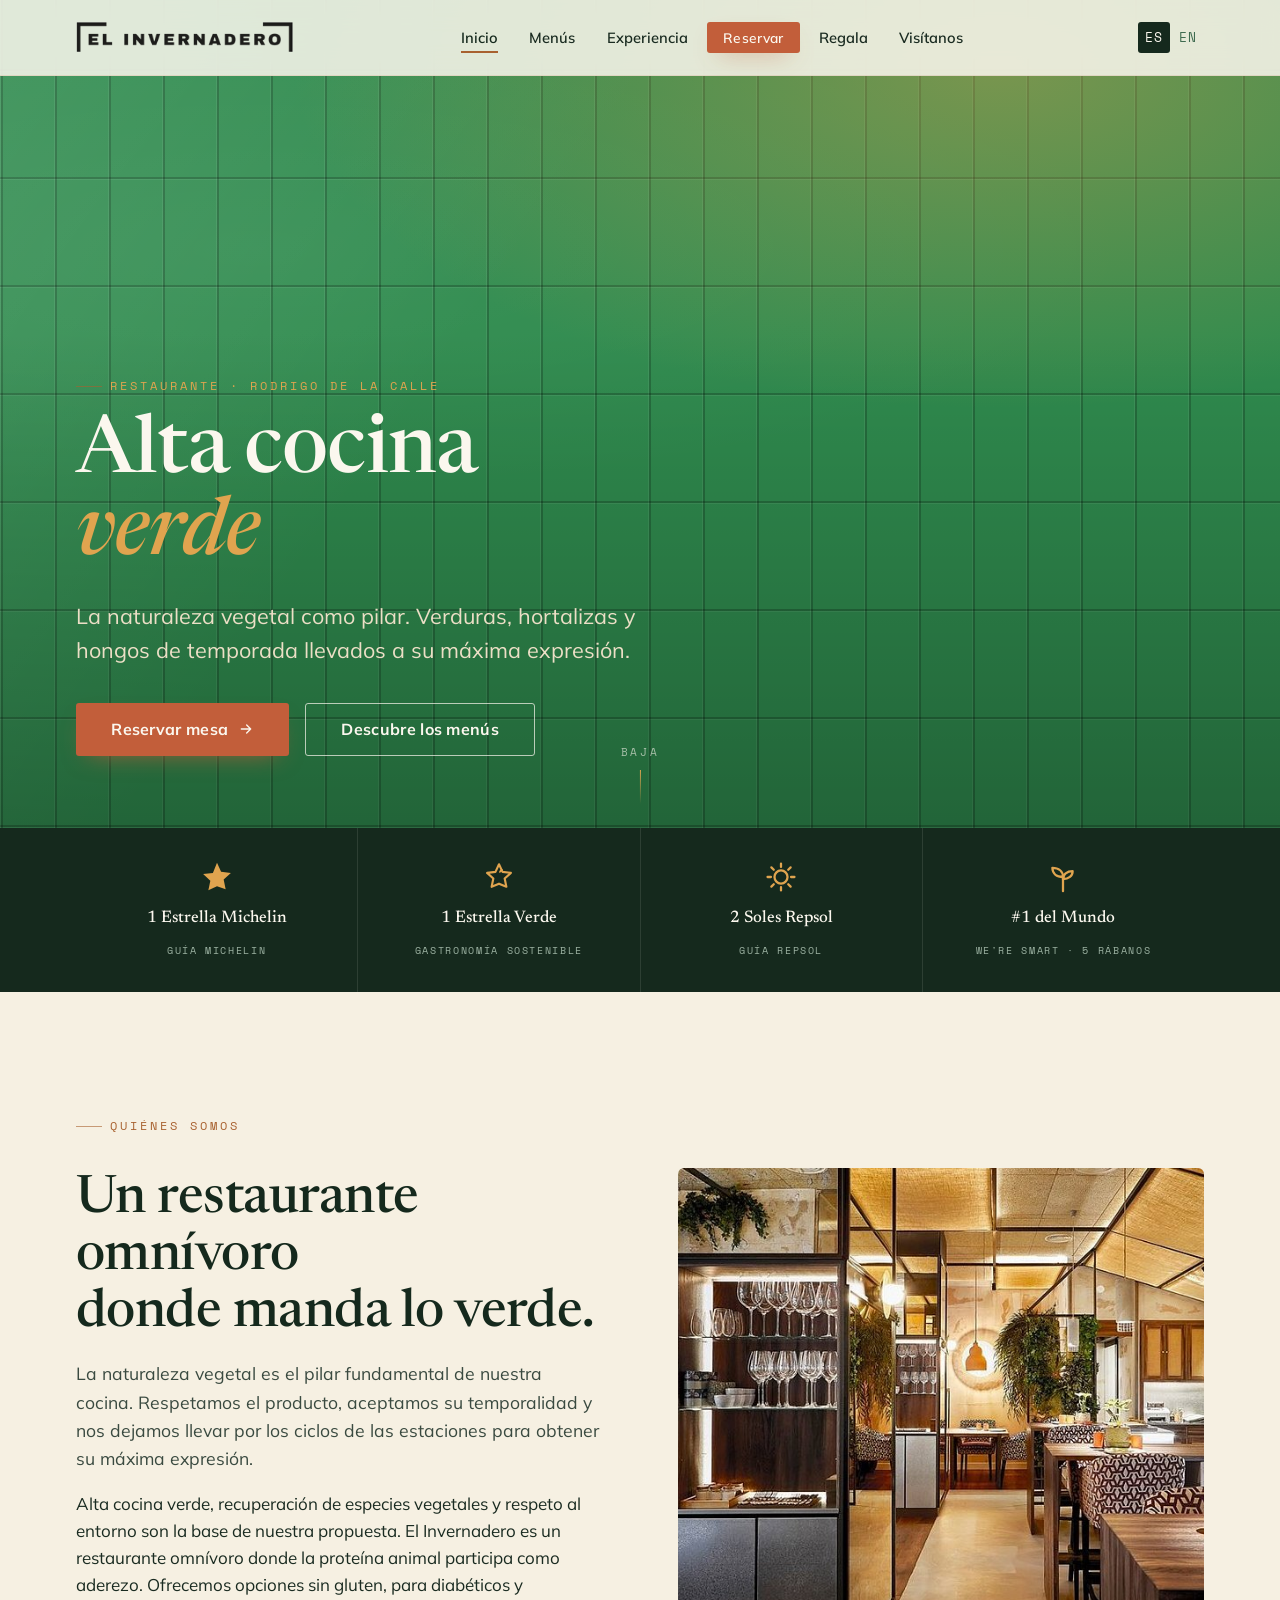
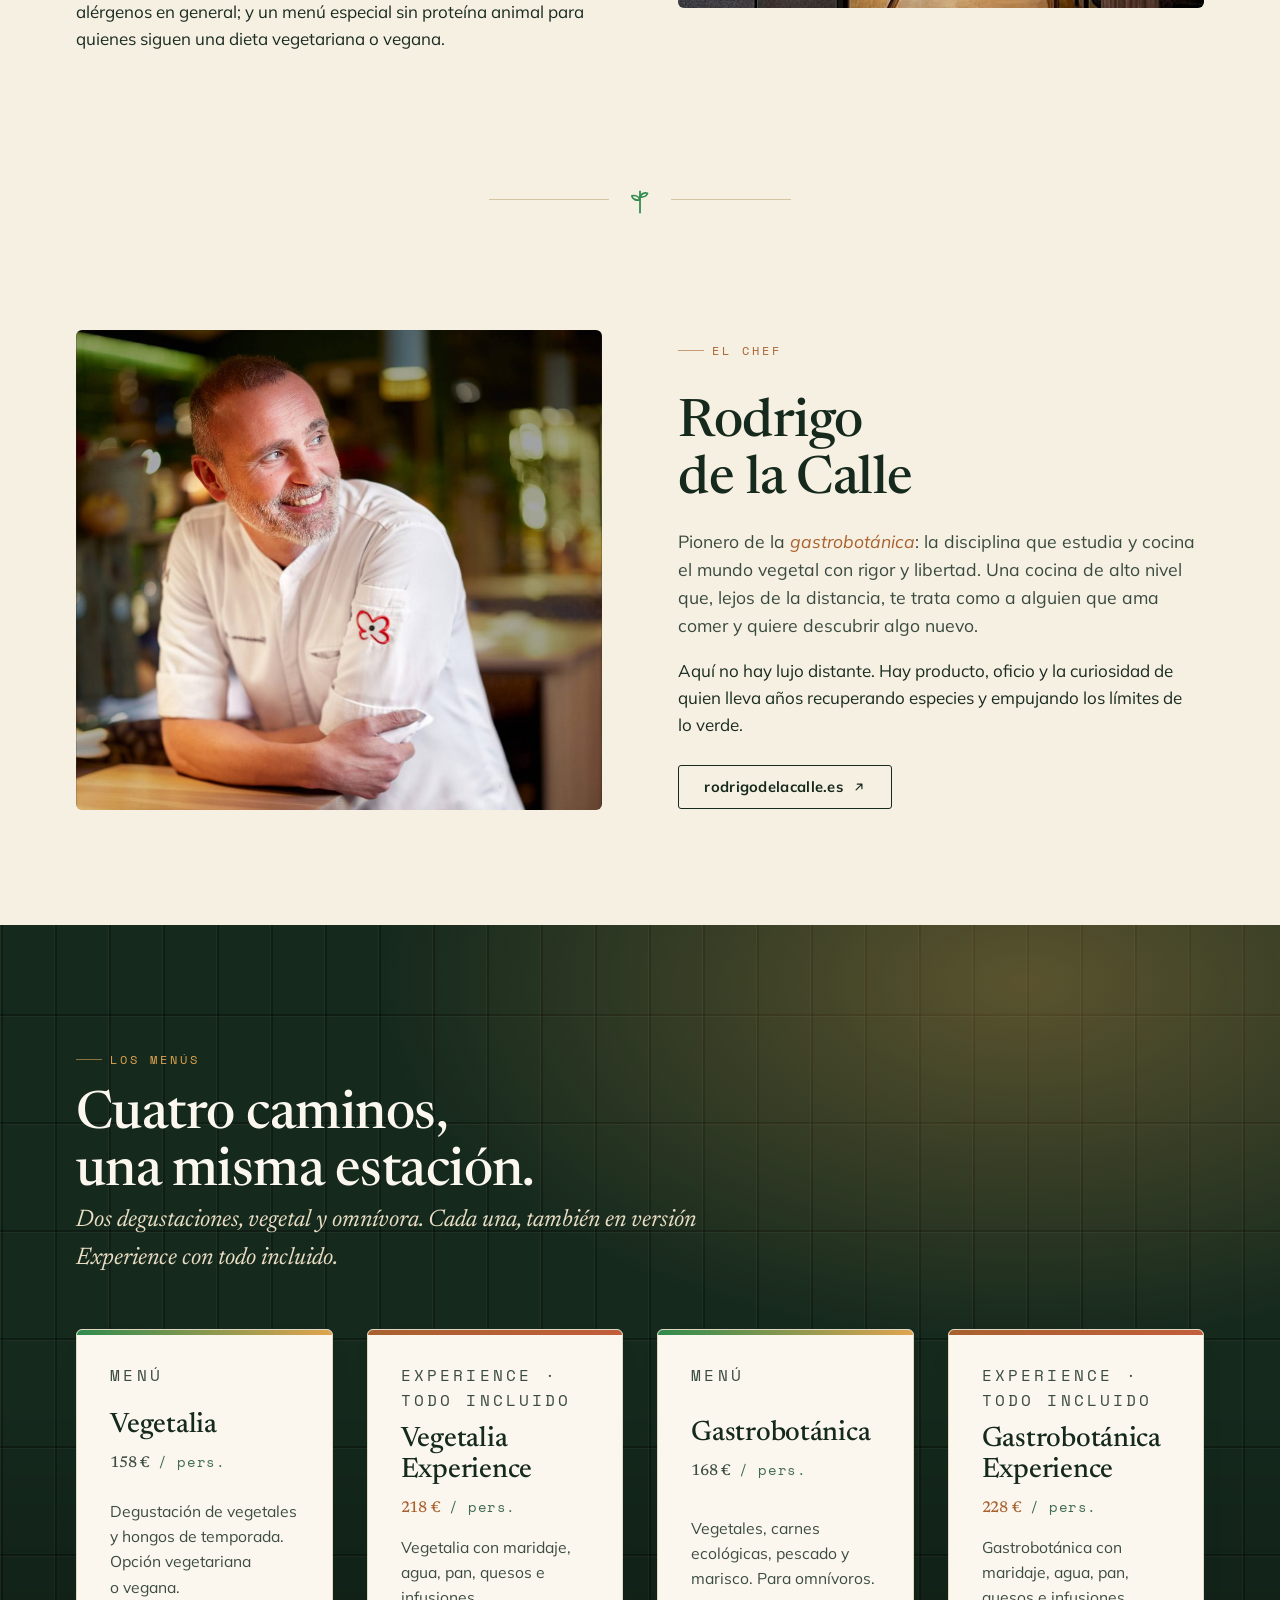
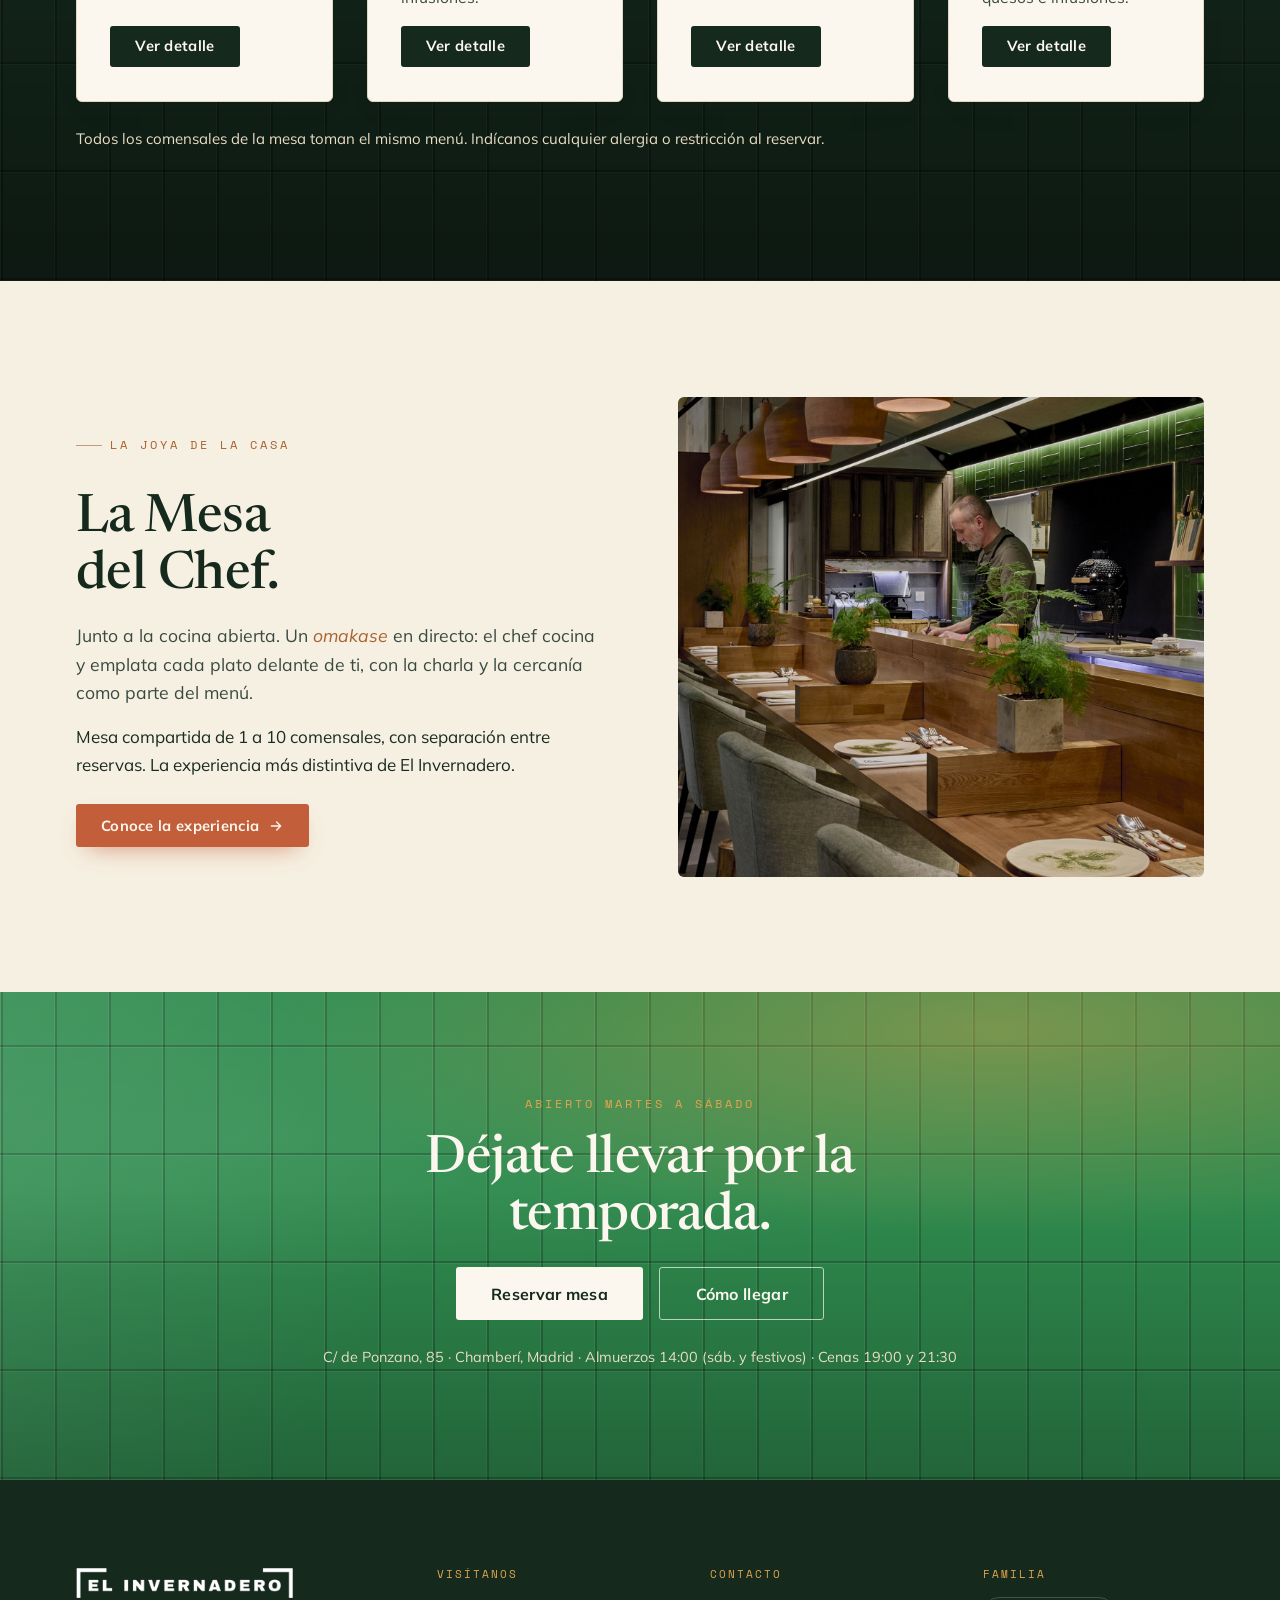
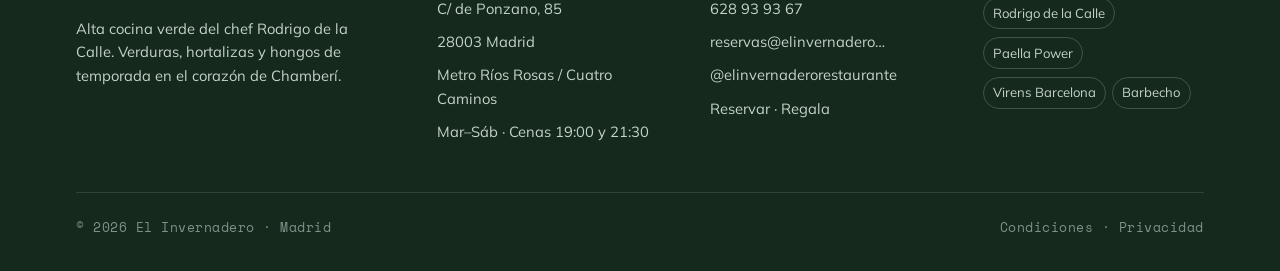
<file: index.html>
<!DOCTYPE html>
<html lang="es">
<head>
<meta charset="utf-8">
<meta name="viewport" content="width=device-width, initial-scale=1">
<title>El Invernadero · Alta cocina verde · Madrid</title>
<meta name="description" content="El Invernadero, restaurante con estrella Michelin de cocina vegetal del chef Rodrigo de la Calle en Madrid. Alta cocina verde, cercana y de temporada.">
<link rel="preconnect" href="https://fonts.googleapis.com">
<link rel="preconnect" href="https://fonts.gstatic.com" crossorigin>
<link href="https://fonts.googleapis.com/css2?family=Newsreader:ital,opsz,wght@0,6..72,400;0,6..72,500;0,6..72,600;1,6..72,400;1,6..72,500&family=Mulish:wght@300;400;500;600;700;800&family=Space+Mono:wght@400;700&family=Cormorant+Garamond:ital,wght@0,400;0,500;0,600;1,500&family=Spectral:ital,wght@0,400;0,500;0,600;1,500&display=swap" rel="stylesheet">
<link rel="stylesheet" href="assets/styles.css">
</head>
<body data-screen-label="Inicio">

<!-- ===================== BARRA ===================== -->
<header class="barra">
  <div class="envoltura barra__envoltura">
    <a class="logo" href="index.html" aria-label="El Invernadero · Madrid · Inicio">
      <img class="logo__img" src="assets/img/logo-invernadero-oscuro.png" alt="El Invernadero · Madrid" width="289" height="40">
    </a>
    <nav class="nav nav__links" aria-label="Principal">
      <a href="index.html" class="activo">Inicio</a>
      <a href="menus.html">Menús</a>
      <a href="experiencia.html">Experiencia</a>
      <a href="reservar.html" class="btn btn--primario" style="padding:.62em 1.2em;font-size:.86rem;">Reservar</a>
      <a href="regala.html">Regala</a>
      <a href="visitanos.html">Visítanos</a>
    </nav>
    <div class="idioma" aria-label="Idioma">
      <button class="on" data-idioma="es">ES</button>
      <button data-idioma="en">EN</button>
    </div>
    <button class="hamburguesa" aria-label="Abrir menú" aria-expanded="false"><span></span></button>
  </div>
</header>

<!-- menú móvil -->
<nav class="nav-movil" aria-label="Móvil">
  <a href="index.html" class="activo"><span>Inicio</span><span class="num">01</span></a>
  <a href="menus.html"><span>Menús</span><span class="num">02</span></a>
  <a href="experiencia.html"><span>Experiencia</span><span class="num">03</span></a>
  <a href="reservar.html"><span>Reservar</span><span class="num">04</span></a>
  <a href="regala.html"><span>Regala</span><span class="num">05</span></a>
  <a href="visitanos.html"><span>Visítanos</span><span class="num">06</span></a>
</nav>

<main>
<!-- ===================== HERO ===================== -->
<section class="hero azulejo" aria-label="Bienvenida">
  <div class="envoltura"><div class="hero__interior">
    <p class="eyebrow" style="color:var(--ambar);">Restaurante · Rodrigo de la Calle</p>
    <h1 class="display reveal">Alta cocina<br><em class="acento" style="font-style:italic;color:var(--ambar);">verde</em></h1>
    <p class="hero__sub reveal" data-d="1">La naturaleza vegetal como pilar. Verduras, hortalizas y hongos de temporada llevados a su máxima expresión.</p>
    <div class="hero__cta reveal" data-d="2">
      <a href="reservar.html" class="btn btn--primario btn--grande">Reservar mesa
        <svg width="16" height="16" viewBox="0 0 24 24" fill="none" stroke="currentColor" stroke-width="2" stroke-linecap="round" stroke-linejoin="round"><path d="M5 12h14M13 6l6 6-6 6"/></svg>
      </a>
      <a href="menus.html" class="btn btn--linea-clara btn--grande">Descubre los menús</a>
    </div>
  </div></div>
  <div class="hero__scroll" aria-hidden="true"><span>Baja</span><i></i></div>
</section>

<!-- ===================== PREMIOS ===================== -->
<section class="premios" aria-label="Reconocimientos">
  <div class="envoltura">
    <div class="premios__lista">
      <div class="premio reveal">
        <svg viewBox="0 0 24 24" fill="currentColor" aria-hidden="true"><path d="M12 2l2.9 6.3 6.9.8-5.1 4.7 1.4 6.8L12 18.6 5.9 21.4l1.4-6.8L2.2 9.9l6.9-.8z"/></svg>
        <b>1 Estrella Michelin</b><span>Guía Michelin</span>
      </div>
      <div class="premio reveal" data-d="1">
        <svg viewBox="0 0 24 24" fill="none" stroke="currentColor" stroke-width="1.5" stroke-linejoin="round" aria-hidden="true"><path d="M12 3l2.5 5.4 5.9.7-4.4 4 1.2 5.8L12 16.7 6.8 18.9 8 13.1 3.6 9.1l5.9-.7z"/><path d="M12 9c0-1.6 1.2-2.6 2.6-2.6 0 1.6-1.2 2.6-2.6 2.6Z" fill="currentColor" stroke="none"/></svg>
        <b>1 Estrella Verde</b><span>Gastronomía sostenible</span>
      </div>
      <div class="premio reveal" data-d="2">
        <svg viewBox="0 0 24 24" fill="none" stroke="currentColor" stroke-width="1.6" stroke-linecap="round" aria-hidden="true"><circle cx="12" cy="12" r="4.6"/><path d="M12 2.5v2.4M12 19.1v2.4M2.5 12h2.4M19.1 12h2.4M5.2 5.2l1.7 1.7M17.1 17.1l1.7 1.7M18.8 5.2l-1.7 1.7M6.9 17.1l-1.7 1.7"/></svg>
        <b>2 Soles Repsol</b><span>Guía Repsol</span>
      </div>
      <div class="premio reveal" data-d="3">
        <svg viewBox="0 0 24 24" fill="none" stroke="currentColor" stroke-width="1.6" stroke-linecap="round" stroke-linejoin="round" aria-hidden="true"><path d="M12 22V11"/><path d="M12 12C12 8 9 5.5 4.5 5.5 4.5 9.5 7.5 12 12 12Z"/><path d="M12 13.5c0-3.4 2.8-5.6 6.8-5.6 0 3.4-2.8 5.6-6.8 5.6Z"/></svg>
        <b>#1 del Mundo</b><span>We're Smart · 5 Rábanos</span>
      </div>
    </div>
  </div>
</section>

<!-- ===================== QUÉ ES ===================== -->
<section class="seccion">
  <div class="envoltura split">
    <div class="col-prosa reveal">
      <p class="eyebrow">Quiénes somos</p>
      <h2 class="titulo-seccion">Un restaurante omnívoro<br>donde manda lo verde.</h2>
      <p class="plomo">La naturaleza vegetal es el pilar fundamental de nuestra cocina. Respetamos el producto, aceptamos su temporalidad y nos dejamos llevar por los ciclos de las estaciones para obtener su máxima expresión.</p>
      <p>Alta cocina verde, recuperación de especies vegetales y respeto al entorno son la base de nuestra propuesta. El Invernadero es un restaurante omnívoro donde la proteína animal participa como aderezo. Ofrecemos opciones sin gluten, para diabéticos y alérgenos en general; y un menú especial sin proteína animal para quienes siguen una dieta vegetariana o vegana.</p>
    </div>
    <div class="media reveal" data-d="1" style="min-height:440px;">
      <!-- FOTO REAL: equipo de sala y cocina frente a la pared de azulejo verde -->
      <img src="assets/img/sala.png" alt="Interior de El Invernadero: sala con cocina abierta, cristalería y jardín vertical" loading="lazy" style="position:absolute;inset:0;width:100%;height:100%;object-fit:cover;">
    </div>
  </div>
</section>

<!-- divisor botánico -->
<div class="envoltura"><div class="divisor-bot" aria-hidden="true">
  <svg class="sprig" width="30" height="30" viewBox="0 0 24 24" fill="none" stroke="currentColor" stroke-width="1.4" stroke-linecap="round" stroke-linejoin="round"><path d="M12 22V5"/><path d="M12 12c-1-3-4-4-6.5-3.4C5.6 11.2 8.7 12.6 12 12Z"/><path d="M12 9.5c1-3 4-3.6 6-2.9C17.3 8.8 14.8 10 12 9.5Z"/></svg>
</div></div>

<!-- ===================== CHEF ===================== -->
<section class="seccion">
  <div class="envoltura split">
    <div class="media reveal" style="min-height:480px;order:-1;">
      <img src="assets/img/rodrigo.png" alt="Rodrigo de la Calle, chef de El Invernadero, apoyado en la barra de la cocina abierta con chaquetilla Michelin" loading="lazy" style="position:absolute;inset:0;width:100%;height:100%;object-fit:cover;object-position:center top;">
    </div>
    <div class="col-prosa reveal" data-d="1">
      <p class="eyebrow">El chef</p>
      <h2 class="titulo-seccion">Rodrigo<br>de la Calle</h2>
      <p class="plomo">Pionero de la <em class="acento">gastrobotánica</em>: la disciplina que estudia y cocina el mundo vegetal con rigor y libertad. Una cocina de alto nivel que, lejos de la distancia, te trata como a alguien que ama comer y quiere descubrir algo nuevo.</p>
      <p>Aquí no hay lujo distante. Hay producto, oficio y la curiosidad de quien lleva años recuperando especies y empujando los límites de lo verde.</p>
      <a href="https://rodrigodelacalle.es" target="_blank" rel="noopener" class="btn btn--linea" style="margin-top:.6rem;">rodrigodelacalle.es
        <svg width="14" height="14" viewBox="0 0 24 24" fill="none" stroke="currentColor" stroke-width="2" stroke-linecap="round" stroke-linejoin="round"><path d="M7 17L17 7M9 7h8v8"/></svg>
      </a>
    </div>
  </div>
</section>

<!-- ===================== AVANCE MENÚS ===================== -->
<section class="seccion azulejo azulejo--bosque sobre-verde">
  <div class="envoltura">
    <div style="max-width:62ch;margin-bottom:clamp(2rem,4vw,3.4rem);" class="reveal">
      <p class="eyebrow">Los menús</p>
      <h2 class="titulo-seccion">Cuatro caminos,<br>una misma estación.</h2>
      <p class="subtitulo">Dos degustaciones, vegetal y omnívora. Cada una, también en versión Experience con todo incluido.</p>
    </div>
    <div class="grid grid--4">
      <article class="menu-card reveal">
        <span class="menu-card__cinta"></span>
        <p class="menu-card__tipo">Menú</p>
        <h3>Vegetalia</h3>
        <p class="menu-card__precio">158&nbsp;€<small> / pers.</small></p>
        <p>Degustación de vegetales y hongos de temporada. Opción vegetariana o vegana.</p>
        <a href="menus.html#vegetalia" class="btn btn--verde">Ver detalle</a>
      </article>
      <article class="menu-card menu-card--exp reveal" data-d="1">
        <span class="menu-card__cinta"></span>
        <p class="menu-card__tipo">Experience · todo incluido</p>
        <h3>Vegetalia Experience</h3>
        <p class="menu-card__precio">218&nbsp;€<small> / pers.</small></p>
        <p>Vegetalia con maridaje, agua, pan, quesos e infusiones.</p>
        <a href="menus.html#vegetalia-exp" class="btn btn--verde">Ver detalle</a>
      </article>
      <article class="menu-card reveal" data-d="2">
        <span class="menu-card__cinta"></span>
        <p class="menu-card__tipo">Menú</p>
        <h3>Gastrobotánica</h3>
        <p class="menu-card__precio">168&nbsp;€<small> / pers.</small></p>
        <p>Vegetales, carnes ecológicas, pescado y marisco. Para omnívoros.</p>
        <a href="menus.html#gastrobotanica" class="btn btn--verde">Ver detalle</a>
      </article>
      <article class="menu-card menu-card--exp reveal" data-d="3">
        <span class="menu-card__cinta"></span>
        <p class="menu-card__tipo">Experience · todo incluido</p>
        <h3>Gastrobotánica Experience</h3>
        <p class="menu-card__precio">228&nbsp;€<small> / pers.</small></p>
        <p>Gastrobotánica con maridaje, agua, pan, quesos e infusiones.</p>
        <a href="menus.html#gastrobotanica-exp" class="btn btn--verde">Ver detalle</a>
      </article>
    </div>
    <p style="margin-top:1.6rem;color:#e9ddc4;font-size:.94rem;">Todos los comensales de la mesa toman el mismo menú. Indícanos cualquier alergia o restricción al reservar.</p>
  </div>
</section>

<!-- ===================== MESA DEL CHEF ===================== -->
<section class="seccion">
  <div class="envoltura split">
    <div class="col-prosa reveal">
      <p class="eyebrow">La joya de la casa</p>
      <h2 class="titulo-seccion">La Mesa<br>del Chef.</h2>
      <p class="plomo">Junto a la cocina abierta. Un <em class="acento">omakase</em> en directo: el chef cocina y emplata cada plato delante de ti, con la charla y la cercanía como parte del menú.</p>
      <p>Mesa compartida de 1 a 10 comensales, con separación entre reservas. La experiencia más distintiva de El Invernadero.</p>
      <a href="experiencia.html" class="btn btn--primario" style="margin-top:.6rem;">Conoce la experiencia
        <svg width="16" height="16" viewBox="0 0 24 24" fill="none" stroke="currentColor" stroke-width="2" stroke-linecap="round" stroke-linejoin="round"><path d="M5 12h14M13 6l6 6-6 6"/></svg>
      </a>
    </div>
    <div class="media reveal" data-d="1" style="min-height:480px;">
      <!-- FOTO REAL: la cocina abierta / mesa del chef contra el azulejo verde -->
      <img src="assets/img/mesa-chef.jpg" alt="La Mesa del Chef de El Invernadero: barra de madera frente a la cocina abierta con azulejo verde y plantas de temporada" loading="lazy" style="position:absolute;inset:0;width:100%;height:100%;object-fit:cover;">
    </div>
  </div>
</section>

<!-- ===================== BANDA CTA ===================== -->
<section class="banda azulejo seccion--ajustado sobre-verde" style="padding-top:clamp(56px,8vw,96px);padding-bottom:clamp(56px,8vw,96px);">
  <div class="envoltura centro">
    <p class="eyebrow solo" style="justify-content:center;color:var(--ambar);">Abierto martes a sábado</p>
    <h2 class="titulo-seccion reveal" style="color:var(--blanco-roto);max-width:18ch;margin:0 auto 1.4rem;">Déjate llevar por la temporada.</h2>
    <div class="hero__cta reveal" data-d="1" style="justify-content:center;">
      <a href="reservar.html" class="btn btn--claro btn--grande">Reservar mesa</a>
      <a href="visitanos.html" class="btn btn--linea-clara btn--grande">Cómo llegar</a>
    </div>
    <p style="margin-top:1.6rem;color:#e9ddc4;font-size:.9rem;">C/ de Ponzano, 85 · Chamberí, Madrid · Almuerzos 14:00 (sáb. y festivos) · Cenas 19:00 y 21:30</p>
  </div>
</section>
</main>

<!-- ===================== FOOTER ===================== -->
<footer class="pie">
  <div class="envoltura">
    <div class="pie__top">
      <div class="pie__logo">
        <a class="logo" href="index.html" aria-label="El Invernadero · Madrid">
          <img class="logo__img" src="assets/img/logo-invernadero-blanco.png" alt="El Invernadero · Madrid" width="289" height="40">
        </a>
        <p style="margin-top:1.2rem;font-size:.92rem;max-width:34ch;">Alta cocina verde del chef Rodrigo de la Calle. Verduras, hortalizas y hongos de temporada en el corazón de Chamberí.</p>
      </div>
      <div>
        <h4>Visítanos</h4>
        <ul>
          <li>C/ de Ponzano, 85</li>
          <li>28003 Madrid</li>
          <li>Metro Ríos Rosas / Cuatro Caminos</li>
          <li>Mar–Sáb · Cenas 19:00 y 21:30</li>
        </ul>
      </div>
      <div>
        <h4>Contacto</h4>
        <ul>
          <li><a href="tel:+34628939367">628 93 93 67</a></li>
          <li><a href="mailto:reservas@elinvernaderorestaurante.com">reservas@elinvernadero…</a></li>
          <li><a href="https://www.instagram.com/elinvernaderorestaurante" target="_blank" rel="noopener">@elinvernaderorestaurante</a></li>
          <li><a href="reservar.html">Reservar</a> · <a href="regala.html">Regala</a></li>
        </ul>
      </div>
      <div>
        <h4>Familia</h4>
        <div class="pie__hermanas">
          <a href="https://rodrigodelacalle.es" target="_blank" rel="noopener">Rodrigo de la Calle</a>
          <a href="https://paellapower.com" target="_blank" rel="noopener">Paella Power</a>
          <a href="https://www.virensbarcelona.com" target="_blank" rel="noopener">Virens Barcelona</a>
          <a href="https://barbechobar.com" target="_blank" rel="noopener">Barbecho</a>
        </div>
      </div>
    </div>
    <div class="pie__bottom">
      <span>© 2026 El Invernadero · Madrid</span>
      <span>Condiciones · Privacidad</span>
    </div>
  </div>
</footer>

<!-- ===================== AJUSTES ===================== -->
<button class="ajustes-btn" aria-label="Ajustes de diseño" aria-expanded="false" style="display:none">
  <svg viewBox="0 0 24 24" fill="none" stroke="currentColor" stroke-width="1.7" stroke-linecap="round" aria-hidden="true"><path d="M4 7h10M18 7h2M4 17h2M10 17h10"/><circle cx="16" cy="7" r="2.2"/><circle cx="8" cy="17" r="2.2"/></svg>
</button>
<aside class="ajustes" role="dialog" aria-label="Ajustes de diseño">
  <p class="ajustes__t">Personaliza</p>
  <h3 class="ajustes__s">Ajustes de diseño</h3>
  <div class="ajustes__grupo">
    <label>Verde del azulejo</label>
    <div class="swatches" data-swatch="verde">
      <button data-val="#2f8b4e" style="background:#2f8b4e" aria-label="Esmeralda"></button>
      <button data-val="#1f6a3a" style="background:#1f6a3a" aria-label="Bosque"></button>
      <button data-val="#2f8273" style="background:#2f8273" aria-label="Verde mar"></button>
      <button data-val="#5a7e2c" style="background:#5a7e2c" aria-label="Oliva"></button>
    </div>
  </div>
  <div class="ajustes__grupo">
    <label>Acento cálido</label>
    <div class="swatches" data-swatch="acento">
      <button data-val="#c25e3a" style="background:#c25e3a" aria-label="Terracota"></button>
      <button data-val="#a8612f" style="background:#a8612f" aria-label="Cobre"></button>
      <button data-val="#bb8a3c" style="background:#bb8a3c" aria-label="Ámbar"></button>
    </div>
  </div>
  <div class="ajustes__grupo">
    <label>Serif de titulares</label>
    <div class="seg" data-seg="serif">
      <button data-val="Newsreader">Newsreader</button>
      <button data-val="Cormorant">Cormorant</button>
      <button data-val="Spectral">Spectral</button>
    </div>
  </div>
  <div class="ajustes__grupo">
    <label>Intensidad del azulejo</label>
    <input type="range" min="0" max="10" step="1" data-slider="azulejo" aria-label="Intensidad del azulejo">
  </div>
  <div class="ajustes__grupo">
    <label>Líneas botánicas</label>
    <div class="seg" data-seg="botanica">
      <button data-val="1">Sí</button>
      <button data-val="0">No</button>
    </div>
  </div>
  <button class="ajustes__reset">↺ Restablecer</button>
</aside>

<script src="assets/site.js"></script>
</body>
</html>
</file>
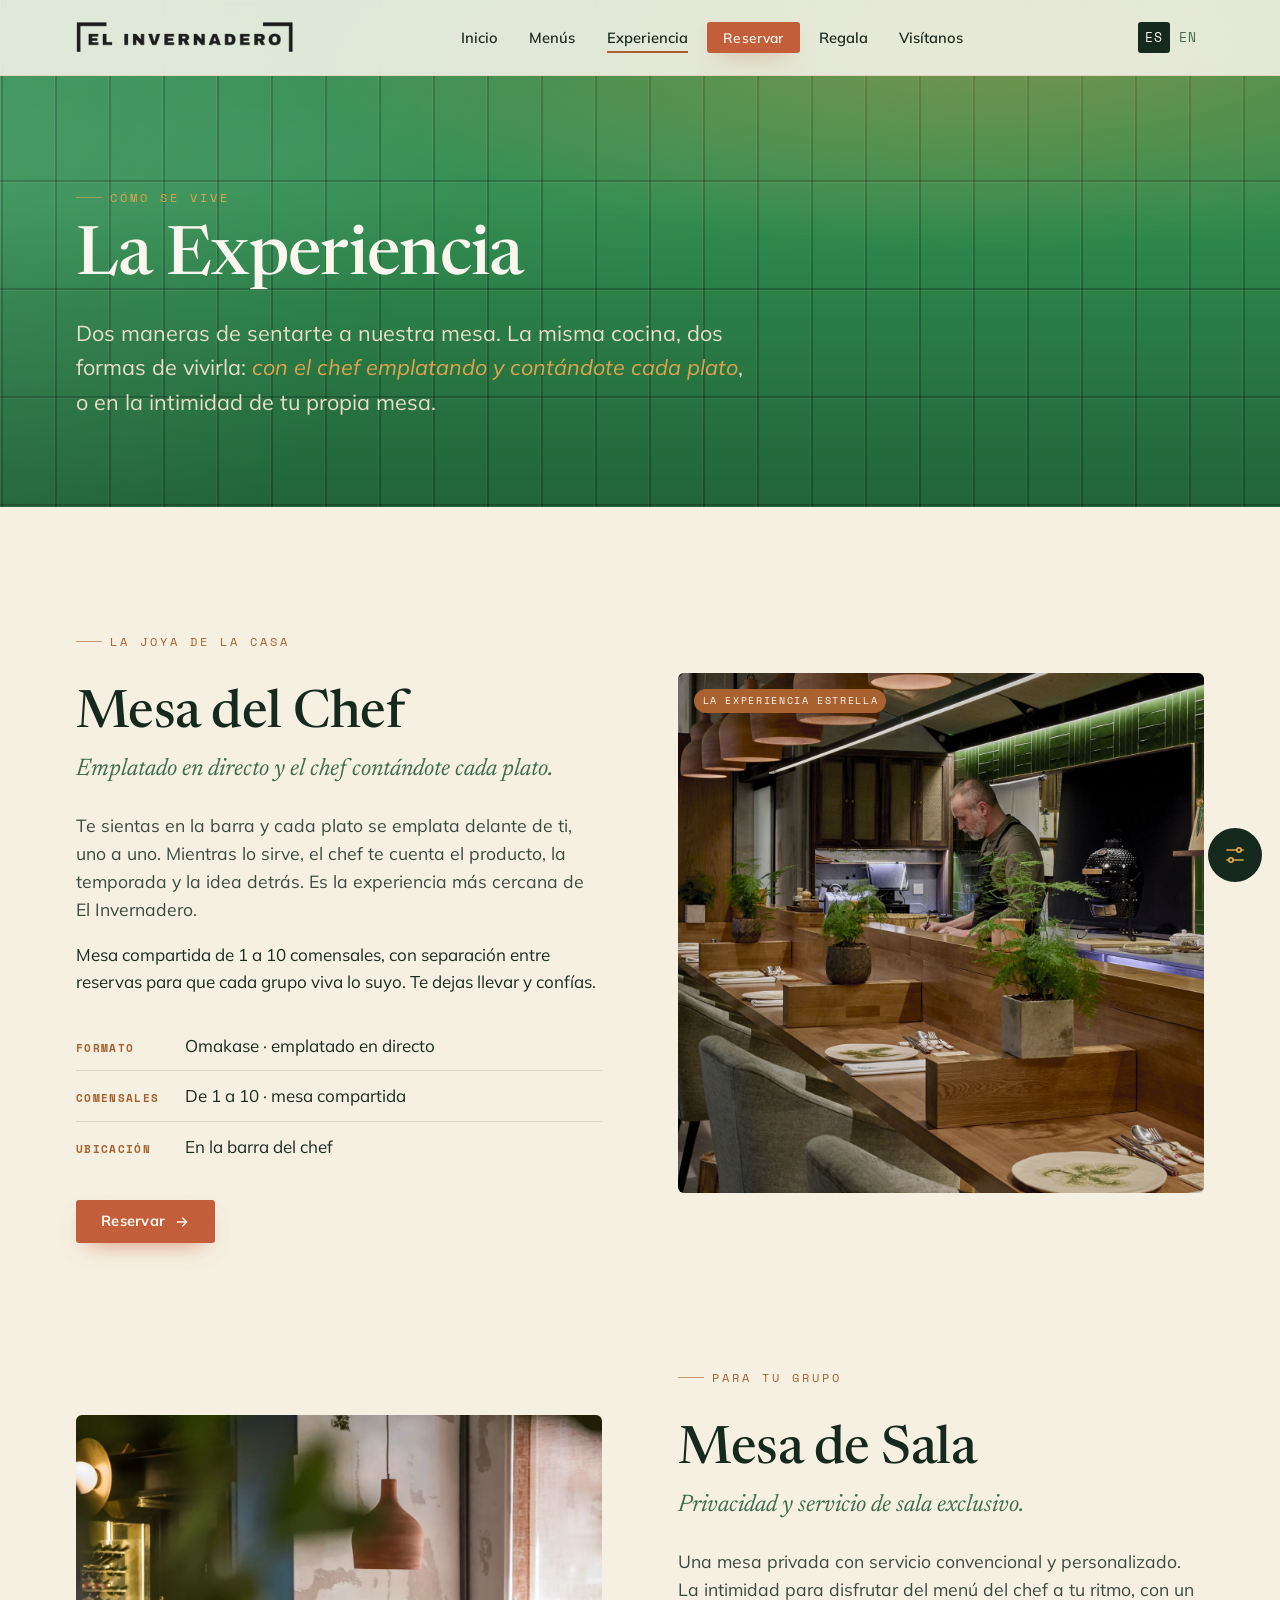
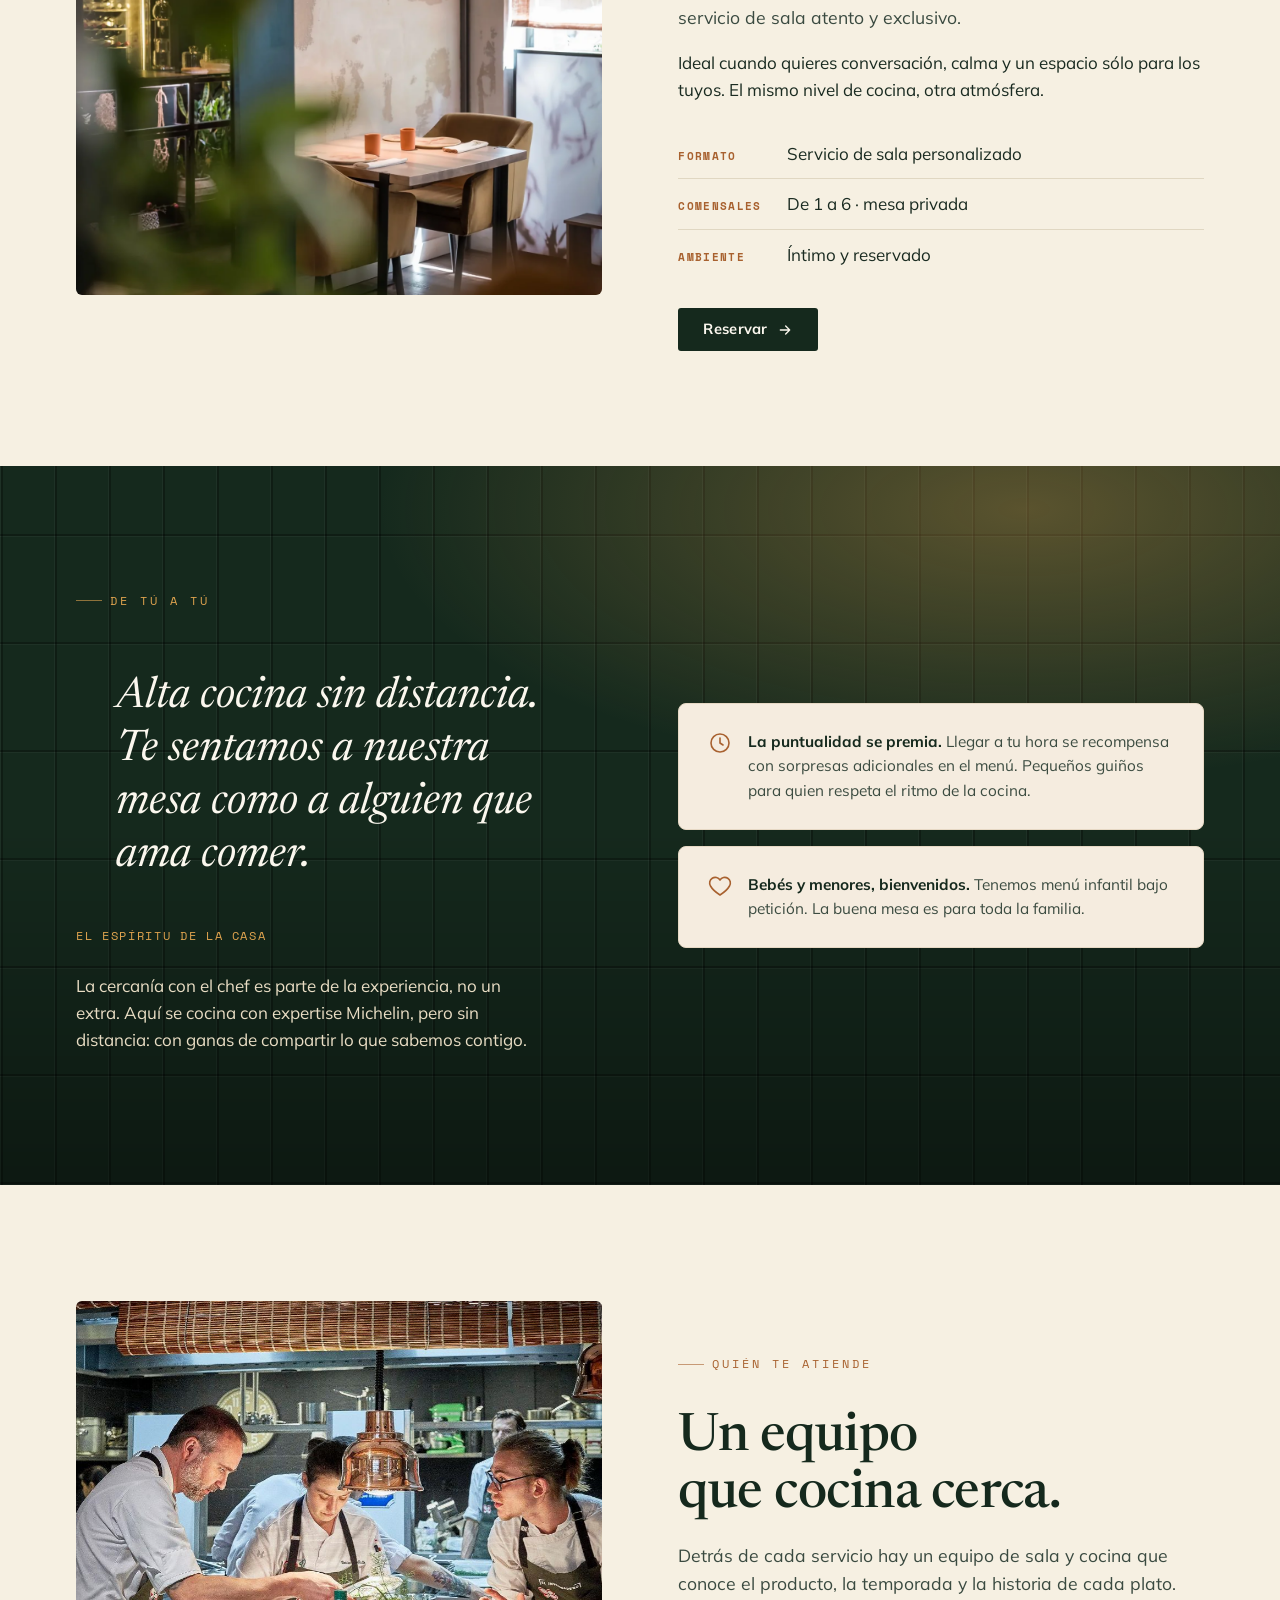
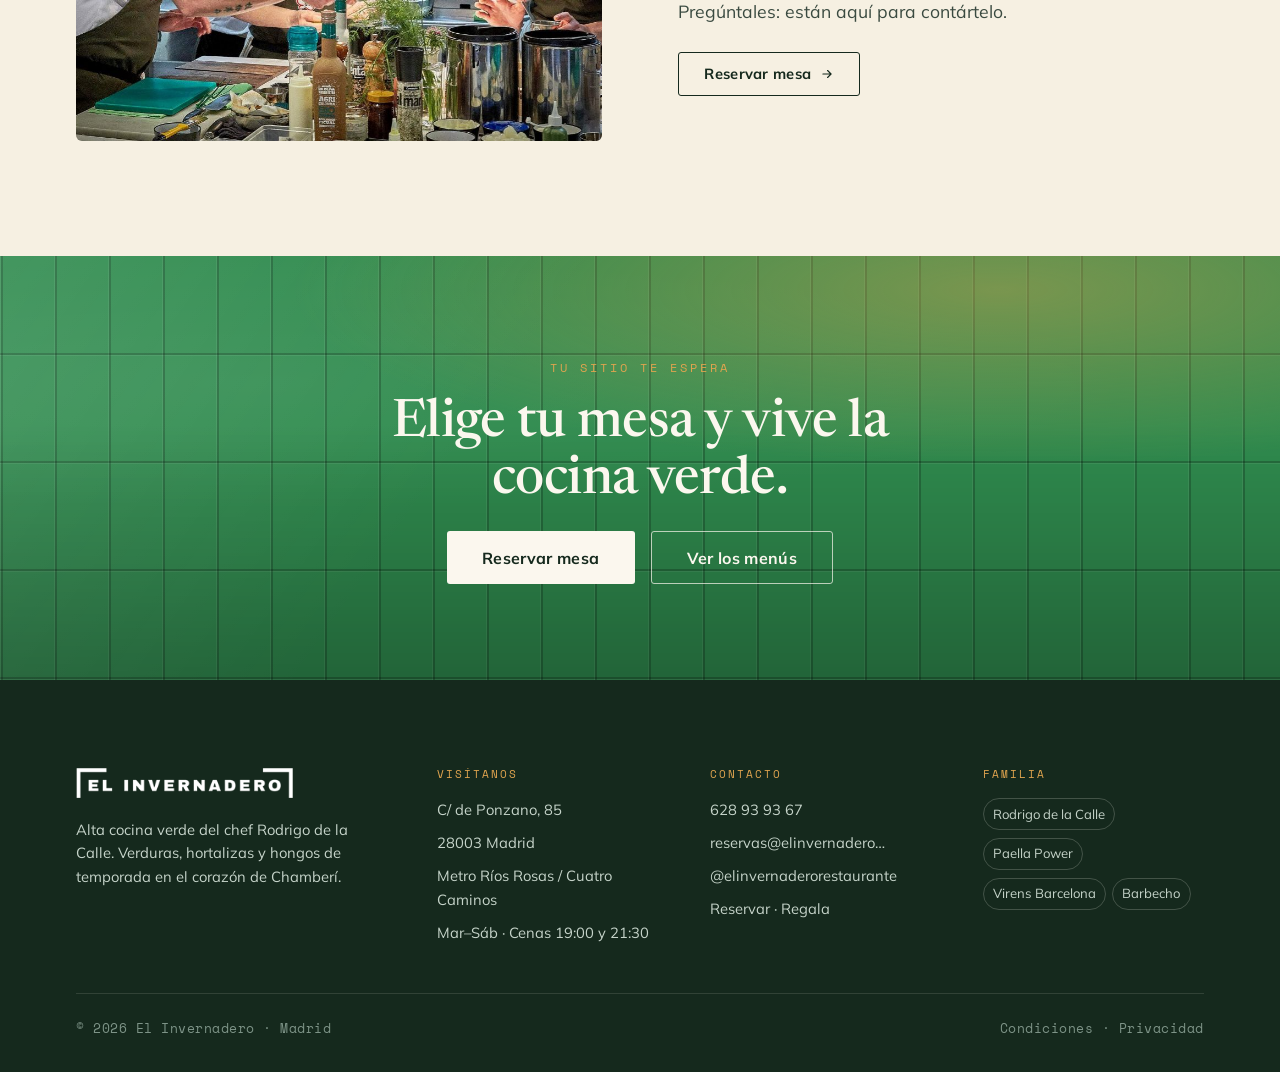
<file: experiencia.html>
<!DOCTYPE html>
<html lang="es">
<head>
<meta charset="utf-8">
<meta name="viewport" content="width=device-width, initial-scale=1">
<title>La Experiencia · Mesa del Chef · El Invernadero</title>
<meta name="description" content="Dos formas de vivir El Invernadero: la Mesa del Chef, un omakase en directo junto a la cocina abierta, y la Mesa de Sala, privada y personalizada.">
<link rel="preconnect" href="https://fonts.googleapis.com">
<link rel="preconnect" href="https://fonts.gstatic.com" crossorigin>
<link href="https://fonts.googleapis.com/css2?family=Newsreader:ital,opsz,wght@0,6..72,400;0,6..72,500;0,6..72,600;1,6..72,400;1,6..72,500&family=Mulish:wght@300;400;500;600;700;800&family=Space+Mono:wght@400;700&family=Cormorant+Garamond:ital,wght@0,400;0,500;0,600;1,500&family=Spectral:ital,wght@0,400;0,500;0,600;1,500&display=swap" rel="stylesheet">
<link rel="stylesheet" href="assets/styles.css">
</head>
<body data-screen-label="Experiencia">

<!-- ===================== BARRA ===================== -->
<header class="barra">
  <div class="envoltura barra__envoltura">
    <a class="logo" href="index.html" aria-label="El Invernadero · Madrid · Inicio">
      <img class="logo__img" src="assets/img/logo-invernadero-oscuro.png" alt="El Invernadero · Madrid" width="289" height="40">
    </a>
    <nav class="nav nav__links" aria-label="Principal">
      <a href="index.html">Inicio</a>
      <a href="menus.html">Menús</a>
      <a href="experiencia.html" class="activo">Experiencia</a>
      <a href="reservar.html" class="btn btn--primario" style="padding:.62em 1.2em;font-size:.86rem;">Reservar</a>
      <a href="regala.html">Regala</a>
      <a href="visitanos.html">Visítanos</a>
    </nav>
    <div class="idioma" aria-label="Idioma">
      <button class="on" data-idioma="es">ES</button>
      <button data-idioma="en">EN</button>
    </div>
    <button class="hamburguesa" aria-label="Abrir menú" aria-expanded="false"><span></span></button>
  </div>
</header>
<nav class="nav-movil" aria-label="Móvil">
  <a href="index.html"><span>Inicio</span><span class="num">01</span></a>
  <a href="menus.html"><span>Menús</span><span class="num">02</span></a>
  <a href="experiencia.html" class="activo"><span>Experiencia</span><span class="num">03</span></a>
  <a href="reservar.html"><span>Reservar</span><span class="num">04</span></a>
  <a href="regala.html"><span>Regala</span><span class="num">05</span></a>
  <a href="visitanos.html"><span>Visítanos</span><span class="num">06</span></a>
</nav>

<main>
<!-- ===================== CABECERA ===================== -->
<section class="cabecera azulejo sobre-verde">
  <div class="envoltura">
    <p class="eyebrow">Cómo se vive</p>
    <h1 class="display">La Experiencia</h1>
    <p class="hero__sub" style="margin-bottom:0;max-width:52ch;">Dos maneras de sentarte a nuestra mesa. La misma cocina, dos formas de vivirla: <em class="acento" style="color:var(--ambar);font-style:italic;">con el chef emplatando y contándote cada plato</em>, o en la intimidad de tu propia mesa.</p>
  </div>
</section>

<!-- ===================== MESA DEL CHEF ===================== -->
<section class="seccion" id="mesa-del-chef">
  <div class="envoltura split">
    <div class="col-prosa reveal">
      <p class="eyebrow">La joya de la casa</p>
      <h2 class="titulo-seccion">Mesa del Chef</h2>
      <p class="subtitulo" style="margin:.4rem 0 1.4rem;">Emplatado en directo y el chef contándote cada plato.</p>
      <p class="plomo">Te sientas en la barra y cada plato se emplata delante de ti, uno a uno. Mientras lo sirve, el chef te cuenta el producto, la temporada y la idea detrás. Es la experiencia más cercana de El Invernadero.</p>
      <p>Mesa compartida de 1 a 10 comensales, con separación entre reservas para que cada grupo viva lo suyo. Te dejas llevar y confías.</p>
      <div style="margin-top:1.6rem;">
        <div class="dato-fila"><b>Formato</b><span>Omakase · emplatado en directo</span></div>
        <div class="dato-fila"><b>Comensales</b><span>De 1 a 10 · mesa compartida</span></div>
        <div class="dato-fila"><b>Ubicación</b><span>En la barra del chef</span></div>
      </div>
      <a href="reservar.html" class="btn btn--primario" style="margin-top:1.8rem;">Reservar
        <svg width="16" height="16" viewBox="0 0 24 24" fill="none" stroke="currentColor" stroke-width="2" stroke-linecap="round" stroke-linejoin="round"><path d="M5 12h14M13 6l6 6-6 6"/></svg>
      </a>
    </div>
    <div class="media reveal" data-d="1" style="min-height:520px;position:relative;">
      <span class="distintivo">La experiencia estrella</span>
      <!-- FOTO REAL: la cocina abierta / mesa del chef contra el azulejo verde -->
      <img src="assets/img/mesa-chef.jpg" alt="La Mesa del Chef: barra de madera frente a la cocina abierta con azulejo verde y plantas de temporada" loading="lazy" style="position:absolute;inset:0;width:100%;height:100%;object-fit:cover;">
    </div>
  </div>
</section>

<!-- ===================== MESA DE SALA ===================== -->
<section class="seccion" id="mesa-de-sala" style="padding-top:0;">
  <div class="envoltura split">
    <div class="media reveal" style="min-height:480px;order:-1;">
      <!-- FOTO: sala / mesa privada con vajilla de terracota -->
      <img src="assets/img/sala-mesa.jpg" alt="Mesa de Sala de El Invernadero: mesa privada con vajilla de terracota bajo lámpara de barro y vegetación" loading="lazy" style="position:absolute;inset:0;width:100%;height:100%;object-fit:cover;">
    </div>
    <div class="col-prosa reveal" data-d="1">
      <p class="eyebrow">Para tu grupo</p>
      <h2 class="titulo-seccion">Mesa de Sala</h2>
      <p class="subtitulo" style="margin:.4rem 0 1.4rem;">Privacidad y servicio de sala exclusivo.</p>
      <p class="plomo">Una mesa privada con servicio convencional y personalizado. La intimidad para disfrutar del menú del chef a tu ritmo, con un servicio de sala atento y exclusivo.</p>
      <p>Ideal cuando quieres conversación, calma y un espacio sólo para los tuyos. El mismo nivel de cocina, otra atmósfera.</p>
      <div style="margin-top:1.6rem;">
        <div class="dato-fila"><b>Formato</b><span>Servicio de sala personalizado</span></div>
        <div class="dato-fila"><b>Comensales</b><span>De 1 a 6 · mesa privada</span></div>
        <div class="dato-fila"><b>Ambiente</b><span>Íntimo y reservado</span></div>
      </div>
      <a href="reservar.html" class="btn btn--verde" style="margin-top:1.8rem;">Reservar
        <svg width="16" height="16" viewBox="0 0 24 24" fill="none" stroke="currentColor" stroke-width="2" stroke-linecap="round" stroke-linejoin="round"><path d="M5 12h14M13 6l6 6-6 6"/></svg>
      </a>
    </div>
  </div>
</section>

<!-- ===================== FILOSOFÍA / CERCANÍA ===================== -->
<section class="seccion azulejo azulejo--bosque sobre-verde">
  <div class="envoltura split">
    <div class="reveal">
      <p class="eyebrow">De tú a tú</p>
      <blockquote class="cita cita--clara" style="max-width:20ch;">Alta cocina sin distancia. Te sentamos a nuestra mesa como a alguien que ama comer.</blockquote>
      <p class="firma" style="color:var(--ambar);">El espíritu de la casa</p>
      <p style="color:#e9ddc4;max-width:46ch;margin-top:1.6rem;">La cercanía con el chef es parte de la experiencia, no un extra. Aquí se cocina con expertise Michelin, pero sin distancia: con ganas de compartir lo que sabemos contigo.</p>
    </div>
    <div class="reveal" data-d="1" style="display:flex;flex-direction:column;gap:1rem;justify-content:center;">
      <div class="aviso aviso--calido">
        <svg viewBox="0 0 24 24" fill="none" stroke="currentColor" stroke-width="1.6" stroke-linecap="round" stroke-linejoin="round"><circle cx="12" cy="12" r="9"/><path d="M12 7v5l3 2"/></svg>
        <p><b>La puntualidad se premia.</b> Llegar a tu hora se recompensa con sorpresas adicionales en el menú. Pequeños guiños para quien respeta el ritmo de la cocina.</p>
      </div>
      <div class="aviso aviso--calido">
        <svg viewBox="0 0 24 24" fill="none" stroke="currentColor" stroke-width="1.6" stroke-linecap="round" stroke-linejoin="round"><path d="M12 21s-7-4.5-9.5-9A5.2 5.2 0 0 1 12 6a5.2 5.2 0 0 1 9.5 6c-2.5 4.5-9.5 9-9.5 9Z"/></svg>
        <p><b>Bebés y menores, bienvenidos.</b> Tenemos menú infantil bajo petición. La buena mesa es para toda la familia.</p>
      </div>
    </div>
  </div>
</section>

<!-- ===================== EQUIPO ===================== -->
<section class="seccion">
  <div class="envoltura split">
    <div class="media reveal" style="min-height:440px;order:-1;">
      <!-- FOTO REAL: equipo de sala y cocina -->
      <img src="assets/img/equipo.jpg" alt="Equipo de sala y cocina de El Invernadero frente a la pared de azulejo verde" loading="lazy" style="position:absolute;inset:0;width:100%;height:100%;object-fit:cover;">
    </div>
    <div class="col-prosa reveal" data-d="1">
      <p class="eyebrow">Quién te atiende</p>
      <h2 class="titulo-seccion">Un equipo<br>que cocina cerca.</h2>
      <p class="plomo">Detrás de cada servicio hay un equipo de sala y cocina que conoce el producto, la temporada y la historia de cada plato. Pregúntales: están aquí para contártelo.</p>
      <a href="reservar.html" class="btn btn--linea" style="margin-top:.6rem;">Reservar mesa
        <svg width="14" height="14" viewBox="0 0 24 24" fill="none" stroke="currentColor" stroke-width="2" stroke-linecap="round" stroke-linejoin="round"><path d="M5 12h14M13 6l6 6-6 6"/></svg>
      </a>
    </div>
  </div>
</section>

<!-- ===================== BANDA CTA ===================== -->
<section class="banda azulejo seccion--ajustado sobre-verde" style="padding-top:clamp(56px,8vw,96px);padding-bottom:clamp(56px,8vw,96px);">
  <div class="envoltura centro">
    <p class="eyebrow solo" style="justify-content:center;color:var(--ambar);">Tu sitio te espera</p>
    <h2 class="titulo-seccion reveal" style="color:var(--blanco-roto);max-width:20ch;margin:0 auto 1.4rem;">Elige tu mesa y vive la cocina verde.</h2>
    <div class="hero__cta reveal" data-d="1" style="justify-content:center;">
      <a href="reservar.html" class="btn btn--claro btn--grande">Reservar mesa</a>
      <a href="menus.html" class="btn btn--linea-clara btn--grande">Ver los menús</a>
    </div>
  </div>
</section>
</main>

<!-- ===================== FOOTER ===================== -->
<footer class="pie">
  <div class="envoltura">
    <div class="pie__top">
      <div class="pie__logo">
        <a class="logo" href="index.html" aria-label="El Invernadero · Madrid">
          <img class="logo__img" src="assets/img/logo-invernadero-blanco.png" alt="El Invernadero · Madrid" width="289" height="40">
        </a>
        <p style="margin-top:1.2rem;font-size:.92rem;max-width:34ch;">Alta cocina verde del chef Rodrigo de la Calle. Verduras, hortalizas y hongos de temporada en el corazón de Chamberí.</p>
      </div>
      <div>
        <h4>Visítanos</h4>
        <ul>
          <li>C/ de Ponzano, 85</li>
          <li>28003 Madrid</li>
          <li>Metro Ríos Rosas / Cuatro Caminos</li>
          <li>Mar–Sáb · Cenas 19:00 y 21:30</li>
        </ul>
      </div>
      <div>
        <h4>Contacto</h4>
        <ul>
          <li><a href="tel:+34628939367">628 93 93 67</a></li>
          <li><a href="mailto:reservas@elinvernaderorestaurante.com">reservas@elinvernadero…</a></li>
          <li><a href="https://www.instagram.com/elinvernaderorestaurante" target="_blank" rel="noopener">@elinvernaderorestaurante</a></li>
          <li><a href="reservar.html">Reservar</a> · <a href="regala.html">Regala</a></li>
        </ul>
      </div>
      <div>
        <h4>Familia</h4>
        <div class="pie__hermanas">
          <a href="https://rodrigodelacalle.es" target="_blank" rel="noopener">Rodrigo de la Calle</a>
          <a href="https://paellapower.com" target="_blank" rel="noopener">Paella Power</a>
          <a href="https://www.virensbarcelona.com" target="_blank" rel="noopener">Virens Barcelona</a>
          <a href="https://barbechobar.com" target="_blank" rel="noopener">Barbecho</a>
        </div>
      </div>
    </div>
    <div class="pie__bottom">
      <span>© 2026 El Invernadero · Madrid</span>
      <span>Condiciones · Privacidad</span>
    </div>
  </div>
</footer>

<!-- ===================== AJUSTES ===================== -->
<button class="ajustes-btn" aria-label="Ajustes de diseño" aria-expanded="false">
  <svg viewBox="0 0 24 24" fill="none" stroke="currentColor" stroke-width="1.7" stroke-linecap="round" aria-hidden="true"><path d="M4 7h10M18 7h2M4 17h2M10 17h10"/><circle cx="16" cy="7" r="2.2"/><circle cx="8" cy="17" r="2.2"/></svg>
</button>
<aside class="ajustes" role="dialog" aria-label="Ajustes de diseño">
  <p class="ajustes__t">Personaliza</p>
  <h3 class="ajustes__s">Ajustes de diseño</h3>
  <div class="ajustes__grupo">
    <label>Verde del azulejo</label>
    <div class="swatches" data-swatch="verde">
      <button data-val="#2f8b4e" style="background:#2f8b4e" aria-label="Esmeralda"></button>
      <button data-val="#1f6a3a" style="background:#1f6a3a" aria-label="Bosque"></button>
      <button data-val="#2f8273" style="background:#2f8273" aria-label="Verde mar"></button>
      <button data-val="#5a7e2c" style="background:#5a7e2c" aria-label="Oliva"></button>
    </div>
  </div>
  <div class="ajustes__grupo">
    <label>Acento cálido</label>
    <div class="swatches" data-swatch="acento">
      <button data-val="#c25e3a" style="background:#c25e3a" aria-label="Terracota"></button>
      <button data-val="#a8612f" style="background:#a8612f" aria-label="Cobre"></button>
      <button data-val="#bb8a3c" style="background:#bb8a3c" aria-label="Ámbar"></button>
    </div>
  </div>
  <div class="ajustes__grupo">
    <label>Serif de titulares</label>
    <div class="seg" data-seg="serif">
      <button data-val="Newsreader">Newsreader</button>
      <button data-val="Cormorant">Cormorant</button>
      <button data-val="Spectral">Spectral</button>
    </div>
  </div>
  <div class="ajustes__grupo">
    <label>Intensidad del azulejo</label>
    <input type="range" min="0" max="10" step="1" data-slider="azulejo" aria-label="Intensidad del azulejo">
  </div>
  <div class="ajustes__grupo">
    <label>Líneas botánicas</label>
    <div class="seg" data-seg="botanica">
      <button data-val="1">Sí</button>
      <button data-val="0">No</button>
    </div>
  </div>
  <button class="ajustes__reset">↺ Restablecer</button>
</aside>

<script src="assets/site.js"></script>
</body>
</html>
</file>
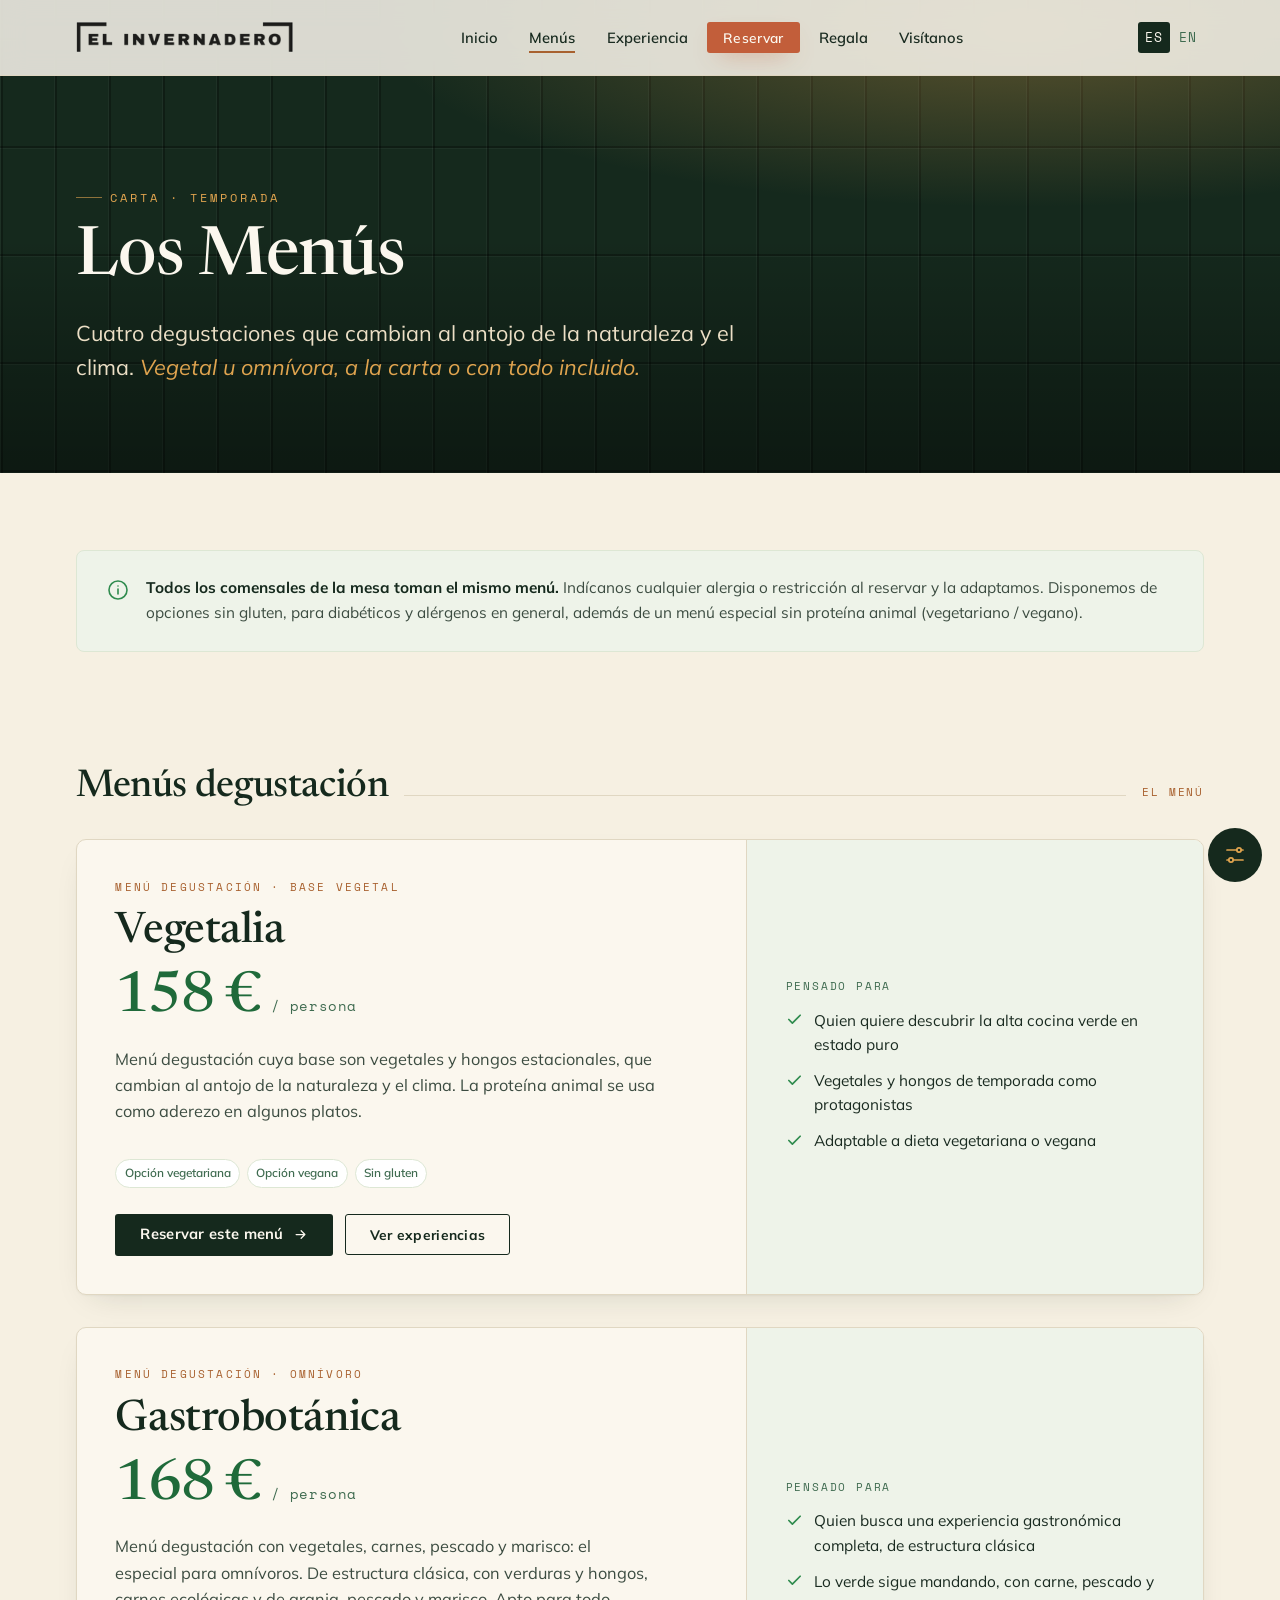
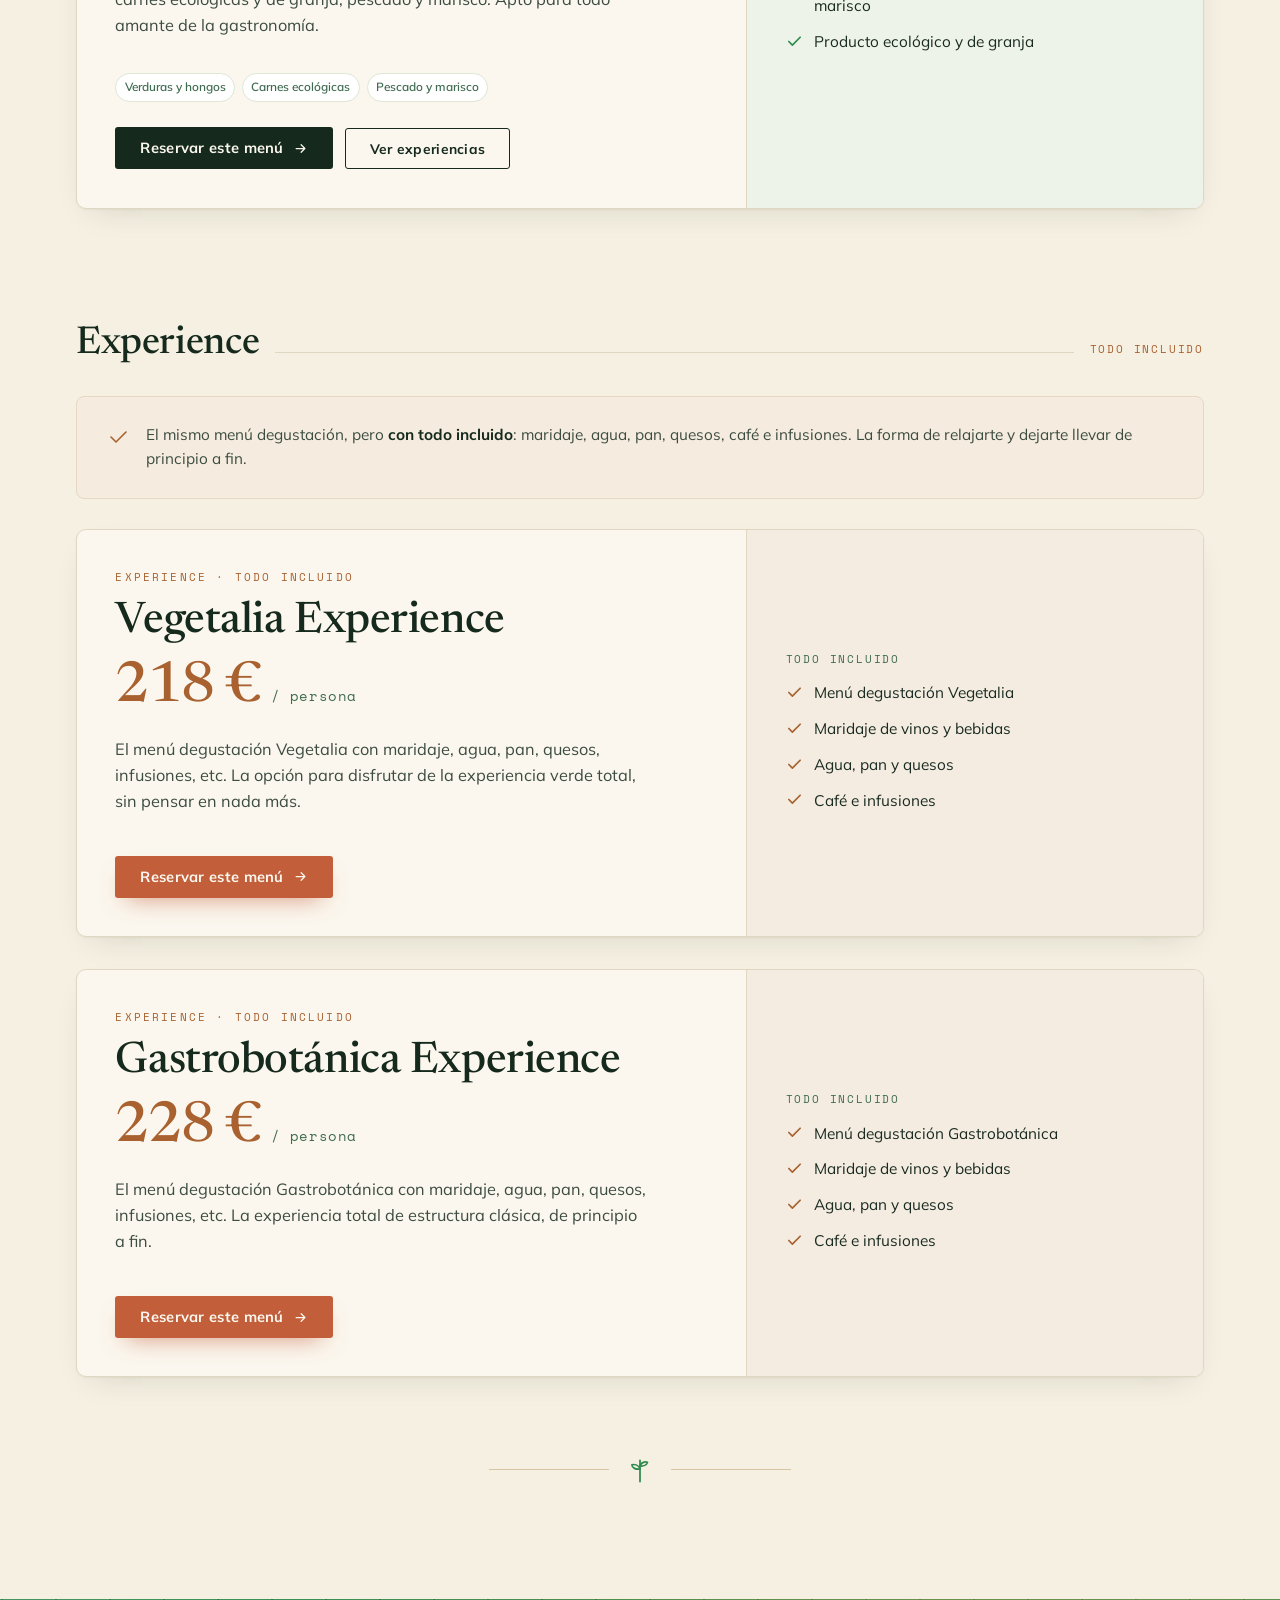
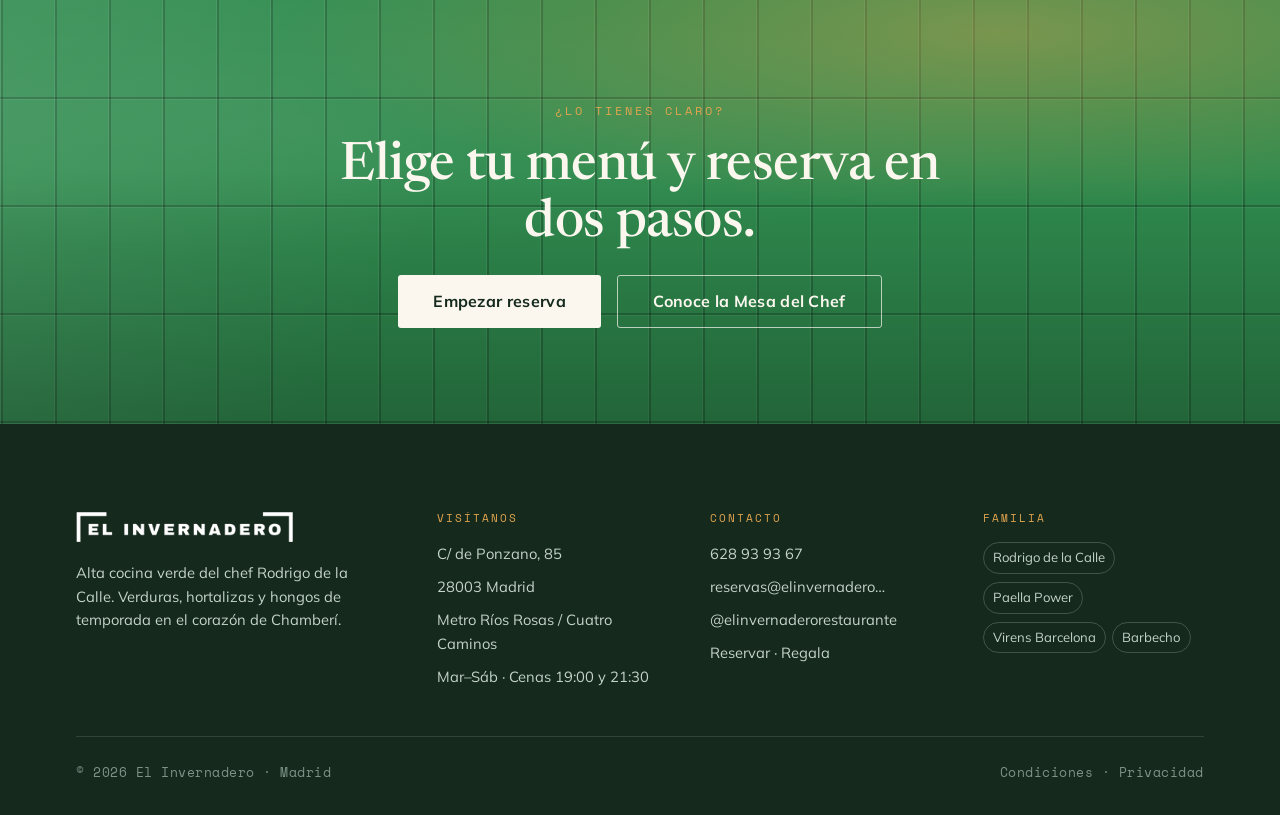
<file: menus.html>
<!DOCTYPE html>
<html lang="es">
<head>
<meta charset="utf-8">
<meta name="viewport" content="width=device-width, initial-scale=1">
<title>Los Menús · El Invernadero · Alta cocina verde</title>
<meta name="description" content="Los cuatro menús degustación de El Invernadero con precio y qué incluye: Vegetalia, Vegetalia Experience, Gastrobotánica y Gastrobotánica Experience.">
<link rel="preconnect" href="https://fonts.googleapis.com">
<link rel="preconnect" href="https://fonts.gstatic.com" crossorigin>
<link href="https://fonts.googleapis.com/css2?family=Newsreader:ital,opsz,wght@0,6..72,400;0,6..72,500;0,6..72,600;1,6..72,400;1,6..72,500&family=Mulish:wght@300;400;500;600;700;800&family=Space+Mono:wght@400;700&family=Cormorant+Garamond:ital,wght@0,400;0,500;0,600;1,500&family=Spectral:ital,wght@0,400;0,500;0,600;1,500&display=swap" rel="stylesheet">
<link rel="stylesheet" href="assets/styles.css">
</head>
<body data-screen-label="Menús">

<!-- ===================== BARRA ===================== -->
<header class="barra">
  <div class="envoltura barra__envoltura">
    <a class="logo" href="index.html" aria-label="El Invernadero · Madrid · Inicio">
      <img class="logo__img" src="assets/img/logo-invernadero-oscuro.png" alt="El Invernadero · Madrid" width="289" height="40">
    </a>
    <nav class="nav nav__links" aria-label="Principal">
      <a href="index.html">Inicio</a>
      <a href="menus.html" class="activo">Menús</a>
      <a href="experiencia.html">Experiencia</a>
      <a href="reservar.html" class="btn btn--primario" style="padding:.62em 1.2em;font-size:.86rem;">Reservar</a>
      <a href="regala.html">Regala</a>
      <a href="visitanos.html">Visítanos</a>
    </nav>
    <div class="idioma" aria-label="Idioma">
      <button class="on" data-idioma="es">ES</button>
      <button data-idioma="en">EN</button>
    </div>
    <button class="hamburguesa" aria-label="Abrir menú" aria-expanded="false"><span></span></button>
  </div>
</header>
<nav class="nav-movil" aria-label="Móvil">
  <a href="index.html"><span>Inicio</span><span class="num">01</span></a>
  <a href="menus.html" class="activo"><span>Menús</span><span class="num">02</span></a>
  <a href="experiencia.html"><span>Experiencia</span><span class="num">03</span></a>
  <a href="reservar.html"><span>Reservar</span><span class="num">04</span></a>
  <a href="regala.html"><span>Regala</span><span class="num">05</span></a>
  <a href="visitanos.html"><span>Visítanos</span><span class="num">06</span></a>
</nav>

<main>
<!-- ===================== CABECERA ===================== -->
<section class="cabecera azulejo azulejo--bosque sobre-verde">
  <div class="envoltura">
    <p class="eyebrow">Carta · Temporada</p>
    <h1 class="display">Los Menús</h1>
    <p class="hero__sub" style="margin-bottom:0;max-width:54ch;">Cuatro degustaciones que cambian al antojo de la naturaleza y el clima. <em class="acento" style="color:var(--ambar);font-style:italic;">Vegetal u omnívora, a la carta o con todo incluido.</em></p>
  </div>
</section>

<!-- ===================== AVISO COMÚN ===================== -->
<section class="seccion seccion--ajustado" style="padding-bottom:0;">
  <div class="envoltura">
    <div class="aviso reveal">
      <svg viewBox="0 0 24 24" fill="none" stroke="currentColor" stroke-width="1.6" stroke-linecap="round" stroke-linejoin="round"><circle cx="12" cy="12" r="9"/><path d="M12 11v5M12 8h.01"/></svg>
      <p><b>Todos los comensales de la mesa toman el mismo menú.</b> Indícanos cualquier alergia o restricción al reservar y la adaptamos. Disponemos de opciones sin gluten, para diabéticos y alérgenos en general, además de un menú especial sin proteína animal (vegetariano / vegano).</p>
    </div>
  </div>
</section>

<!-- ===================== GRUPO: MENÚS DEGUSTACIÓN ===================== -->
<section class="seccion">
  <div class="envoltura">
    <div class="grupo-cab reveal">
      <h2>Menús degustación</h2>
      <span class="linea"></span>
      <span class="nota">El menú</span>
    </div>

    <!-- VEGETALIA -->
    <article class="menu-fila reveal" id="vegetalia">
      <div class="menu-fila__cuerpo">
        <p class="menu-fila__tipo">Menú degustación · base vegetal</p>
        <h3>Vegetalia</h3>
        <p class="menu-fila__precio">158&nbsp;€ <small>/ persona</small></p>
        <p class="menu-fila__desc" style="margin-top:1.2rem;">Menú degustación cuya base son vegetales y hongos estacionales, que cambian al antojo de la naturaleza y el clima. La proteína animal se usa como aderezo en algunos platos.</p>
        <div class="menu-fila__apto">
          <span>Opción vegetariana</span>
          <span>Opción vegana</span>
          <span>Sin gluten</span>
        </div>
        <div class="acciones">
          <a href="reservar.html?menu=Vegetalia" class="btn btn--verde">Reservar este menú
            <svg width="15" height="15" viewBox="0 0 24 24" fill="none" stroke="currentColor" stroke-width="2" stroke-linecap="round" stroke-linejoin="round"><path d="M5 12h14M13 6l6 6-6 6"/></svg>
          </a>
          <a href="experiencia.html" class="btn btn--linea" style="font-size:.86rem;">Ver experiencias</a>
        </div>
      </div>
      <div class="menu-fila__lado">
        <h4>Pensado para</h4>
        <ul class="incluye-lista">
          <li><svg viewBox="0 0 24 24" fill="none" stroke="currentColor" stroke-width="2.4" stroke-linecap="round" stroke-linejoin="round"><path d="M20 6L9 17l-5-5"/></svg>Quien quiere descubrir la alta cocina verde en estado puro</li>
          <li><svg viewBox="0 0 24 24" fill="none" stroke="currentColor" stroke-width="2.4" stroke-linecap="round" stroke-linejoin="round"><path d="M20 6L9 17l-5-5"/></svg>Vegetales y hongos de temporada como protagonistas</li>
          <li><svg viewBox="0 0 24 24" fill="none" stroke="currentColor" stroke-width="2.4" stroke-linecap="round" stroke-linejoin="round"><path d="M20 6L9 17l-5-5"/></svg>Adaptable a dieta vegetariana o vegana</li>
        </ul>
      </div>
    </article>

    <!-- GASTROBOTÁNICA -->
    <article class="menu-fila reveal" id="gastrobotanica">
      <div class="menu-fila__cuerpo">
        <p class="menu-fila__tipo">Menú degustación · omnívoro</p>
        <h3>Gastrobotánica</h3>
        <p class="menu-fila__precio">168&nbsp;€ <small>/ persona</small></p>
        <p class="menu-fila__desc" style="margin-top:1.2rem;">Menú degustación con vegetales, carnes, pescado y marisco: el especial para omnívoros. De estructura clásica, con verduras y hongos, carnes ecológicas y de granja, pescado y marisco. Apto para todo amante de la gastronomía.</p>
        <div class="menu-fila__apto">
          <span>Verduras y hongos</span>
          <span>Carnes ecológicas</span>
          <span>Pescado y marisco</span>
        </div>
        <div class="acciones">
          <a href="reservar.html?menu=Gastrobotanica" class="btn btn--verde">Reservar este menú
            <svg width="15" height="15" viewBox="0 0 24 24" fill="none" stroke="currentColor" stroke-width="2" stroke-linecap="round" stroke-linejoin="round"><path d="M5 12h14M13 6l6 6-6 6"/></svg>
          </a>
          <a href="experiencia.html" class="btn btn--linea" style="font-size:.86rem;">Ver experiencias</a>
        </div>
      </div>
      <div class="menu-fila__lado">
        <h4>Pensado para</h4>
        <ul class="incluye-lista">
          <li><svg viewBox="0 0 24 24" fill="none" stroke="currentColor" stroke-width="2.4" stroke-linecap="round" stroke-linejoin="round"><path d="M20 6L9 17l-5-5"/></svg>Quien busca una experiencia gastronómica completa, de estructura clásica</li>
          <li><svg viewBox="0 0 24 24" fill="none" stroke="currentColor" stroke-width="2.4" stroke-linecap="round" stroke-linejoin="round"><path d="M20 6L9 17l-5-5"/></svg>Lo verde sigue mandando, con carne, pescado y marisco</li>
          <li><svg viewBox="0 0 24 24" fill="none" stroke="currentColor" stroke-width="2.4" stroke-linecap="round" stroke-linejoin="round"><path d="M20 6L9 17l-5-5"/></svg>Producto ecológico y de granja</li>
        </ul>
      </div>
    </article>
  </div>
</section>

<!-- ===================== GRUPO: EXPERIENCE ===================== -->
<section class="seccion" style="padding-top:0;">
  <div class="envoltura">
    <div class="grupo-cab reveal">
      <h2>Experience</h2>
      <span class="linea"></span>
      <span class="nota">Todo incluido</span>
    </div>
    <div class="aviso aviso--calido reveal" style="margin-bottom:clamp(1.4rem,2.4vw,2rem);">
      <svg viewBox="0 0 24 24" fill="none" stroke="currentColor" stroke-width="1.6" stroke-linecap="round" stroke-linejoin="round"><path d="M5 12l5 5L20 7"/></svg>
      <p>El mismo menú degustación, pero <b>con todo incluido</b>: maridaje, agua, pan, quesos, café e infusiones. La forma de relajarte y dejarte llevar de principio a fin.</p>
    </div>

    <!-- VEGETALIA EXPERIENCE -->
    <article class="menu-fila menu-fila--exp reveal" id="vegetalia-exp">
      <div class="menu-fila__cuerpo">
        <p class="menu-fila__tipo">Experience · todo incluido</p>
        <h3>Vegetalia Experience</h3>
        <p class="menu-fila__precio">218&nbsp;€ <small>/ persona</small></p>
        <p class="menu-fila__desc" style="margin-top:1.2rem;">El menú degustación Vegetalia con maridaje, agua, pan, quesos, infusiones, etc. La opción para disfrutar de la experiencia verde total, sin pensar en nada más.</p>
        <div class="acciones">
          <a href="reservar.html?menu=VegetaliaExperience" class="btn btn--primario">Reservar este menú
            <svg width="15" height="15" viewBox="0 0 24 24" fill="none" stroke="currentColor" stroke-width="2" stroke-linecap="round" stroke-linejoin="round"><path d="M5 12h14M13 6l6 6-6 6"/></svg>
          </a>
        </div>
      </div>
      <div class="menu-fila__lado">
        <h4>Todo incluido</h4>
        <ul class="incluye-lista">
          <li><svg viewBox="0 0 24 24" fill="none" stroke="currentColor" stroke-width="2.4" stroke-linecap="round" stroke-linejoin="round"><path d="M20 6L9 17l-5-5"/></svg>Menú degustación Vegetalia</li>
          <li><svg viewBox="0 0 24 24" fill="none" stroke="currentColor" stroke-width="2.4" stroke-linecap="round" stroke-linejoin="round"><path d="M20 6L9 17l-5-5"/></svg>Maridaje de vinos y bebidas</li>
          <li><svg viewBox="0 0 24 24" fill="none" stroke="currentColor" stroke-width="2.4" stroke-linecap="round" stroke-linejoin="round"><path d="M20 6L9 17l-5-5"/></svg>Agua, pan y quesos</li>
          <li><svg viewBox="0 0 24 24" fill="none" stroke="currentColor" stroke-width="2.4" stroke-linecap="round" stroke-linejoin="round"><path d="M20 6L9 17l-5-5"/></svg>Café e infusiones</li>
        </ul>
      </div>
    </article>

    <!-- GASTROBOTÁNICA EXPERIENCE -->
    <article class="menu-fila menu-fila--exp reveal" id="gastrobotanica-exp">
      <div class="menu-fila__cuerpo">
        <p class="menu-fila__tipo">Experience · todo incluido</p>
        <h3>Gastrobotánica Experience</h3>
        <p class="menu-fila__precio">228&nbsp;€ <small>/ persona</small></p>
        <p class="menu-fila__desc" style="margin-top:1.2rem;">El menú degustación Gastrobotánica con maridaje, agua, pan, quesos, infusiones, etc. La experiencia total de estructura clásica, de principio a fin.</p>
        <div class="acciones">
          <a href="reservar.html?menu=GastrobotanicaExperience" class="btn btn--primario">Reservar este menú
            <svg width="15" height="15" viewBox="0 0 24 24" fill="none" stroke="currentColor" stroke-width="2" stroke-linecap="round" stroke-linejoin="round"><path d="M5 12h14M13 6l6 6-6 6"/></svg>
          </a>
        </div>
      </div>
      <div class="menu-fila__lado">
        <h4>Todo incluido</h4>
        <ul class="incluye-lista">
          <li><svg viewBox="0 0 24 24" fill="none" stroke="currentColor" stroke-width="2.4" stroke-linecap="round" stroke-linejoin="round"><path d="M20 6L9 17l-5-5"/></svg>Menú degustación Gastrobotánica</li>
          <li><svg viewBox="0 0 24 24" fill="none" stroke="currentColor" stroke-width="2.4" stroke-linecap="round" stroke-linejoin="round"><path d="M20 6L9 17l-5-5"/></svg>Maridaje de vinos y bebidas</li>
          <li><svg viewBox="0 0 24 24" fill="none" stroke="currentColor" stroke-width="2.4" stroke-linecap="round" stroke-linejoin="round"><path d="M20 6L9 17l-5-5"/></svg>Agua, pan y quesos</li>
          <li><svg viewBox="0 0 24 24" fill="none" stroke="currentColor" stroke-width="2.4" stroke-linecap="round" stroke-linejoin="round"><path d="M20 6L9 17l-5-5"/></svg>Café e infusiones</li>
        </ul>
      </div>
    </article>

    <!-- divisor botánico -->
    <div class="divisor-bot reveal" style="margin-top:clamp(3rem,6vw,5rem);" aria-hidden="true">
      <svg class="sprig" width="30" height="30" viewBox="0 0 24 24" fill="none" stroke="currentColor" stroke-width="1.4" stroke-linecap="round" stroke-linejoin="round"><path d="M12 22V5"/><path d="M12 12c-1-3-4-4-6.5-3.4C5.6 11.2 8.7 12.6 12 12Z"/><path d="M12 9.5c1-3 4-3.6 6-2.9C17.3 8.8 14.8 10 12 9.5Z"/></svg>
    </div>
  </div>
</section>

<!-- ===================== BANDA CTA ===================== -->
<section class="banda azulejo seccion--ajustado sobre-verde" style="padding-top:clamp(56px,8vw,96px);padding-bottom:clamp(56px,8vw,96px);">
  <div class="envoltura centro">
    <p class="eyebrow solo" style="justify-content:center;color:var(--ambar);">¿Lo tienes claro?</p>
    <h2 class="titulo-seccion reveal" style="color:var(--blanco-roto);max-width:20ch;margin:0 auto 1.4rem;">Elige tu menú y reserva en dos pasos.</h2>
    <div class="hero__cta reveal" data-d="1" style="justify-content:center;">
      <a href="reservar.html" class="btn btn--claro btn--grande">Empezar reserva</a>
      <a href="experiencia.html" class="btn btn--linea-clara btn--grande">Conoce la Mesa del Chef</a>
    </div>
  </div>
</section>
</main>

<!-- ===================== FOOTER ===================== -->
<footer class="pie">
  <div class="envoltura">
    <div class="pie__top">
      <div class="pie__logo">
        <a class="logo" href="index.html" aria-label="El Invernadero · Madrid">
          <img class="logo__img" src="assets/img/logo-invernadero-blanco.png" alt="El Invernadero · Madrid" width="289" height="40">
        </a>
        <p style="margin-top:1.2rem;font-size:.92rem;max-width:34ch;">Alta cocina verde del chef Rodrigo de la Calle. Verduras, hortalizas y hongos de temporada en el corazón de Chamberí.</p>
      </div>
      <div>
        <h4>Visítanos</h4>
        <ul>
          <li>C/ de Ponzano, 85</li>
          <li>28003 Madrid</li>
          <li>Metro Ríos Rosas / Cuatro Caminos</li>
          <li>Mar–Sáb · Cenas 19:00 y 21:30</li>
        </ul>
      </div>
      <div>
        <h4>Contacto</h4>
        <ul>
          <li><a href="tel:+34628939367">628 93 93 67</a></li>
          <li><a href="mailto:reservas@elinvernaderorestaurante.com">reservas@elinvernadero…</a></li>
          <li><a href="https://www.instagram.com/elinvernaderorestaurante" target="_blank" rel="noopener">@elinvernaderorestaurante</a></li>
          <li><a href="reservar.html">Reservar</a> · <a href="regala.html">Regala</a></li>
        </ul>
      </div>
      <div>
        <h4>Familia</h4>
        <div class="pie__hermanas">
          <a href="https://rodrigodelacalle.es" target="_blank" rel="noopener">Rodrigo de la Calle</a>
          <a href="https://paellapower.com" target="_blank" rel="noopener">Paella Power</a>
          <a href="https://www.virensbarcelona.com" target="_blank" rel="noopener">Virens Barcelona</a>
          <a href="https://barbechobar.com" target="_blank" rel="noopener">Barbecho</a>
        </div>
      </div>
    </div>
    <div class="pie__bottom">
      <span>© 2026 El Invernadero · Madrid</span>
      <span>Condiciones · Privacidad</span>
    </div>
  </div>
</footer>

<!-- ===================== AJUSTES ===================== -->
<button class="ajustes-btn" aria-label="Ajustes de diseño" aria-expanded="false">
  <svg viewBox="0 0 24 24" fill="none" stroke="currentColor" stroke-width="1.7" stroke-linecap="round" aria-hidden="true"><path d="M4 7h10M18 7h2M4 17h2M10 17h10"/><circle cx="16" cy="7" r="2.2"/><circle cx="8" cy="17" r="2.2"/></svg>
</button>
<aside class="ajustes" role="dialog" aria-label="Ajustes de diseño">
  <p class="ajustes__t">Personaliza</p>
  <h3 class="ajustes__s">Ajustes de diseño</h3>
  <div class="ajustes__grupo">
    <label>Verde del azulejo</label>
    <div class="swatches" data-swatch="verde">
      <button data-val="#2f8b4e" style="background:#2f8b4e" aria-label="Esmeralda"></button>
      <button data-val="#1f6a3a" style="background:#1f6a3a" aria-label="Bosque"></button>
      <button data-val="#2f8273" style="background:#2f8273" aria-label="Verde mar"></button>
      <button data-val="#5a7e2c" style="background:#5a7e2c" aria-label="Oliva"></button>
    </div>
  </div>
  <div class="ajustes__grupo">
    <label>Acento cálido</label>
    <div class="swatches" data-swatch="acento">
      <button data-val="#c25e3a" style="background:#c25e3a" aria-label="Terracota"></button>
      <button data-val="#a8612f" style="background:#a8612f" aria-label="Cobre"></button>
      <button data-val="#bb8a3c" style="background:#bb8a3c" aria-label="Ámbar"></button>
    </div>
  </div>
  <div class="ajustes__grupo">
    <label>Serif de titulares</label>
    <div class="seg" data-seg="serif">
      <button data-val="Newsreader">Newsreader</button>
      <button data-val="Cormorant">Cormorant</button>
      <button data-val="Spectral">Spectral</button>
    </div>
  </div>
  <div class="ajustes__grupo">
    <label>Intensidad del azulejo</label>
    <input type="range" min="0" max="10" step="1" data-slider="azulejo" aria-label="Intensidad del azulejo">
  </div>
  <div class="ajustes__grupo">
    <label>Líneas botánicas</label>
    <div class="seg" data-seg="botanica">
      <button data-val="1">Sí</button>
      <button data-val="0">No</button>
    </div>
  </div>
  <button class="ajustes__reset">↺ Restablecer</button>
</aside>

<script src="assets/site.js"></script>
</body>
</html>
</file>
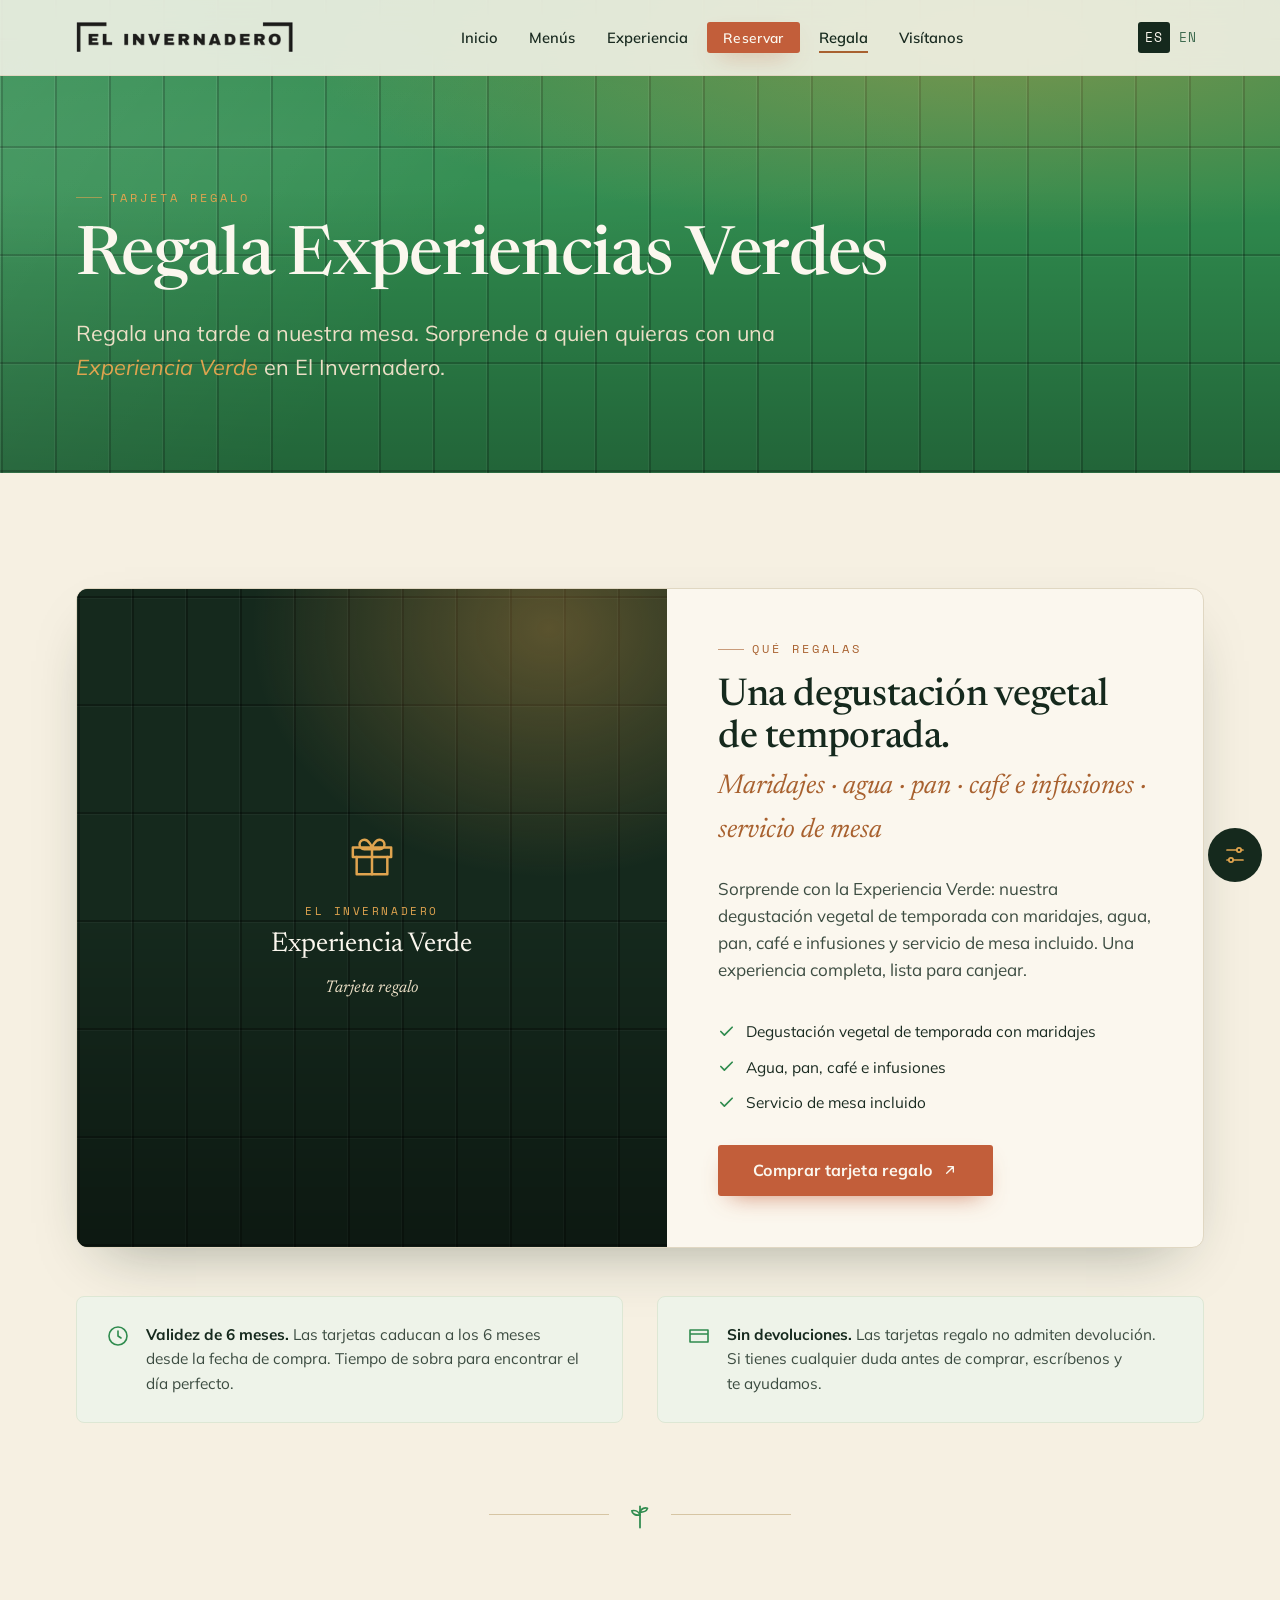
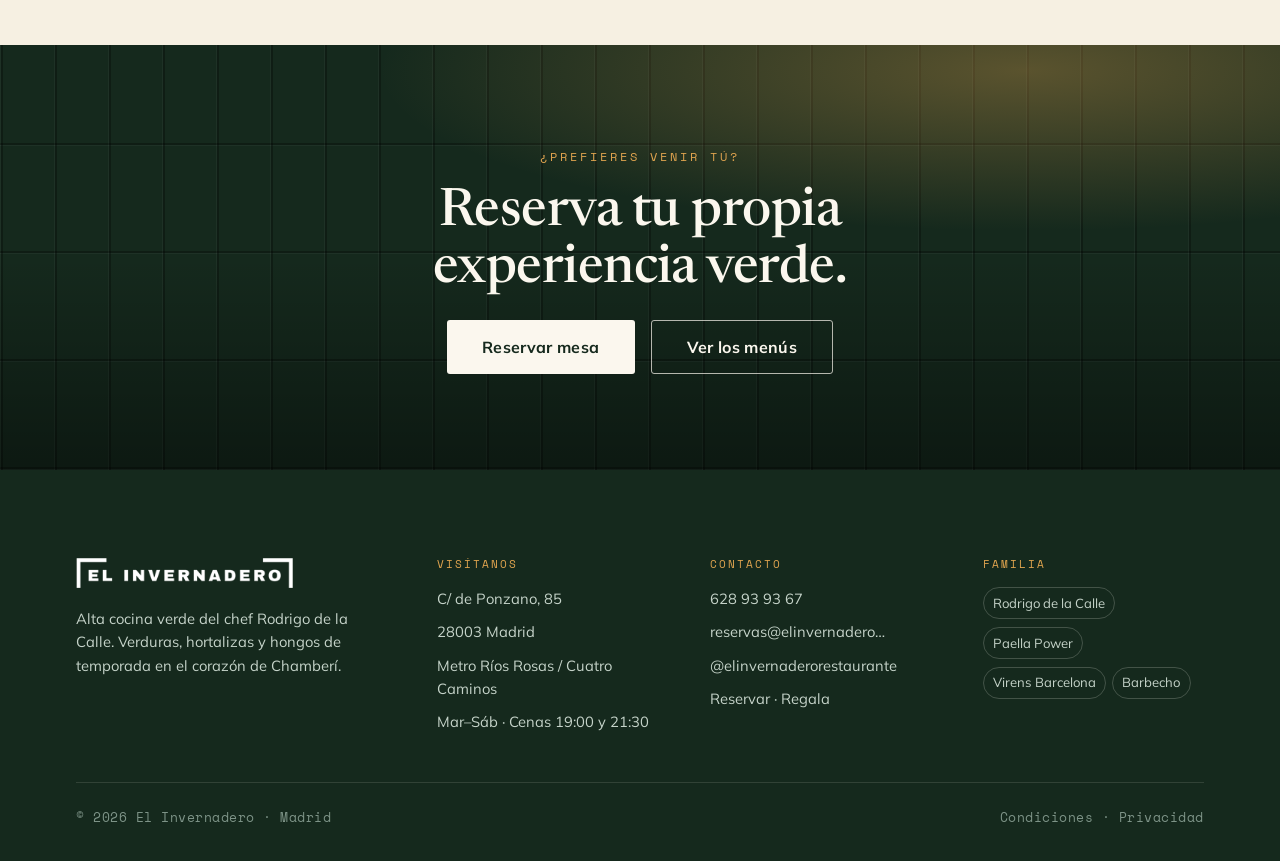
<file: regala.html>
<!DOCTYPE html>
<html lang="es">
<head>
<meta charset="utf-8">
<meta name="viewport" content="width=device-width, initial-scale=1">
<title>Regala · Tarjeta Regalo · El Invernadero</title>
<meta name="description" content="Regala una Experiencia Verde de El Invernadero: degustación vegetal de temporada con maridajes, agua, pan, café e infusiones y servicio de mesa.">
<link rel="preconnect" href="https://fonts.googleapis.com">
<link rel="preconnect" href="https://fonts.gstatic.com" crossorigin>
<link href="https://fonts.googleapis.com/css2?family=Newsreader:ital,opsz,wght@0,6..72,400;0,6..72,500;0,6..72,600;1,6..72,400;1,6..72,500&family=Mulish:wght@300;400;500;600;700;800&family=Space+Mono:wght@400;700&family=Cormorant+Garamond:ital,wght@0,400;0,500;0,600;1,500&family=Spectral:ital,wght@0,400;0,500;0,600;1,500&display=swap" rel="stylesheet">
<link rel="stylesheet" href="assets/styles.css">
</head>
<body data-screen-label="Regala">

<!-- ===================== BARRA ===================== -->
<header class="barra">
  <div class="envoltura barra__envoltura">
    <a class="logo" href="index.html" aria-label="El Invernadero · Madrid · Inicio">
      <img class="logo__img" src="assets/img/logo-invernadero-oscuro.png" alt="El Invernadero · Madrid" width="289" height="40">
    </a>
    <nav class="nav nav__links" aria-label="Principal">
      <a href="index.html">Inicio</a>
      <a href="menus.html">Menús</a>
      <a href="experiencia.html">Experiencia</a>
      <a href="reservar.html" class="btn btn--primario" style="padding:.62em 1.2em;font-size:.86rem;">Reservar</a>
      <a href="regala.html" class="activo">Regala</a>
      <a href="visitanos.html">Visítanos</a>
    </nav>
    <div class="idioma" aria-label="Idioma">
      <button class="on" data-idioma="es">ES</button>
      <button data-idioma="en">EN</button>
    </div>
    <button class="hamburguesa" aria-label="Abrir menú" aria-expanded="false"><span></span></button>
  </div>
</header>
<nav class="nav-movil" aria-label="Móvil">
  <a href="index.html"><span>Inicio</span><span class="num">01</span></a>
  <a href="menus.html"><span>Menús</span><span class="num">02</span></a>
  <a href="experiencia.html"><span>Experiencia</span><span class="num">03</span></a>
  <a href="reservar.html"><span>Reservar</span><span class="num">04</span></a>
  <a href="regala.html" class="activo"><span>Regala</span><span class="num">05</span></a>
  <a href="visitanos.html"><span>Visítanos</span><span class="num">06</span></a>
</nav>

<main>
<!-- ===================== CABECERA ===================== -->
<section class="cabecera azulejo sobre-verde">
  <div class="envoltura">
    <p class="eyebrow">Tarjeta regalo</p>
    <h1 class="display">Regala Experiencias Verdes</h1>
    <p class="hero__sub" style="margin-bottom:0;max-width:54ch;">Regala una tarde a nuestra mesa. Sorprende a quien quieras con una <em class="acento" style="color:var(--ambar);font-style:italic;">Experiencia Verde</em> en El Invernadero.</p>
  </div>
</section>

<!-- ===================== TARJETA REGALO ===================== -->
<section class="seccion">
  <div class="envoltura">
    <div class="regalo-card reveal">
      <div class="regalo-visual azulejo azulejo--bosque">
        <div style="position:absolute;inset:0;display:flex;flex-direction:column;align-items:center;justify-content:center;text-align:center;padding:2rem;color:var(--blanco-roto);">
          <svg width="46" height="46" viewBox="0 0 24 24" fill="none" stroke="var(--ambar)" stroke-width="1.3" stroke-linecap="round" stroke-linejoin="round" aria-hidden="true"><path d="M20 12v9H4v-9"/><path d="M2 7h20v5H2zM12 21V7M12 7S10.5 3 8 3a2.5 2.5 0 0 0 0 5h4M12 7s1.5-4 4-4a2.5 2.5 0 0 1 0 5h-4"/></svg>
          <p style="font-family:var(--mono);font-size:.66rem;letter-spacing:.24em;text-transform:uppercase;color:var(--ambar);margin:1.4rem 0 .6rem;">El Invernadero</p>
          <p style="font-family:var(--serif);font-size:1.7rem;line-height:1.2;color:var(--blanco-roto);max-width:16ch;margin:0;">Experiencia Verde</p>
          <p style="font-family:var(--serif);font-style:italic;color:#e9ddc4;margin:.8rem 0 0;">Tarjeta regalo</p>
        </div>
      </div>
      <div class="regalo-card__cuerpo">
        <p class="eyebrow">Qué regalas</p>
        <h2 class="titulo-seccion" style="font-size:clamp(1.7rem,3vw,2.4rem);">Una degustación vegetal de temporada.</h2>
        <p class="regalo-precio">Maridajes · agua · pan · café e infusiones · servicio de mesa</p>
        <p style="color:#3c4c41;">Sorprende con la Experiencia Verde: nuestra degustación vegetal de temporada con maridajes, agua, pan, café e infusiones y servicio de mesa incluido. Una experiencia completa, lista para canjear.</p>
        <ul class="incluye-lista" style="margin:1.2rem 0 0;">
          <li><svg viewBox="0 0 24 24" fill="none" stroke="currentColor" stroke-width="2.4" stroke-linecap="round" stroke-linejoin="round"><path d="M20 6L9 17l-5-5"/></svg>Degustación vegetal de temporada con maridajes</li>
          <li><svg viewBox="0 0 24 24" fill="none" stroke="currentColor" stroke-width="2.4" stroke-linecap="round" stroke-linejoin="round"><path d="M20 6L9 17l-5-5"/></svg>Agua, pan, café e infusiones</li>
          <li><svg viewBox="0 0 24 24" fill="none" stroke="currentColor" stroke-width="2.4" stroke-linecap="round" stroke-linejoin="round"><path d="M20 6L9 17l-5-5"/></svg>Servicio de mesa incluido</li>
        </ul>
        <a href="https://www.covermanager.com/eco/buy_products/el-invernadero/spanish" target="_blank" rel="noopener" class="btn btn--primario btn--grande" style="align-self:flex-start;margin-top:1.8rem;">Comprar tarjeta regalo
          <svg width="16" height="16" viewBox="0 0 24 24" fill="none" stroke="currentColor" stroke-width="2" stroke-linecap="round" stroke-linejoin="round"><path d="M7 17L17 7M9 7h8v8"/></svg>
        </a>
      </div>
    </div>

    <!-- CONDICIONES REGALO -->
    <div class="grid grid--2" style="margin-top:clamp(2rem,4vw,3rem);">
      <div class="aviso reveal">
        <svg viewBox="0 0 24 24" fill="none" stroke="currentColor" stroke-width="1.6" stroke-linecap="round" stroke-linejoin="round"><circle cx="12" cy="12" r="9"/><path d="M12 7v5l3 2"/></svg>
        <p><b>Validez de 6 meses.</b> Las tarjetas caducan a los 6 meses desde la fecha de compra. Tiempo de sobra para encontrar el día perfecto.</p>
      </div>
      <div class="aviso reveal" data-d="1">
        <svg viewBox="0 0 24 24" fill="none" stroke="currentColor" stroke-width="1.6" stroke-linecap="round" stroke-linejoin="round"><path d="M3 6h18v12H3zM3 10h18"/></svg>
        <p><b>Sin devoluciones.</b> Las tarjetas regalo no admiten devolución. Si tienes cualquier duda antes de comprar, escríbenos y te ayudamos.</p>
      </div>
    </div>

    <!-- divisor botánico -->
    <div class="divisor-bot reveal" style="margin-top:clamp(3rem,6vw,5rem);" aria-hidden="true">
      <svg class="sprig" width="30" height="30" viewBox="0 0 24 24" fill="none" stroke="currentColor" stroke-width="1.4" stroke-linecap="round" stroke-linejoin="round"><path d="M12 22V5"/><path d="M12 12c-1-3-4-4-6.5-3.4C5.6 11.2 8.7 12.6 12 12Z"/><path d="M12 9.5c1-3 4-3.6 6-2.9C17.3 8.8 14.8 10 12 9.5Z"/></svg>
    </div>
  </div>
</section>

<!-- ===================== BANDA CTA ===================== -->
<section class="banda azulejo azulejo--bosque seccion--ajustado sobre-verde" style="padding-top:clamp(56px,8vw,96px);padding-bottom:clamp(56px,8vw,96px);">
  <div class="envoltura centro">
    <p class="eyebrow solo" style="justify-content:center;color:var(--ambar);">¿Prefieres venir tú?</p>
    <h2 class="titulo-seccion reveal" style="color:var(--blanco-roto);max-width:20ch;margin:0 auto 1.4rem;">Reserva tu propia experiencia verde.</h2>
    <div class="hero__cta reveal" data-d="1" style="justify-content:center;">
      <a href="reservar.html" class="btn btn--claro btn--grande">Reservar mesa</a>
      <a href="menus.html" class="btn btn--linea-clara btn--grande">Ver los menús</a>
    </div>
  </div>
</section>
</main>

<!-- ===================== FOOTER ===================== -->
<footer class="pie">
  <div class="envoltura">
    <div class="pie__top">
      <div class="pie__logo">
        <a class="logo" href="index.html" aria-label="El Invernadero · Madrid">
          <img class="logo__img" src="assets/img/logo-invernadero-blanco.png" alt="El Invernadero · Madrid" width="289" height="40">
        </a>
        <p style="margin-top:1.2rem;font-size:.92rem;max-width:34ch;">Alta cocina verde del chef Rodrigo de la Calle. Verduras, hortalizas y hongos de temporada en el corazón de Chamberí.</p>
      </div>
      <div>
        <h4>Visítanos</h4>
        <ul>
          <li>C/ de Ponzano, 85</li>
          <li>28003 Madrid</li>
          <li>Metro Ríos Rosas / Cuatro Caminos</li>
          <li>Mar–Sáb · Cenas 19:00 y 21:30</li>
        </ul>
      </div>
      <div>
        <h4>Contacto</h4>
        <ul>
          <li><a href="tel:+34628939367">628 93 93 67</a></li>
          <li><a href="mailto:reservas@elinvernaderorestaurante.com">reservas@elinvernadero…</a></li>
          <li><a href="https://www.instagram.com/elinvernaderorestaurante" target="_blank" rel="noopener">@elinvernaderorestaurante</a></li>
          <li><a href="reservar.html">Reservar</a> · <a href="regala.html">Regala</a></li>
        </ul>
      </div>
      <div>
        <h4>Familia</h4>
        <div class="pie__hermanas">
          <a href="https://rodrigodelacalle.es" target="_blank" rel="noopener">Rodrigo de la Calle</a>
          <a href="https://paellapower.com" target="_blank" rel="noopener">Paella Power</a>
          <a href="https://www.virensbarcelona.com" target="_blank" rel="noopener">Virens Barcelona</a>
          <a href="https://barbechobar.com" target="_blank" rel="noopener">Barbecho</a>
        </div>
      </div>
    </div>
    <div class="pie__bottom">
      <span>© 2026 El Invernadero · Madrid</span>
      <span>Condiciones · Privacidad</span>
    </div>
  </div>
</footer>

<!-- ===================== AJUSTES ===================== -->
<button class="ajustes-btn" aria-label="Ajustes de diseño" aria-expanded="false">
  <svg viewBox="0 0 24 24" fill="none" stroke="currentColor" stroke-width="1.7" stroke-linecap="round" aria-hidden="true"><path d="M4 7h10M18 7h2M4 17h2M10 17h10"/><circle cx="16" cy="7" r="2.2"/><circle cx="8" cy="17" r="2.2"/></svg>
</button>
<aside class="ajustes" role="dialog" aria-label="Ajustes de diseño">
  <p class="ajustes__t">Personaliza</p>
  <h3 class="ajustes__s">Ajustes de diseño</h3>
  <div class="ajustes__grupo">
    <label>Verde del azulejo</label>
    <div class="swatches" data-swatch="verde">
      <button data-val="#2f8b4e" style="background:#2f8b4e" aria-label="Esmeralda"></button>
      <button data-val="#1f6a3a" style="background:#1f6a3a" aria-label="Bosque"></button>
      <button data-val="#2f8273" style="background:#2f8273" aria-label="Verde mar"></button>
      <button data-val="#5a7e2c" style="background:#5a7e2c" aria-label="Oliva"></button>
    </div>
  </div>
  <div class="ajustes__grupo">
    <label>Acento cálido</label>
    <div class="swatches" data-swatch="acento">
      <button data-val="#c25e3a" style="background:#c25e3a" aria-label="Terracota"></button>
      <button data-val="#a8612f" style="background:#a8612f" aria-label="Cobre"></button>
      <button data-val="#bb8a3c" style="background:#bb8a3c" aria-label="Ámbar"></button>
    </div>
  </div>
  <div class="ajustes__grupo">
    <label>Serif de titulares</label>
    <div class="seg" data-seg="serif">
      <button data-val="Newsreader">Newsreader</button>
      <button data-val="Cormorant">Cormorant</button>
      <button data-val="Spectral">Spectral</button>
    </div>
  </div>
  <div class="ajustes__grupo">
    <label>Intensidad del azulejo</label>
    <input type="range" min="0" max="10" step="1" data-slider="azulejo" aria-label="Intensidad del azulejo">
  </div>
  <div class="ajustes__grupo">
    <label>Líneas botánicas</label>
    <div class="seg" data-seg="botanica">
      <button data-val="1">Sí</button>
      <button data-val="0">No</button>
    </div>
  </div>
  <button class="ajustes__reset">↺ Restablecer</button>
</aside>

<script src="assets/site.js"></script>
</body>
</html>
</file>
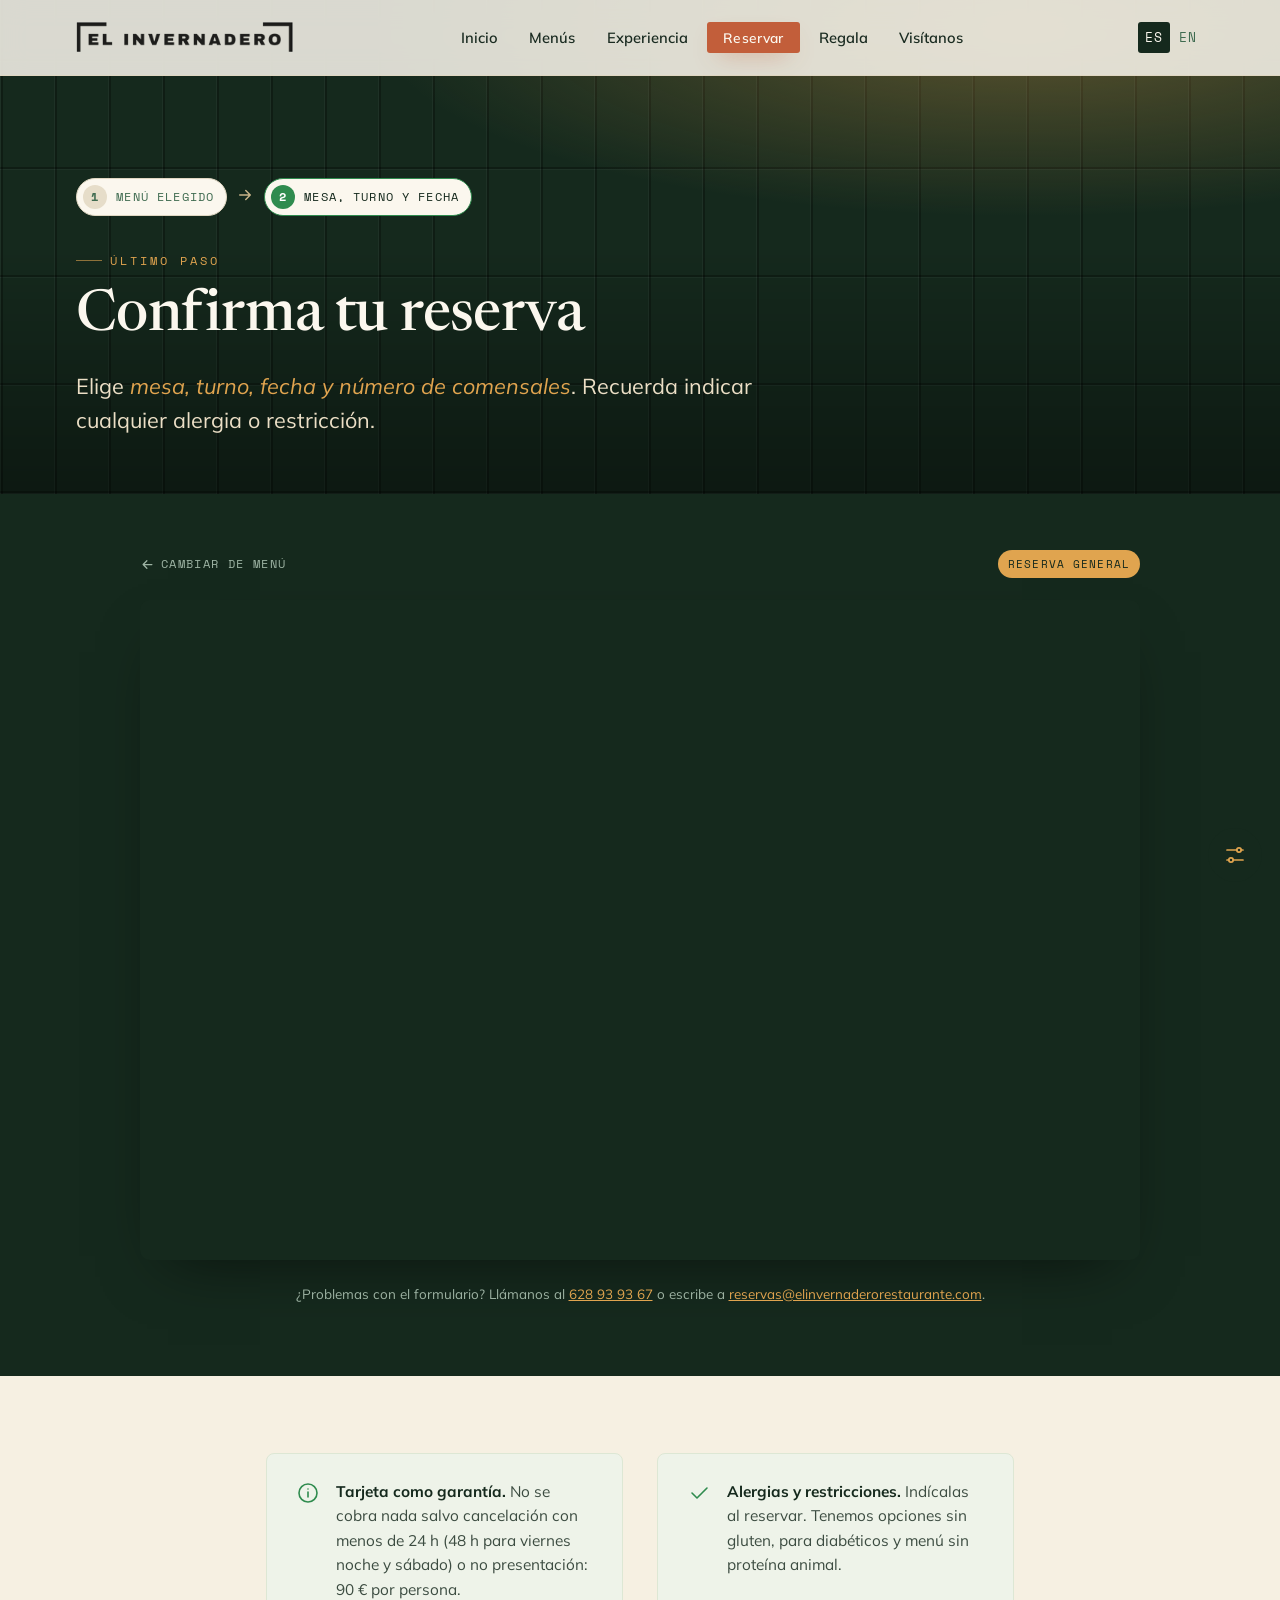
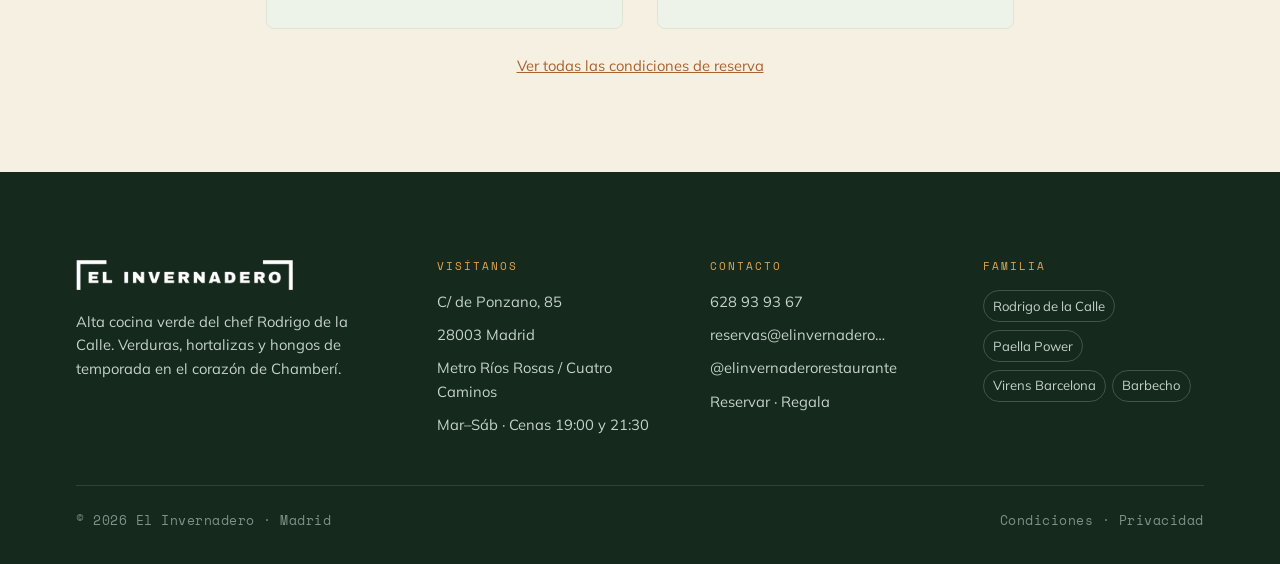
<file: reserva.html>
<!DOCTYPE html>
<html lang="es">
<head>
<meta charset="utf-8">
<meta name="viewport" content="width=device-width, initial-scale=1">
<title>Confirma tu reserva · El Invernadero</title>
<meta name="description" content="Elige mesa, turno, fecha y número de comensales y confirma tu reserva en El Invernadero.">
<link rel="preconnect" href="https://fonts.googleapis.com">
<link rel="preconnect" href="https://fonts.gstatic.com" crossorigin>
<link href="https://fonts.googleapis.com/css2?family=Newsreader:ital,opsz,wght@0,6..72,400;0,6..72,500;0,6..72,600;1,6..72,400;1,6..72,500&family=Mulish:wght@300;400;500;600;700;800&family=Space+Mono:wght@400;700&family=Cormorant+Garamond:ital,wght@0,400;0,500;0,600;1,500&family=Spectral:ital,wght@0,400;0,500;0,600;1,500&display=swap" rel="stylesheet">
<link rel="stylesheet" href="assets/styles.css">
</head>
<body data-screen-label="Reserva">

<!-- ===================== BARRA ===================== -->
<header class="barra">
  <div class="envoltura barra__envoltura">
    <a class="logo" href="index.html" aria-label="El Invernadero · Madrid · Inicio">
      <img class="logo__img" src="assets/img/logo-invernadero-oscuro.png" alt="El Invernadero · Madrid" width="289" height="40">
    </a>
    <nav class="nav nav__links" aria-label="Principal">
      <a href="index.html">Inicio</a>
      <a href="menus.html">Menús</a>
      <a href="experiencia.html">Experiencia</a>
      <a href="reservar.html" class="btn btn--primario activo" style="padding:.62em 1.2em;font-size:.86rem;">Reservar</a>
      <a href="regala.html">Regala</a>
      <a href="visitanos.html">Visítanos</a>
    </nav>
    <div class="idioma" aria-label="Idioma">
      <button class="on" data-idioma="es">ES</button>
      <button data-idioma="en">EN</button>
    </div>
    <button class="hamburguesa" aria-label="Abrir menú" aria-expanded="false"><span></span></button>
  </div>
</header>
<nav class="nav-movil" aria-label="Móvil">
  <a href="index.html"><span>Inicio</span><span class="num">01</span></a>
  <a href="menus.html"><span>Menús</span><span class="num">02</span></a>
  <a href="experiencia.html"><span>Experiencia</span><span class="num">03</span></a>
  <a href="reservar.html" class="activo"><span>Reservar</span><span class="num">04</span></a>
  <a href="regala.html"><span>Regala</span><span class="num">05</span></a>
  <a href="visitanos.html"><span>Visítanos</span><span class="num">06</span></a>
</nav>

<main>
<!-- ===================== CABECERA ===================== -->
<section class="cabecera azulejo azulejo--bosque sobre-verde" style="padding-bottom:clamp(32px,5vw,56px);">
  <div class="envoltura">
    <ol class="stepper" style="margin-bottom:1.6rem;">
      <li><i>1</i> Menú elegido</li>
      <span class="flecha" aria-hidden="true">
        <svg width="18" height="18" viewBox="0 0 24 24" fill="none" stroke="currentColor" stroke-width="2" stroke-linecap="round" stroke-linejoin="round"><path d="M5 12h14M13 6l6 6-6 6"/></svg>
      </span>
      <li class="on"><i>2</i> Mesa, turno y fecha</li>
    </ol>
    <p class="eyebrow">Último paso</p>
    <h1 class="display" style="font-size:clamp(2.2rem,5vw,3.6rem);">Confirma tu reserva</h1>
    <p class="hero__sub" style="margin-bottom:0;max-width:54ch;">Elige <em class="acento" style="color:var(--ambar);font-style:italic;">mesa, turno, fecha y número de comensales</em>. Recuerda indicar cualquier alergia o restricción.</p>
  </div>
</section>

<!-- ===================== IFRAME COVERMANAGER ===================== -->
<section class="cover-stage" style="padding:clamp(28px,5vw,56px) 0 clamp(40px,6vw,72px);">
  <div class="envoltura">
    <div class="cover-wrap">
      <div class="cover-head">
        <a href="reservar.html" class="cover-volver">
          <svg width="15" height="15" viewBox="0 0 24 24" fill="none" stroke="currentColor" stroke-width="2" stroke-linecap="round" stroke-linejoin="round"><path d="M19 12H5M11 18l-6-6 6-6"/></svg>
          Cambiar de menú
        </a>
        <span class="cover-menu" data-cover-label>Reserva general</span>
      </div>
      <!-- El src se construye en site.js a partir de ?source= (módulo de reservas de CoverManager) -->
      <iframe
        class="cover-iframe"
        data-cover
        title="Sistema de reservas de El Invernadero"
        loading="lazy"
        referrerpolicy="no-referrer-when-downgrade"
        allow="payment"></iframe>
      <p style="margin:1.4rem 0 0;color:#9db3a3;font-size:.84rem;text-align:center;">¿Problemas con el formulario? Llámanos al <a href="tel:+34628939367" style="color:var(--ambar);text-decoration:underline;">628 93 93 67</a> o escribe a <a href="mailto:reservas@elinvernaderorestaurante.com" style="color:var(--ambar);text-decoration:underline;">reservas@elinvernaderorestaurante.com</a>.</p>
    </div>
  </div>
</section>

<!-- ===================== RECORDATORIO CONDICIONES ===================== -->
<section class="seccion seccion--ajustado">
  <div class="envoltura" style="max-width:860px;">
    <div class="grid grid--2">
      <div class="aviso reveal">
        <svg viewBox="0 0 24 24" fill="none" stroke="currentColor" stroke-width="1.6" stroke-linecap="round" stroke-linejoin="round"><circle cx="12" cy="12" r="9"/><path d="M12 11v5M12 8h.01"/></svg>
        <p><b>Tarjeta como garantía.</b> No se cobra nada salvo cancelación con menos de 24 h (48 h para viernes noche y sábado) o no presentación: 90 € por persona.</p>
      </div>
      <div class="aviso reveal" data-d="1">
        <svg viewBox="0 0 24 24" fill="none" stroke="currentColor" stroke-width="1.6" stroke-linecap="round" stroke-linejoin="round"><path d="M5 12l5 5L20 7"/></svg>
        <p><b>Alergias y restricciones.</b> Indícalas al reservar. Tenemos opciones sin gluten, para diabéticos y menú sin proteína animal.</p>
      </div>
    </div>
    <p style="margin-top:1.4rem;text-align:center;"><a href="reservar.html#condiciones" style="color:var(--cobre);text-decoration:underline;font-size:.92rem;">Ver todas las condiciones de reserva</a></p>
  </div>
</section>
</main>

<!-- ===================== FOOTER ===================== -->
<footer class="pie">
  <div class="envoltura">
    <div class="pie__top">
      <div class="pie__logo">
        <a class="logo" href="index.html" aria-label="El Invernadero · Madrid">
          <img class="logo__img" src="assets/img/logo-invernadero-blanco.png" alt="El Invernadero · Madrid" width="289" height="40">
        </a>
        <p style="margin-top:1.2rem;font-size:.92rem;max-width:34ch;">Alta cocina verde del chef Rodrigo de la Calle. Verduras, hortalizas y hongos de temporada en el corazón de Chamberí.</p>
      </div>
      <div>
        <h4>Visítanos</h4>
        <ul>
          <li>C/ de Ponzano, 85</li>
          <li>28003 Madrid</li>
          <li>Metro Ríos Rosas / Cuatro Caminos</li>
          <li>Mar–Sáb · Cenas 19:00 y 21:30</li>
        </ul>
      </div>
      <div>
        <h4>Contacto</h4>
        <ul>
          <li><a href="tel:+34628939367">628 93 93 67</a></li>
          <li><a href="mailto:reservas@elinvernaderorestaurante.com">reservas@elinvernadero…</a></li>
          <li><a href="https://www.instagram.com/elinvernaderorestaurante" target="_blank" rel="noopener">@elinvernaderorestaurante</a></li>
          <li><a href="reservar.html">Reservar</a> · <a href="regala.html">Regala</a></li>
        </ul>
      </div>
      <div>
        <h4>Familia</h4>
        <div class="pie__hermanas">
          <a href="https://rodrigodelacalle.es" target="_blank" rel="noopener">Rodrigo de la Calle</a>
          <a href="https://paellapower.com" target="_blank" rel="noopener">Paella Power</a>
          <a href="https://www.virensbarcelona.com" target="_blank" rel="noopener">Virens Barcelona</a>
          <a href="https://barbechobar.com" target="_blank" rel="noopener">Barbecho</a>
        </div>
      </div>
    </div>
    <div class="pie__bottom">
      <span>© 2026 El Invernadero · Madrid</span>
      <span>Condiciones · Privacidad</span>
    </div>
  </div>
</footer>

<!-- ===================== AJUSTES ===================== -->
<button class="ajustes-btn" aria-label="Ajustes de diseño" aria-expanded="false">
  <svg viewBox="0 0 24 24" fill="none" stroke="currentColor" stroke-width="1.7" stroke-linecap="round" aria-hidden="true"><path d="M4 7h10M18 7h2M4 17h2M10 17h10"/><circle cx="16" cy="7" r="2.2"/><circle cx="8" cy="17" r="2.2"/></svg>
</button>
<aside class="ajustes" role="dialog" aria-label="Ajustes de diseño">
  <p class="ajustes__t">Personaliza</p>
  <h3 class="ajustes__s">Ajustes de diseño</h3>
  <div class="ajustes__grupo">
    <label>Verde del azulejo</label>
    <div class="swatches" data-swatch="verde">
      <button data-val="#2f8b4e" style="background:#2f8b4e" aria-label="Esmeralda"></button>
      <button data-val="#1f6a3a" style="background:#1f6a3a" aria-label="Bosque"></button>
      <button data-val="#2f8273" style="background:#2f8273" aria-label="Verde mar"></button>
      <button data-val="#5a7e2c" style="background:#5a7e2c" aria-label="Oliva"></button>
    </div>
  </div>
  <div class="ajustes__grupo">
    <label>Acento cálido</label>
    <div class="swatches" data-swatch="acento">
      <button data-val="#c25e3a" style="background:#c25e3a" aria-label="Terracota"></button>
      <button data-val="#a8612f" style="background:#a8612f" aria-label="Cobre"></button>
      <button data-val="#bb8a3c" style="background:#bb8a3c" aria-label="Ámbar"></button>
    </div>
  </div>
  <div class="ajustes__grupo">
    <label>Serif de titulares</label>
    <div class="seg" data-seg="serif">
      <button data-val="Newsreader">Newsreader</button>
      <button data-val="Cormorant">Cormorant</button>
      <button data-val="Spectral">Spectral</button>
    </div>
  </div>
  <div class="ajustes__grupo">
    <label>Intensidad del azulejo</label>
    <input type="range" min="0" max="10" step="1" data-slider="azulejo" aria-label="Intensidad del azulejo">
  </div>
  <div class="ajustes__grupo">
    <label>Líneas botánicas</label>
    <div class="seg" data-seg="botanica">
      <button data-val="1">Sí</button>
      <button data-val="0">No</button>
    </div>
  </div>
  <button class="ajustes__reset">↺ Restablecer</button>
</aside>

<script src="assets/site.js"></script>
</body>
</html>
</file>
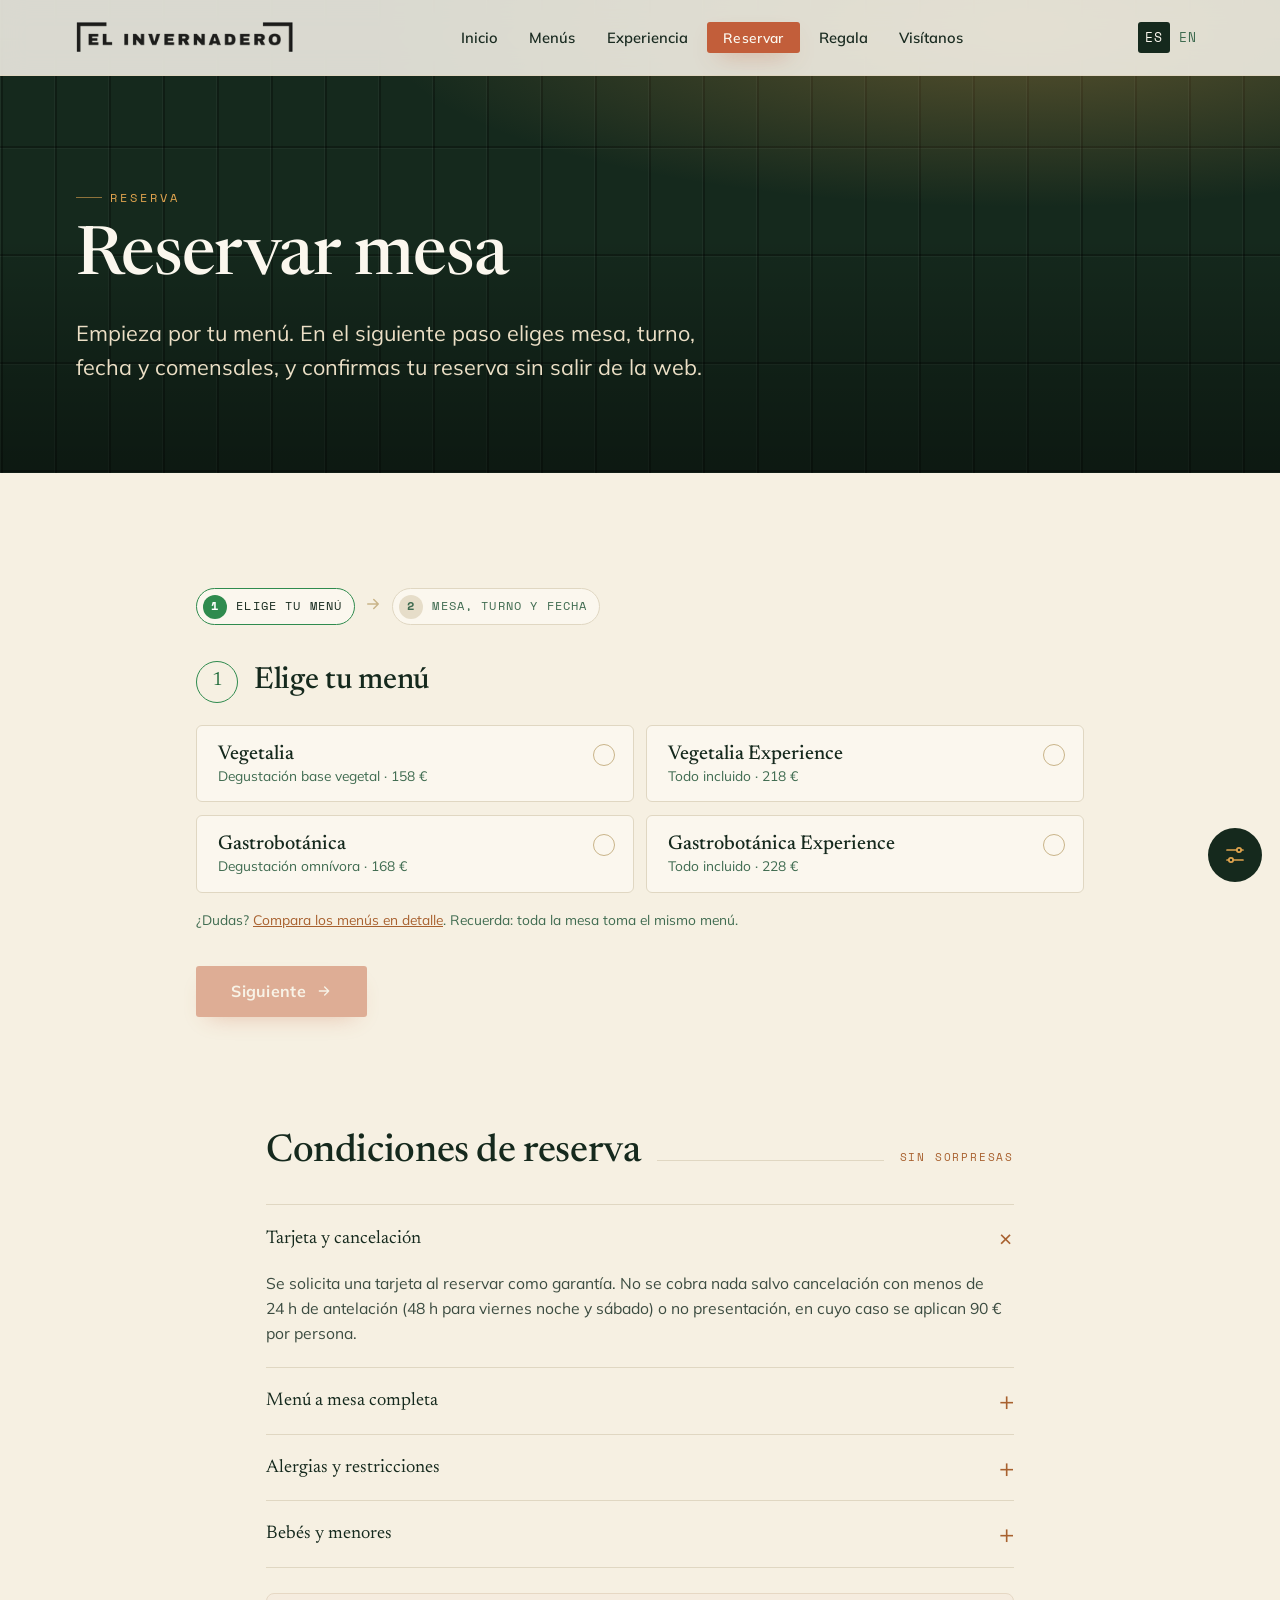
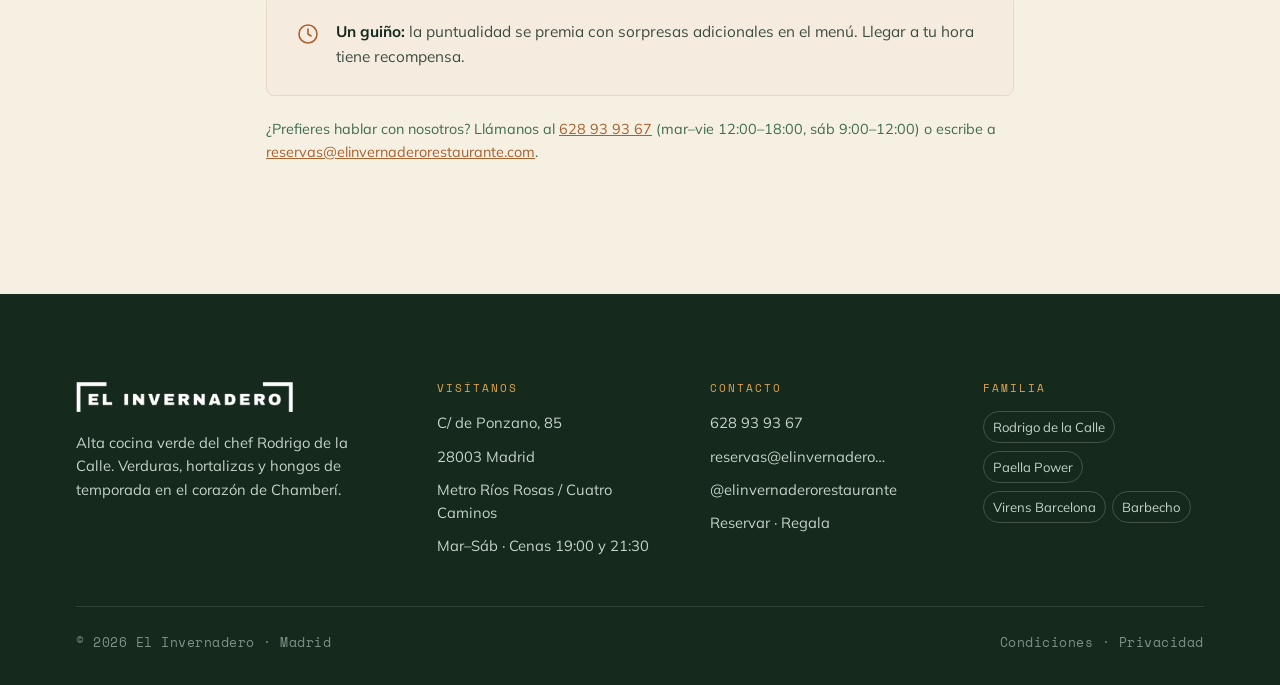
<file: reservar.html>
<!DOCTYPE html>
<html lang="es">
<head>
<meta charset="utf-8">
<meta name="viewport" content="width=device-width, initial-scale=1">
<title>Reservar · El Invernadero · Alta cocina verde</title>
<meta name="description" content="Reserva en El Invernadero en dos pasos: elige tu menú y luego tu mesa, turno y fecha. Reserva real a través de CoverManager.">
<link rel="preconnect" href="https://fonts.googleapis.com">
<link rel="preconnect" href="https://fonts.gstatic.com" crossorigin>
<link href="https://fonts.googleapis.com/css2?family=Newsreader:ital,opsz,wght@0,6..72,400;0,6..72,500;0,6..72,600;1,6..72,400;1,6..72,500&family=Mulish:wght@300;400;500;600;700;800&family=Space+Mono:wght@400;700&family=Cormorant+Garamond:ital,wght@0,400;0,500;0,600;1,500&family=Spectral:ital,wght@0,400;0,500;0,600;1,500&display=swap" rel="stylesheet">
<link rel="stylesheet" href="assets/styles.css">
</head>
<body data-screen-label="Reservar">

<!-- ===================== BARRA ===================== -->
<header class="barra">
  <div class="envoltura barra__envoltura">
    <a class="logo" href="index.html" aria-label="El Invernadero · Madrid · Inicio">
      <img class="logo__img" src="assets/img/logo-invernadero-oscuro.png" alt="El Invernadero · Madrid" width="289" height="40">
    </a>
    <nav class="nav nav__links" aria-label="Principal">
      <a href="index.html">Inicio</a>
      <a href="menus.html">Menús</a>
      <a href="experiencia.html">Experiencia</a>
      <a href="reservar.html" class="btn btn--primario activo" style="padding:.62em 1.2em;font-size:.86rem;">Reservar</a>
      <a href="regala.html">Regala</a>
      <a href="visitanos.html">Visítanos</a>
    </nav>
    <div class="idioma" aria-label="Idioma">
      <button class="on" data-idioma="es">ES</button>
      <button data-idioma="en">EN</button>
    </div>
    <button class="hamburguesa" aria-label="Abrir menú" aria-expanded="false"><span></span></button>
  </div>
</header>
<nav class="nav-movil" aria-label="Móvil">
  <a href="index.html"><span>Inicio</span><span class="num">01</span></a>
  <a href="menus.html"><span>Menús</span><span class="num">02</span></a>
  <a href="experiencia.html"><span>Experiencia</span><span class="num">03</span></a>
  <a href="reservar.html" class="activo"><span>Reservar</span><span class="num">04</span></a>
  <a href="regala.html"><span>Regala</span><span class="num">05</span></a>
  <a href="visitanos.html"><span>Visítanos</span><span class="num">06</span></a>
</nav>

<main>
<!-- ===================== CABECERA ===================== -->
<section class="cabecera azulejo azulejo--bosque sobre-verde">
  <div class="envoltura">
    <p class="eyebrow">Reserva</p>
    <h1 class="display">Reservar mesa</h1>
    <p class="hero__sub" style="margin-bottom:0;max-width:52ch;">Empieza por tu menú. En el siguiente paso eliges mesa, turno, fecha y comensales, y confirmas tu reserva sin salir de la web.</p>
  </div>
</section>

<!-- ===================== FLUJO ===================== -->
<section class="seccion">
  <div class="envoltura" style="max-width:1000px;" data-reserva>
    <ol class="stepper reveal">
      <li class="on"><i>1</i> Elige tu menú</li>
      <span class="flecha" aria-hidden="true">
        <svg width="18" height="18" viewBox="0 0 24 24" fill="none" stroke="currentColor" stroke-width="2" stroke-linecap="round" stroke-linejoin="round"><path d="M5 12h14M13 6l6 6-6 6"/></svg>
      </span>
      <li><i>2</i> Mesa, turno y fecha</li>
    </ol>

    <!-- PASO 1: MENÚ -->
    <div class="paso reveal" data-grupo="menu" style="margin-bottom:0;">
      <div class="paso__cab"><span class="paso__num"></span><h3>Elige tu menú</h3></div>
      <div class="opciones opciones--4">
        <button class="opcion" data-label="Vegetalia · 158 €" data-source="Vegetalia">
          <span class="marca"><svg viewBox="0 0 24 24" fill="none" stroke="currentColor" stroke-width="3" stroke-linecap="round" stroke-linejoin="round"><path d="M20 6L9 17l-5-5"/></svg></span>
          <b>Vegetalia</b><span>Degustación base vegetal · 158 €</span>
        </button>
        <button class="opcion" data-label="Vegetalia Experience · 218 €" data-source="VegetaliaExperience">
          <span class="marca"><svg viewBox="0 0 24 24" fill="none" stroke="currentColor" stroke-width="3" stroke-linecap="round" stroke-linejoin="round"><path d="M20 6L9 17l-5-5"/></svg></span>
          <b>Vegetalia Experience</b><span>Todo incluido · 218 €</span>
        </button>
        <button class="opcion" data-label="Gastrobotánica · 168 €" data-source="Gastrobotanica">
          <span class="marca"><svg viewBox="0 0 24 24" fill="none" stroke="currentColor" stroke-width="3" stroke-linecap="round" stroke-linejoin="round"><path d="M20 6L9 17l-5-5"/></svg></span>
          <b>Gastrobotánica</b><span>Degustación omnívora · 168 €</span>
        </button>
        <button class="opcion" data-label="Gastrobotánica Experience · 228 €" data-source="GastrobotanicaExperience">
          <span class="marca"><svg viewBox="0 0 24 24" fill="none" stroke="currentColor" stroke-width="3" stroke-linecap="round" stroke-linejoin="round"><path d="M20 6L9 17l-5-5"/></svg></span>
          <b>Gastrobotánica Experience</b><span>Todo incluido · 228 €</span>
        </button>
      </div>
      <p style="font-size:.86rem;color:var(--verde-suave);margin-top:1rem;">¿Dudas? <a href="menus.html" style="color:var(--cobre);text-decoration:underline;">Compara los menús en detalle</a>. Recuerda: toda la mesa toma el mismo menú.</p>
    </div>

    <div class="reserva-cta reveal" data-d="1">
      <button class="btn btn--primario btn--grande" data-r="cta" disabled>Siguiente
        <svg width="16" height="16" viewBox="0 0 24 24" fill="none" stroke="currentColor" stroke-width="2" stroke-linecap="round" stroke-linejoin="round"><path d="M5 12h14M13 6l6 6-6 6"/></svg>
      </button>
    </div>
  </div>
</section>

<!-- ===================== CONDICIONES ===================== -->
<section class="seccion" id="condiciones" style="padding-top:0;">
  <div class="envoltura" style="max-width:860px;">
    <div class="grupo-cab reveal">
      <h2>Condiciones de reserva</h2>
      <span class="linea"></span>
      <span class="nota">Sin sorpresas</span>
    </div>
    <div class="acordeon reveal">
      <div class="acordeon__item abierto">
        <button class="acordeon__cab" aria-expanded="true"><span>Tarjeta y cancelación</span><span class="signo">+</span></button>
        <div class="acordeon__cuerpo" style="max-height:260px;">
          <p>Se solicita una tarjeta al reservar como garantía. No se cobra nada salvo cancelación con menos de 24 h de antelación (48 h para viernes noche y sábado) o no presentación, en cuyo caso se aplican 90 € por persona.</p>
        </div>
      </div>
      <div class="acordeon__item">
        <button class="acordeon__cab" aria-expanded="false"><span>Menú a mesa completa</span><span class="signo">+</span></button>
        <div class="acordeon__cuerpo">
          <p>El menú se sirve a mesa completa: todos los comensales toman las mismas elecciones. Elige el menú que mejor encaje con tu grupo antes de reservar.</p>
        </div>
      </div>
      <div class="acordeon__item">
        <button class="acordeon__cab" aria-expanded="false"><span>Alergias y restricciones</span><span class="signo">+</span></button>
        <div class="acordeon__cuerpo">
          <p>Indícanos cualquier alergia o restricción alimentaria al reservar. Si no nos avisas con antelación, no podemos garantizar la adaptación del menú. Disponemos de opciones sin gluten, para diabéticos y un menú especial sin proteína animal.</p>
        </div>
      </div>
      <div class="acordeon__item">
        <button class="acordeon__cab" aria-expanded="false"><span>Bebés y menores</span><span class="signo">+</span></button>
        <div class="acordeon__cuerpo">
          <p>Bebés y menores son bienvenidos. Disponemos de menú infantil bajo petición; indícalo al reservar o escríbenos.</p>
        </div>
      </div>
    </div>
    <div class="aviso aviso--calido reveal" style="margin-top:1.6rem;">
      <svg viewBox="0 0 24 24" fill="none" stroke="currentColor" stroke-width="1.6" stroke-linecap="round" stroke-linejoin="round"><circle cx="12" cy="12" r="9"/><path d="M12 7v5l3 2"/></svg>
      <p><b>Un guiño:</b> la puntualidad se premia con sorpresas adicionales en el menú. Llegar a tu hora tiene recompensa.</p>
    </div>
    <p style="margin-top:1.4rem;font-size:.9rem;color:var(--verde-suave);">¿Prefieres hablar con nosotros? Llámanos al <a href="tel:+34628939367" style="color:var(--cobre);text-decoration:underline;">628 93 93 67</a> (mar–vie 12:00–18:00, sáb 9:00–12:00) o escribe a <a href="mailto:reservas@elinvernaderorestaurante.com" style="color:var(--cobre);text-decoration:underline;">reservas@elinvernaderorestaurante.com</a>.</p>
  </div>
</section>
</main>

<!-- ===================== FOOTER ===================== -->
<footer class="pie">
  <div class="envoltura">
    <div class="pie__top">
      <div class="pie__logo">
        <a class="logo" href="index.html" aria-label="El Invernadero · Madrid">
          <img class="logo__img" src="assets/img/logo-invernadero-blanco.png" alt="El Invernadero · Madrid" width="289" height="40">
        </a>
        <p style="margin-top:1.2rem;font-size:.92rem;max-width:34ch;">Alta cocina verde del chef Rodrigo de la Calle. Verduras, hortalizas y hongos de temporada en el corazón de Chamberí.</p>
      </div>
      <div>
        <h4>Visítanos</h4>
        <ul>
          <li>C/ de Ponzano, 85</li>
          <li>28003 Madrid</li>
          <li>Metro Ríos Rosas / Cuatro Caminos</li>
          <li>Mar–Sáb · Cenas 19:00 y 21:30</li>
        </ul>
      </div>
      <div>
        <h4>Contacto</h4>
        <ul>
          <li><a href="tel:+34628939367">628 93 93 67</a></li>
          <li><a href="mailto:reservas@elinvernaderorestaurante.com">reservas@elinvernadero…</a></li>
          <li><a href="https://www.instagram.com/elinvernaderorestaurante" target="_blank" rel="noopener">@elinvernaderorestaurante</a></li>
          <li><a href="reservar.html">Reservar</a> · <a href="regala.html">Regala</a></li>
        </ul>
      </div>
      <div>
        <h4>Familia</h4>
        <div class="pie__hermanas">
          <a href="https://rodrigodelacalle.es" target="_blank" rel="noopener">Rodrigo de la Calle</a>
          <a href="https://paellapower.com" target="_blank" rel="noopener">Paella Power</a>
          <a href="https://www.virensbarcelona.com" target="_blank" rel="noopener">Virens Barcelona</a>
          <a href="https://barbechobar.com" target="_blank" rel="noopener">Barbecho</a>
        </div>
      </div>
    </div>
    <div class="pie__bottom">
      <span>© 2026 El Invernadero · Madrid</span>
      <span>Condiciones · Privacidad</span>
    </div>
  </div>
</footer>

<!-- ===================== AJUSTES ===================== -->
<button class="ajustes-btn" aria-label="Ajustes de diseño" aria-expanded="false">
  <svg viewBox="0 0 24 24" fill="none" stroke="currentColor" stroke-width="1.7" stroke-linecap="round" aria-hidden="true"><path d="M4 7h10M18 7h2M4 17h2M10 17h10"/><circle cx="16" cy="7" r="2.2"/><circle cx="8" cy="17" r="2.2"/></svg>
</button>
<aside class="ajustes" role="dialog" aria-label="Ajustes de diseño">
  <p class="ajustes__t">Personaliza</p>
  <h3 class="ajustes__s">Ajustes de diseño</h3>
  <div class="ajustes__grupo">
    <label>Verde del azulejo</label>
    <div class="swatches" data-swatch="verde">
      <button data-val="#2f8b4e" style="background:#2f8b4e" aria-label="Esmeralda"></button>
      <button data-val="#1f6a3a" style="background:#1f6a3a" aria-label="Bosque"></button>
      <button data-val="#2f8273" style="background:#2f8273" aria-label="Verde mar"></button>
      <button data-val="#5a7e2c" style="background:#5a7e2c" aria-label="Oliva"></button>
    </div>
  </div>
  <div class="ajustes__grupo">
    <label>Acento cálido</label>
    <div class="swatches" data-swatch="acento">
      <button data-val="#c25e3a" style="background:#c25e3a" aria-label="Terracota"></button>
      <button data-val="#a8612f" style="background:#a8612f" aria-label="Cobre"></button>
      <button data-val="#bb8a3c" style="background:#bb8a3c" aria-label="Ámbar"></button>
    </div>
  </div>
  <div class="ajustes__grupo">
    <label>Serif de titulares</label>
    <div class="seg" data-seg="serif">
      <button data-val="Newsreader">Newsreader</button>
      <button data-val="Cormorant">Cormorant</button>
      <button data-val="Spectral">Spectral</button>
    </div>
  </div>
  <div class="ajustes__grupo">
    <label>Intensidad del azulejo</label>
    <input type="range" min="0" max="10" step="1" data-slider="azulejo" aria-label="Intensidad del azulejo">
  </div>
  <div class="ajustes__grupo">
    <label>Líneas botánicas</label>
    <div class="seg" data-seg="botanica">
      <button data-val="1">Sí</button>
      <button data-val="0">No</button>
    </div>
  </div>
  <button class="ajustes__reset">↺ Restablecer</button>
</aside>

<script src="assets/site.js"></script>
</body>
</html>
</file>
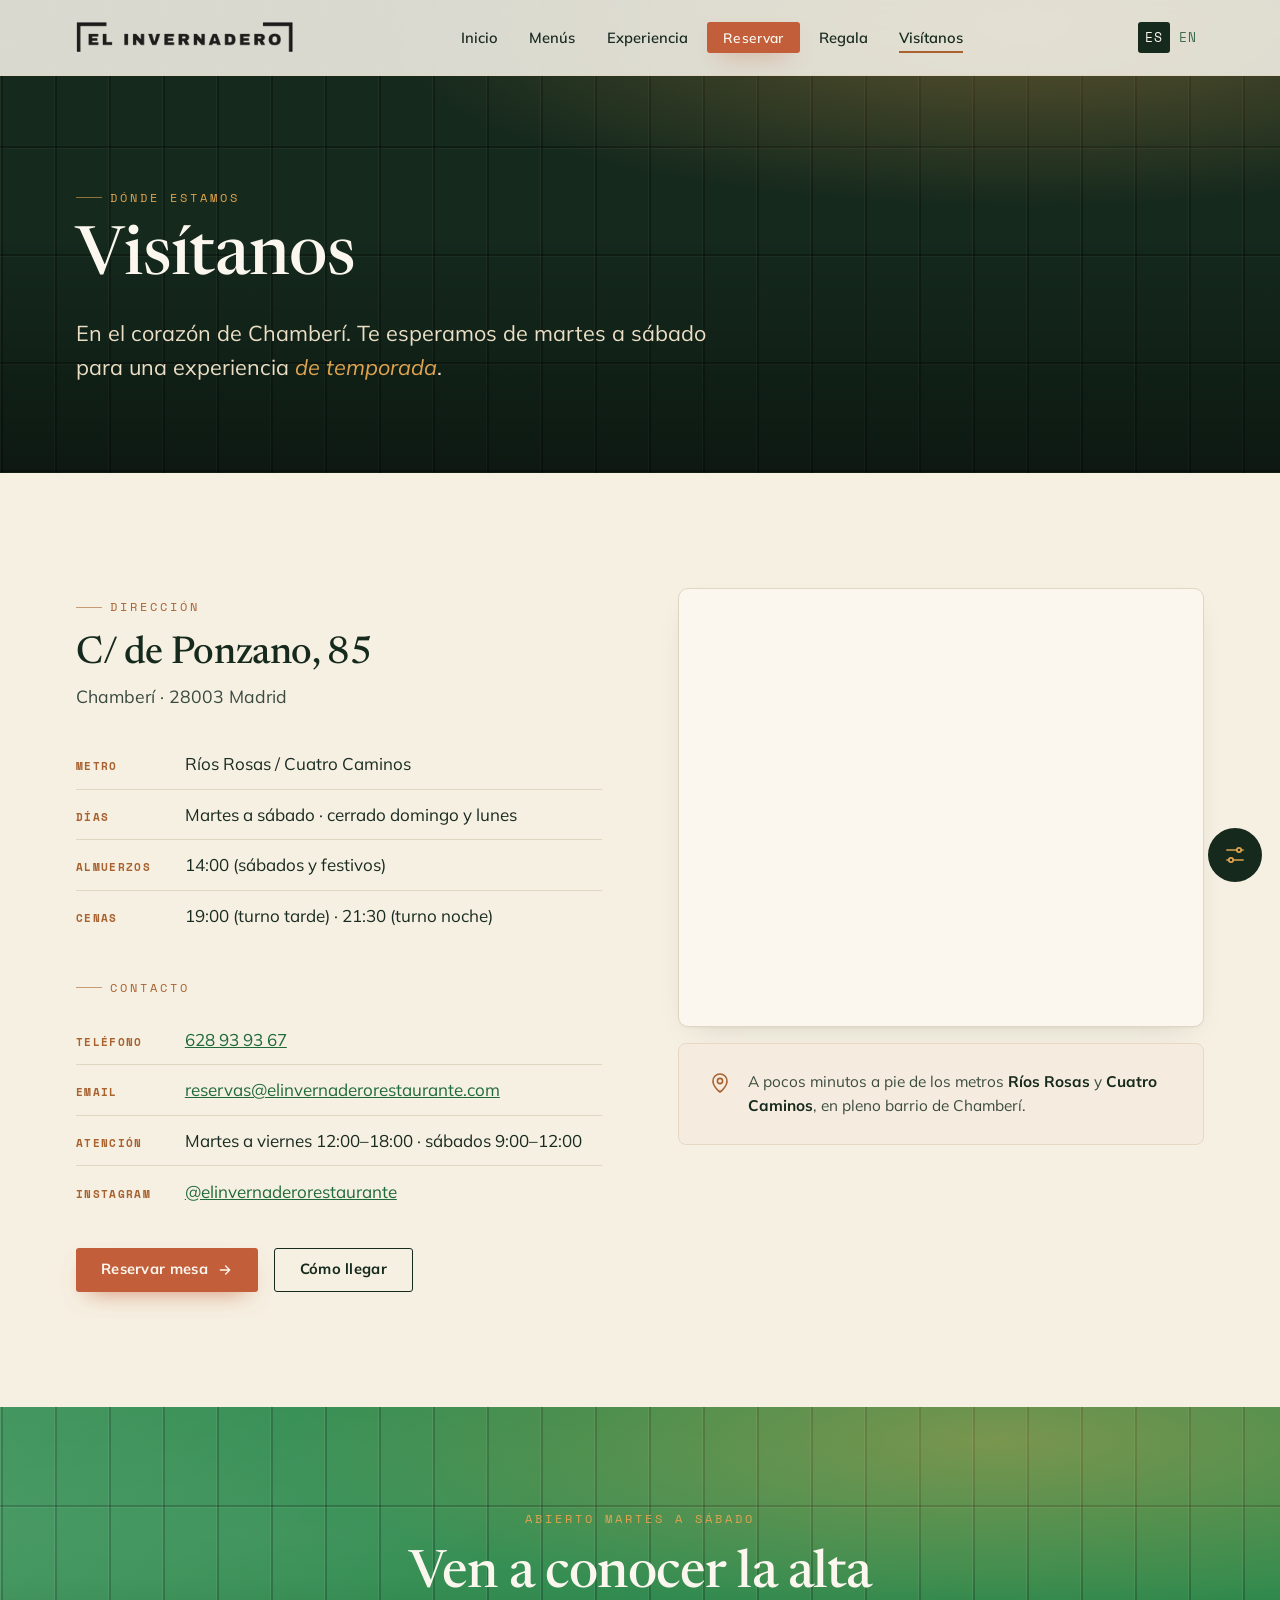
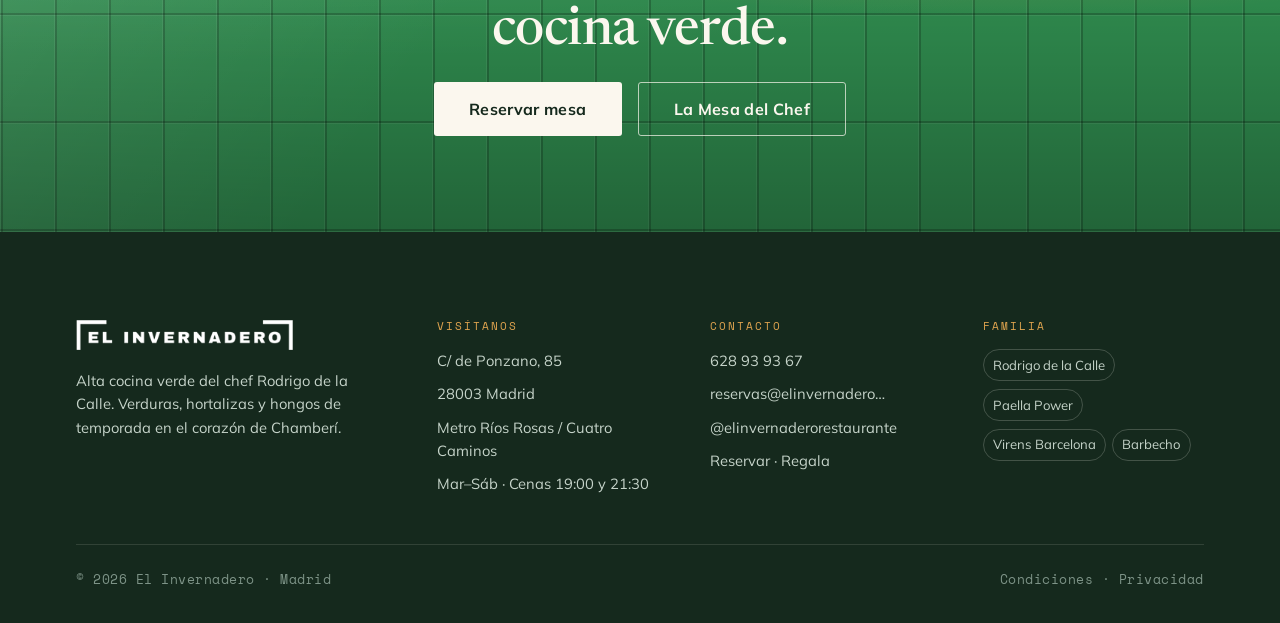
<file: visitanos.html>
<!DOCTYPE html>
<html lang="es">
<head>
<meta charset="utf-8">
<meta name="viewport" content="width=device-width, initial-scale=1">
<title>Visítanos · El Invernadero · Chamberí, Madrid</title>
<meta name="description" content="El Invernadero está en C/ de Ponzano, 85, Chamberí, Madrid. Horario, cómo llegar en metro y datos de contacto y reservas.">
<link rel="preconnect" href="https://fonts.googleapis.com">
<link rel="preconnect" href="https://fonts.gstatic.com" crossorigin>
<link href="https://fonts.googleapis.com/css2?family=Newsreader:ital,opsz,wght@0,6..72,400;0,6..72,500;0,6..72,600;1,6..72,400;1,6..72,500&family=Mulish:wght@300;400;500;600;700;800&family=Space+Mono:wght@400;700&family=Cormorant+Garamond:ital,wght@0,400;0,500;0,600;1,500&family=Spectral:ital,wght@0,400;0,500;0,600;1,500&display=swap" rel="stylesheet">
<link rel="stylesheet" href="assets/styles.css">
</head>
<body data-screen-label="Visítanos">

<!-- ===================== BARRA ===================== -->
<header class="barra">
  <div class="envoltura barra__envoltura">
    <a class="logo" href="index.html" aria-label="El Invernadero · Madrid · Inicio">
      <img class="logo__img" src="assets/img/logo-invernadero-oscuro.png" alt="El Invernadero · Madrid" width="289" height="40">
    </a>
    <nav class="nav nav__links" aria-label="Principal">
      <a href="index.html">Inicio</a>
      <a href="menus.html">Menús</a>
      <a href="experiencia.html">Experiencia</a>
      <a href="reservar.html" class="btn btn--primario" style="padding:.62em 1.2em;font-size:.86rem;">Reservar</a>
      <a href="regala.html">Regala</a>
      <a href="visitanos.html" class="activo">Visítanos</a>
    </nav>
    <div class="idioma" aria-label="Idioma">
      <button class="on" data-idioma="es">ES</button>
      <button data-idioma="en">EN</button>
    </div>
    <button class="hamburguesa" aria-label="Abrir menú" aria-expanded="false"><span></span></button>
  </div>
</header>
<nav class="nav-movil" aria-label="Móvil">
  <a href="index.html"><span>Inicio</span><span class="num">01</span></a>
  <a href="menus.html"><span>Menús</span><span class="num">02</span></a>
  <a href="experiencia.html"><span>Experiencia</span><span class="num">03</span></a>
  <a href="reservar.html"><span>Reservar</span><span class="num">04</span></a>
  <a href="regala.html"><span>Regala</span><span class="num">05</span></a>
  <a href="visitanos.html" class="activo"><span>Visítanos</span><span class="num">06</span></a>
</nav>

<main>
<!-- ===================== CABECERA ===================== -->
<section class="cabecera azulejo azulejo--bosque sobre-verde">
  <div class="envoltura">
    <p class="eyebrow">Dónde estamos</p>
    <h1 class="display">Visítanos</h1>
    <p class="hero__sub" style="margin-bottom:0;max-width:50ch;">En el corazón de Chamberí. Te esperamos de martes a sábado para una experiencia <em class="acento" style="color:var(--ambar);font-style:italic;">de temporada</em>.</p>
  </div>
</section>

<!-- ===================== DATOS + MAPA ===================== -->
<section class="seccion">
  <div class="envoltura split" style="align-items:start;">
    <!-- DATOS -->
    <div class="reveal">
      <p class="eyebrow">Dirección</p>
      <h2 class="titulo-seccion" style="font-size:clamp(1.7rem,3vw,2.4rem);">C/ de Ponzano, 85</h2>
      <p class="plomo" style="margin-top:.4rem;">Chamberí · 28003 Madrid</p>

      <div style="margin-top:1.8rem;">
        <div class="dato-fila"><b>Metro</b><span>Ríos Rosas / Cuatro Caminos</span></div>
        <div class="dato-fila"><b>Días</b><span>Martes a sábado · cerrado domingo y lunes</span></div>
        <div class="dato-fila"><b>Almuerzos</b><span>14:00 (sábados y festivos)</span></div>
        <div class="dato-fila"><b>Cenas</b><span>19:00 (turno tarde) · 21:30 (turno noche)</span></div>
      </div>

      <p class="eyebrow" style="margin-top:2.4rem;">Contacto</p>
      <div>
        <div class="dato-fila"><b>Teléfono</b><span><a href="tel:+34628939367" style="color:var(--verde-azulejo-osc);text-decoration:underline;">628 93 93 67</a></span></div>
        <div class="dato-fila"><b>Email</b><span><a href="mailto:reservas@elinvernaderorestaurante.com" style="color:var(--verde-azulejo-osc);text-decoration:underline;">reservas@elinvernaderorestaurante.com</a></span></div>
        <div class="dato-fila"><b>Atención</b><span>Martes a viernes 12:00–18:00 · sábados 9:00–12:00</span></div>
        <div class="dato-fila"><b>Instagram</b><span><a href="https://www.instagram.com/elinvernaderorestaurante" target="_blank" rel="noopener" style="color:var(--verde-azulejo-osc);text-decoration:underline;">@elinvernaderorestaurante</a></span></div>
      </div>

      <div class="hero__cta" style="margin-top:2rem;">
        <a href="reservar.html" class="btn btn--primario">Reservar mesa
          <svg width="16" height="16" viewBox="0 0 24 24" fill="none" stroke="currentColor" stroke-width="2" stroke-linecap="round" stroke-linejoin="round"><path d="M5 12h14M13 6l6 6-6 6"/></svg>
        </a>
        <a href="https://www.google.com/maps/dir/?api=1&destination=Calle+de+Ponzano+85+Madrid" target="_blank" rel="noopener" class="btn btn--linea">Cómo llegar</a>
      </div>
    </div>

    <!-- MAPA -->
    <div class="reveal" data-d="1">
      <div class="mapa-marco">
        <iframe
          class="mapa"
          title="Mapa de El Invernadero · C/ de Ponzano 85, Madrid"
          src="https://www.google.com/maps?q=Calle+de+Ponzano+85,+28003+Madrid&output=embed"
          loading="lazy"
          referrerpolicy="no-referrer-when-downgrade"
          allowfullscreen></iframe>
      </div>
      <div class="aviso aviso--calido" style="margin-top:1rem;">
        <svg viewBox="0 0 24 24" fill="none" stroke="currentColor" stroke-width="1.6" stroke-linecap="round" stroke-linejoin="round"><path d="M12 21s-7-5.2-7-11a7 7 0 0 1 14 0c0 5.8-7 11-7 11Z"/><circle cx="12" cy="10" r="2.6"/></svg>
        <p>A pocos minutos a pie de los metros <b>Ríos Rosas</b> y <b>Cuatro Caminos</b>, en pleno barrio de Chamberí.</p>
      </div>
    </div>
  </div>
</section>

<!-- ===================== BANDA CTA ===================== -->
<section class="banda azulejo seccion--ajustado sobre-verde" style="padding-top:clamp(56px,8vw,96px);padding-bottom:clamp(56px,8vw,96px);">
  <div class="envoltura centro">
    <p class="eyebrow solo" style="justify-content:center;color:var(--ambar);">Abierto martes a sábado</p>
    <h2 class="titulo-seccion reveal" style="color:var(--blanco-roto);max-width:18ch;margin:0 auto 1.4rem;">Ven a conocer la alta cocina verde.</h2>
    <div class="hero__cta reveal" data-d="1" style="justify-content:center;">
      <a href="reservar.html" class="btn btn--claro btn--grande">Reservar mesa</a>
      <a href="experiencia.html" class="btn btn--linea-clara btn--grande">La Mesa del Chef</a>
    </div>
  </div>
</section>
</main>

<!-- ===================== FOOTER ===================== -->
<footer class="pie">
  <div class="envoltura">
    <div class="pie__top">
      <div class="pie__logo">
        <a class="logo" href="index.html" aria-label="El Invernadero · Madrid">
          <img class="logo__img" src="assets/img/logo-invernadero-blanco.png" alt="El Invernadero · Madrid" width="289" height="40">
        </a>
        <p style="margin-top:1.2rem;font-size:.92rem;max-width:34ch;">Alta cocina verde del chef Rodrigo de la Calle. Verduras, hortalizas y hongos de temporada en el corazón de Chamberí.</p>
      </div>
      <div>
        <h4>Visítanos</h4>
        <ul>
          <li>C/ de Ponzano, 85</li>
          <li>28003 Madrid</li>
          <li>Metro Ríos Rosas / Cuatro Caminos</li>
          <li>Mar–Sáb · Cenas 19:00 y 21:30</li>
        </ul>
      </div>
      <div>
        <h4>Contacto</h4>
        <ul>
          <li><a href="tel:+34628939367">628 93 93 67</a></li>
          <li><a href="mailto:reservas@elinvernaderorestaurante.com">reservas@elinvernadero…</a></li>
          <li><a href="https://www.instagram.com/elinvernaderorestaurante" target="_blank" rel="noopener">@elinvernaderorestaurante</a></li>
          <li><a href="reservar.html">Reservar</a> · <a href="regala.html">Regala</a></li>
        </ul>
      </div>
      <div>
        <h4>Familia</h4>
        <div class="pie__hermanas">
          <a href="https://rodrigodelacalle.es" target="_blank" rel="noopener">Rodrigo de la Calle</a>
          <a href="https://paellapower.com" target="_blank" rel="noopener">Paella Power</a>
          <a href="https://www.virensbarcelona.com" target="_blank" rel="noopener">Virens Barcelona</a>
          <a href="https://barbechobar.com" target="_blank" rel="noopener">Barbecho</a>
        </div>
      </div>
    </div>
    <div class="pie__bottom">
      <span>© 2026 El Invernadero · Madrid</span>
      <span>Condiciones · Privacidad</span>
    </div>
  </div>
</footer>

<!-- ===================== AJUSTES ===================== -->
<button class="ajustes-btn" aria-label="Ajustes de diseño" aria-expanded="false">
  <svg viewBox="0 0 24 24" fill="none" stroke="currentColor" stroke-width="1.7" stroke-linecap="round" aria-hidden="true"><path d="M4 7h10M18 7h2M4 17h2M10 17h10"/><circle cx="16" cy="7" r="2.2"/><circle cx="8" cy="17" r="2.2"/></svg>
</button>
<aside class="ajustes" role="dialog" aria-label="Ajustes de diseño">
  <p class="ajustes__t">Personaliza</p>
  <h3 class="ajustes__s">Ajustes de diseño</h3>
  <div class="ajustes__grupo">
    <label>Verde del azulejo</label>
    <div class="swatches" data-swatch="verde">
      <button data-val="#2f8b4e" style="background:#2f8b4e" aria-label="Esmeralda"></button>
      <button data-val="#1f6a3a" style="background:#1f6a3a" aria-label="Bosque"></button>
      <button data-val="#2f8273" style="background:#2f8273" aria-label="Verde mar"></button>
      <button data-val="#5a7e2c" style="background:#5a7e2c" aria-label="Oliva"></button>
    </div>
  </div>
  <div class="ajustes__grupo">
    <label>Acento cálido</label>
    <div class="swatches" data-swatch="acento">
      <button data-val="#c25e3a" style="background:#c25e3a" aria-label="Terracota"></button>
      <button data-val="#a8612f" style="background:#a8612f" aria-label="Cobre"></button>
      <button data-val="#bb8a3c" style="background:#bb8a3c" aria-label="Ámbar"></button>
    </div>
  </div>
  <div class="ajustes__grupo">
    <label>Serif de titulares</label>
    <div class="seg" data-seg="serif">
      <button data-val="Newsreader">Newsreader</button>
      <button data-val="Cormorant">Cormorant</button>
      <button data-val="Spectral">Spectral</button>
    </div>
  </div>
  <div class="ajustes__grupo">
    <label>Intensidad del azulejo</label>
    <input type="range" min="0" max="10" step="1" data-slider="azulejo" aria-label="Intensidad del azulejo">
  </div>
  <div class="ajustes__grupo">
    <label>Líneas botánicas</label>
    <div class="seg" data-seg="botanica">
      <button data-val="1">Sí</button>
      <button data-val="0">No</button>
    </div>
  </div>
  <button class="ajustes__reset">↺ Restablecer</button>
</aside>

<script src="assets/site.js"></script>
</body>
</html>
</file>
<file: assets/styles.css>
/* ============================================================
   EL INVERNADERO — Alta cocina verde · Madrid
   Sistema de diseño · botánico, cálido, cercano · Michelin
   ============================================================ */

/* ---------- TOKENS ---------- */
:root{
  /* Verdes (el azulejo del restaurante) */
  --verde-azulejo:#2f8b4e;     /* esmeralda brillante de la pared */
  --verde-azulejo-osc:#1f6a3a;
  --verde-bosque:#15291d;      /* casi negro verde, secciones oscuras */
  --verde-profundo:#1f4030;
  --verde-texto:#1a2b21;       /* texto principal (no negro puro) */
  --verde-suave:#3f6b50;

  /* Acentos cálidos (cobre / terracota / ámbar) */
  --cobre:#a8612f;
  --terracota:#c25e3a;
  --ambar:#e0a44f;             /* luz cálida colgante */

  /* Neutros naturales */
  --crema:#f6f0e2;
  --blanco-roto:#fbf7ee;
  --kraft:#e3d4b4;
  --kraft-osc:#c9b489;
  --linea:#e0d7c2;

  /* Intensidad del azulejo (controlable por Ajustes 0–1) */
  --azulejo-intensidad:1;

  /* Tipografía */
  --serif:'Newsreader',Georgia,serif;
  --sans:'Mulish',system-ui,sans-serif;
  --mono:'Space Mono','Courier New',monospace;

  /* Métricas */
  --max:1240px;
  --nav-h:76px;
  --radio:3px;
  --tile-w:54px;
  --tile-h:108px;

  --sombra-card:0 1px 2px rgba(21,41,29,.04),0 12px 32px -16px rgba(21,41,29,.18);
  --sombra-alta:0 24px 60px -28px rgba(21,41,29,.4);
}

/* ---------- RESET ---------- */
*{box-sizing:border-box;}
html{scroll-behavior:smooth;-webkit-text-size-adjust:100%;}
body{
  margin:0;
  font-family:var(--sans);
  color:var(--verde-texto);
  background:var(--crema);
  line-height:1.6;
  font-size:17px;
  font-weight:400;
  -webkit-font-smoothing:antialiased;
  text-rendering:optimizeLegibility;
  overflow-x:hidden;
}
img{max-width:100%;display:block;}
a{color:inherit;text-decoration:none;}
button{font-family:inherit;cursor:pointer;border:none;background:none;}
h1,h2,h3,h4{font-family:var(--serif);font-weight:500;line-height:1.08;margin:0;letter-spacing:-.01em;color:var(--verde-bosque);}
p{margin:0 0 1em;text-wrap:pretty;}
::selection{background:var(--ambar);color:var(--verde-bosque);}

/* ---------- LAYOUT ---------- */
.envoltura{max-width:var(--max);margin:0 auto;padding:0 clamp(20px,5vw,56px);}
.seccion{padding:clamp(64px,9vw,128px) 0;}
.seccion--ajustado{padding:clamp(48px,6vw,80px) 0;}
.centro{text-align:center;}

/* ---------- TIPOGRAFÍA UTIL ---------- */
.eyebrow{
  font-family:var(--mono);
  font-size:.72rem;
  letter-spacing:.26em;
  text-transform:uppercase;
  color:var(--cobre);
  margin:0 0 1.1rem;
  display:inline-flex;
  align-items:center;
  gap:.7em;
}
.eyebrow::before{
  content:"";width:26px;height:1px;background:var(--cobre);opacity:.6;
}
.eyebrow.solo::before{display:none;}
.display{font-size:clamp(2.6rem,6.4vw,5rem);line-height:1.02;}
.titulo-seccion{font-size:clamp(2rem,4.4vw,3.3rem);}
.subtitulo{font-family:var(--serif);font-style:italic;font-size:clamp(1.15rem,2vw,1.5rem);color:var(--verde-suave);font-weight:400;}
.plomo{font-size:1.1rem;color:#3a4a40;max-width:60ch;}
em.acento{font-style:italic;color:var(--cobre);}

/* ---------- AZULEJO (pared esmeralda) ---------- */
.azulejo{position:relative;background-color:var(--verde-azulejo);isolation:isolate;}
.azulejo::before{
  content:"";position:absolute;inset:0;z-index:-1;opacity:var(--azulejo-intensidad);
  background-image:
    /* brillo de lámpara cálida */
    radial-gradient(120% 90% at 78% 8%, rgba(224,164,79,.42), rgba(224,164,79,0) 46%),
    /* sombra inferior */
    linear-gradient(180deg, rgba(0,0,0,0) 40%, rgba(0,0,0,.28)),
    /* sheen diagonal */
    linear-gradient(125deg, rgba(255,255,255,.10), rgba(255,255,255,0) 38%),
    /* lechada vertical (con bisel) */
    repeating-linear-gradient(90deg,
      rgba(255,255,255,.07) 0 1px,
      rgba(0,0,0,.22) 1px 3px,
      rgba(0,0,0,0) 3px var(--tile-w)),
    /* lechada horizontal (con bisel) */
    repeating-linear-gradient(0deg,
      rgba(255,255,255,.07) 0 1px,
      rgba(0,0,0,.22) 1px 3px,
      rgba(0,0,0,0) 3px var(--tile-h)),
    /* veteado de esmalte */
    radial-gradient(140% 60% at 20% 30%, rgba(255,255,255,.05), transparent 50%);
  background-color:var(--verde-azulejo);
}
.azulejo--bosque{background-color:var(--verde-bosque);}
.azulejo--bosque::before{
  background-image:
    radial-gradient(120% 90% at 80% 6%, rgba(224,164,79,.34), rgba(224,164,79,0) 42%),
    linear-gradient(180deg, rgba(0,0,0,0) 50%, rgba(0,0,0,.4)),
    repeating-linear-gradient(90deg, rgba(255,255,255,.04) 0 1px, rgba(0,0,0,.3) 1px 3px, transparent 3px var(--tile-w)),
    repeating-linear-gradient(0deg, rgba(255,255,255,.04) 0 1px, rgba(0,0,0,.3) 1px 3px, transparent 3px var(--tile-h));
  background-color:var(--verde-bosque);
}
.sobre-verde,.sobre-verde h1,.sobre-verde h2,.sobre-verde h3{color:var(--blanco-roto);}
.sobre-verde .eyebrow{color:var(--ambar);}
.sobre-verde .eyebrow::before{background:var(--ambar);}
.sobre-verde .subtitulo{color:#e9ddc4;}

/* ---------- BOTÓN ---------- */
.btn{
  display:inline-flex;align-items:center;gap:.6em;
  font-family:var(--sans);font-weight:700;font-size:.92rem;
  letter-spacing:.02em;padding:.92em 1.7em;border-radius:var(--radio);
  transition:transform .25s ease,background .25s ease,color .25s ease,box-shadow .25s ease;
  line-height:1;white-space:nowrap;
}
.btn svg{transition:transform .3s ease;}
.btn:hover svg{transform:translateX(3px);}
.btn--primario{background:var(--terracota);color:var(--blanco-roto);box-shadow:0 10px 24px -12px rgba(194,94,58,.8);}
.btn--primario:hover{background:#a94e2f;transform:translateY(-2px);}
.btn--verde{background:var(--verde-bosque);color:var(--blanco-roto);}
.btn--verde:hover{background:var(--verde-profundo);transform:translateY(-2px);}
.btn--linea{border:1.5px solid currentColor;color:var(--verde-bosque);}
.btn--linea:hover{background:var(--verde-bosque);color:var(--blanco-roto);}
.btn--claro{background:var(--blanco-roto);color:var(--verde-bosque);}
.btn--claro:hover{background:#fff;transform:translateY(-2px);}
.btn--linea-clara{border:1.5px solid rgba(251,247,238,.7);color:var(--blanco-roto);}
.btn--linea-clara:hover{background:var(--blanco-roto);color:var(--verde-bosque);border-color:transparent;}
.btn--grande{padding:1.1em 2.2em;font-size:1rem;}

/* ---------- NAV ---------- */
.barra{
  position:fixed;top:0;left:0;right:0;z-index:120;height:var(--nav-h);
  display:flex;align-items:center;
  background:rgba(251,247,238,.86);backdrop-filter:blur(14px);
  border-bottom:1px solid var(--linea);
  transition:background .3s ease,border-color .3s ease;
}
.barra__envoltura{display:flex;align-items:center;justify-content:space-between;width:100%;}
.logo{display:flex;align-items:center;gap:.6rem;}
.logo__img{height:clamp(24px,2.4vw,30px);width:auto;display:block;}
.pie__logo .logo__img{height:30px;}
.logo__mark{width:34px;height:34px;flex:none;color:var(--verde-azulejo);}
.logo__txt{font-family:var(--serif);font-size:1.32rem;font-weight:600;color:var(--verde-bosque);line-height:1;letter-spacing:-.01em;}
.logo__txt small{display:block;font-family:var(--mono);font-size:.52rem;letter-spacing:.34em;color:var(--cobre);font-weight:400;margin-top:3px;text-transform:uppercase;}
.nav{display:flex;align-items:center;gap:.4rem;}
.nav a{
  font-size:.92rem;font-weight:600;padding:.55em .85em;border-radius:var(--radio);
  color:var(--verde-texto);position:relative;transition:color .2s ease;
}
.nav a:not(.btn)::after{
  content:"";position:absolute;left:.85em;right:.85em;bottom:.32em;height:1.5px;
  background:var(--cobre);transform:scaleX(0);transform-origin:left;transition:transform .26s ease;
}
.nav a:not(.btn):hover::after,.nav a.activo::after{transform:scaleX(1);}
.nav a.activo{color:var(--verde-bosque);}
/* el botón Reservar de la barra siempre con texto claro (vence a .nav a y .activo) */
.barra .nav a.btn--primario{color:var(--blanco-roto);}
.idioma{display:flex;align-items:center;gap:.1rem;margin-left:.4rem;font-family:var(--mono);font-size:.74rem;}
.idioma button{padding:.4em .55em;border-radius:var(--radio);color:var(--verde-suave);letter-spacing:.06em;}
.idioma button.on{background:var(--verde-bosque);color:var(--blanco-roto);}
.idioma button:not(.on):hover{color:var(--verde-bosque);}
.hamburguesa{display:none;width:44px;height:44px;border-radius:var(--radio);align-items:center;justify-content:center;color:var(--verde-bosque);}
.hamburguesa span{position:relative;width:22px;height:2px;background:currentColor;display:block;transition:.3s;}
.hamburguesa span::before,.hamburguesa span::after{content:"";position:absolute;left:0;width:22px;height:2px;background:currentColor;transition:.3s;}
.hamburguesa span::before{top:-7px;}
.hamburguesa span::after{top:7px;}
body.menu-abierto .hamburguesa span{background:transparent;}
body.menu-abierto .hamburguesa span::before{top:0;transform:rotate(45deg);}
body.menu-abierto .hamburguesa span::after{top:0;transform:rotate(-45deg);}

/* Menú móvil */
.nav-movil{
  position:fixed;inset:var(--nav-h) 0 0;z-index:115;
  background:var(--verde-bosque);
  transform:translateY(-100%);opacity:0;visibility:hidden;
  transition:transform .4s cubic-bezier(.4,0,.2,1),opacity .3s ease,visibility .4s;
  display:flex;flex-direction:column;justify-content:center;
  padding:0 8vw;
}
body.menu-abierto .nav-movil{transform:translateY(0);opacity:1;visibility:visible;}
.nav-movil a{
  font-family:var(--serif);font-size:2rem;color:var(--blanco-roto);padding:.45rem 0;
  border-bottom:1px solid rgba(251,247,238,.12);display:flex;align-items:center;justify-content:space-between;
  opacity:0;transform:translateY(14px);
}
body.menu-abierto .nav-movil a{opacity:1;transform:none;transition:opacity .4s ease,transform .4s ease;}
body.menu-abierto .nav-movil a:nth-child(1){transition-delay:.08s;}
body.menu-abierto .nav-movil a:nth-child(2){transition-delay:.13s;}
body.menu-abierto .nav-movil a:nth-child(3){transition-delay:.18s;}
body.menu-abierto .nav-movil a:nth-child(4){transition-delay:.23s;}
body.menu-abierto .nav-movil a:nth-child(5){transition-delay:.28s;}
body.menu-abierto .nav-movil a:nth-child(6){transition-delay:.33s;}
.nav-movil a .num{font-family:var(--mono);font-size:.8rem;color:var(--ambar);}
.nav-movil a.activo{color:var(--ambar);}

/* ---------- HERO ---------- */
.hero{position:relative;min-height:92vh;display:flex;align-items:flex-end;padding-top:var(--nav-h);overflow:hidden;}
.hero>.envoltura{width:100%;}
.hero__interior{padding-bottom:clamp(48px,8vh,96px);max-width:60ch;}
.hero .display{color:var(--blanco-roto);}
.hero__sub{color:#ecdfc6;font-size:clamp(1.05rem,1.7vw,1.35rem);max-width:48ch;margin:1.4rem 0 2.2rem;}
.hero__cta{display:flex;gap:1rem;flex-wrap:wrap;}
.hero__scroll{position:absolute;bottom:24px;left:50%;transform:translateX(-50%);color:rgba(251,247,238,.6);font-family:var(--mono);font-size:.66rem;letter-spacing:.24em;text-transform:uppercase;display:flex;flex-direction:column;align-items:center;gap:.6rem;}
.hero__scroll i{width:1px;height:34px;background:linear-gradient(var(--ambar),transparent);display:block;animation:descender 1.9s ease-in-out infinite;}
@keyframes descender{0%,100%{opacity:.3;transform:scaleY(.6);}50%{opacity:1;transform:scaleY(1);}}

/* Página-cabecera (heros internos) */
.cabecera{position:relative;padding:calc(var(--nav-h) + clamp(56px,8vw,104px)) 0 clamp(48px,7vw,88px);overflow:hidden;}
.cabecera .display{font-size:clamp(2.4rem,5.4vw,4.2rem);}

/* ---------- PREMIOS ---------- */
.premios{background:var(--verde-bosque);}
.premios__lista{display:grid;grid-template-columns:repeat(4,1fr);gap:1px;background:rgba(251,247,238,.1);}
.premio{background:var(--verde-bosque);padding:2rem 1.4rem;text-align:center;display:flex;flex-direction:column;align-items:center;gap:.7rem;}
.premio svg{width:34px;height:34px;color:var(--ambar);}
.premio b{font-family:var(--serif);font-size:1.05rem;color:var(--blanco-roto);font-weight:500;}
.premio span{font-family:var(--mono);font-size:.64rem;letter-spacing:.16em;text-transform:uppercase;color:#9db3a3;}

/* ---------- TARJETAS / GRID ---------- */
.grid{display:grid;gap:clamp(20px,3vw,34px);}
.grid--2{grid-template-columns:repeat(2,1fr);}
.grid--3{grid-template-columns:repeat(3,1fr);}
.grid--4{grid-template-columns:repeat(4,1fr);}
.split{display:grid;grid-template-columns:1fr 1fr;gap:clamp(32px,6vw,88px);align-items:center;}
.split--texto-izq{}
.col-prosa>*+*{margin-top:1.1rem;}

/* Tarjeta de menú */
.menu-card{
  background:var(--blanco-roto);border:1px solid var(--linea);border-radius:6px;
  padding:clamp(1.6rem,2.6vw,2.4rem);display:flex;flex-direction:column;
  box-shadow:var(--sombra-card);position:relative;overflow:hidden;transition:transform .3s ease,box-shadow .3s ease,border-color .3s ease;
}
.menu-card:hover{transform:translateY(-4px);box-shadow:var(--sombra-alta);border-color:var(--kraft-osc);}
.menu-card__cinta{position:absolute;top:0;left:0;right:0;height:5px;background:linear-gradient(90deg,var(--verde-azulejo),var(--ambar));}
.menu-card--exp .menu-card__cinta{background:linear-gradient(90deg,var(--cobre),var(--terracota));}
.menu-card__tipo{font-family:var(--mono);font-size:.66rem;letter-spacing:.2em;text-transform:uppercase;color:var(--cobre);margin-bottom:.7rem;}
.menu-card h3{font-size:clamp(1.45rem,0.95rem + 1vw,1.95rem);line-height:1.1;margin-bottom:.3rem;overflow-wrap:break-word;hyphens:manual;}
.menu-card__precio{font-family:var(--serif);font-size:clamp(2.4rem,4vw,3.2rem);font-weight:500;color:var(--verde-azulejo-osc);line-height:1;margin:.6rem 0 1.1rem;letter-spacing:-.02em;}
.menu-card--exp .menu-card__precio{color:var(--cobre);}
.menu-card__precio small{font-size:.9rem;color:var(--verde-suave);font-family:var(--mono);letter-spacing:.04em;}
.menu-card p{font-size:.98rem;color:#42524760;color:#3c4c41;flex-grow:1;}
.incluye{list-style:none;padding:0;margin:.4rem 0 1.4rem;display:flex;flex-wrap:wrap;gap:.5rem;}
.incluye li{font-size:.78rem;font-family:var(--sans);font-weight:600;color:var(--verde-suave);background:#eef3e9;border:1px solid #dde7d4;padding:.34em .7em;border-radius:99px;}
.menu-card .btn{align-self:flex-start;margin-top:auto;}

/* cartas claras dentro de secciones verdes: restablecer color de texto */
.menu-card,.exp-card,.opcion,.resumen .opcion{color:var(--verde-texto);}
.menu-card h3,.exp-card h3,.exp-card h2,.opcion b{color:var(--verde-bosque);}

/* Tarjeta simple / experiencia */
.exp-card{background:var(--blanco-roto);border:1px solid var(--linea);border-radius:6px;overflow:hidden;box-shadow:var(--sombra-card);display:flex;flex-direction:column;}
.exp-card--estrella{border-color:var(--cobre);box-shadow:var(--sombra-alta);}
.exp-card__cuerpo{padding:clamp(1.6rem,2.6vw,2.4rem);display:flex;flex-direction:column;flex-grow:1;}
.distintivo{position:absolute;top:1rem;left:1rem;z-index:3;font-family:var(--mono);font-size:.64rem;letter-spacing:.16em;text-transform:uppercase;background:var(--cobre);color:var(--blanco-roto);padding:.4em .8em;border-radius:99px;}
.dato-fila{display:flex;gap:.8rem;align-items:baseline;padding:.7rem 0;border-bottom:1px solid var(--linea);}
.dato-fila:last-child{border-bottom:none;}
.dato-fila b{font-family:var(--mono);font-size:.7rem;letter-spacing:.12em;text-transform:uppercase;color:var(--cobre);flex:none;width:96px;}

/* ---------- PLACEHOLDER DE IMAGEN ---------- */
.ph{
  position:relative;background:
    repeating-linear-gradient(135deg, #e7dcc4 0 14px, #e1d4b8 14px 28px);
  display:flex;align-items:center;justify-content:center;overflow:hidden;color:var(--verde-profundo);
  border-radius:6px;
}
.ph::after{content:attr(data-label);font-family:var(--mono);font-size:.7rem;letter-spacing:.12em;text-transform:uppercase;color:var(--verde-profundo);background:rgba(251,247,238,.78);padding:.5em .9em;border-radius:99px;max-width:80%;text-align:center;line-height:1.4;}
.ph--verde{background:repeating-linear-gradient(135deg,var(--verde-profundo) 0 14px,#234a37 14px 28px);}
.ph--verde::after{color:var(--blanco-roto);background:rgba(21,41,29,.6);}
.ph img{position:absolute;inset:0;width:100%;height:100%;object-fit:cover;}
.media{position:relative;border-radius:6px;overflow:hidden;}
.media img{width:100%;height:100%;object-fit:cover;}

/* ---------- CABECERA DE GRUPO ---------- */
.grupo-cab{display:flex;align-items:baseline;gap:1rem;margin:0 0 clamp(1.4rem,2.4vw,2rem);}
.grupo-cab h2{font-size:clamp(1.7rem,3vw,2.4rem);white-space:nowrap;}
.grupo-cab .linea{flex:1;height:1px;background:var(--linea);}
.grupo-cab .nota{font-family:var(--mono);font-size:.7rem;letter-spacing:.16em;text-transform:uppercase;color:var(--cobre);white-space:nowrap;}

/* ---------- MENÚ DETALLE (fila grande) ---------- */
.menu-fila{
  display:grid;grid-template-columns:1.15fr .85fr;gap:clamp(28px,4vw,64px);align-items:stretch;
  background:var(--blanco-roto);border:1px solid var(--linea);border-radius:10px;
  box-shadow:var(--sombra-card);overflow:hidden;scroll-margin-top:calc(var(--nav-h) + 24px);position:relative;
  transition:box-shadow .4s cubic-bezier(.2,.7,.3,1),border-color .4s ease,transform .4s cubic-bezier(.2,.7,.3,1);
}
.menu-fila::before{
  content:"";position:absolute;left:0;top:0;bottom:0;width:4px;z-index:2;
  background:var(--verde-azulejo);transform:scaleY(0);transform-origin:top;
  transition:transform .45s cubic-bezier(.2,.7,.3,1);
}
.menu-fila--exp::before{background:var(--cobre);}
.menu-fila:hover{box-shadow:var(--sombra-alta);border-color:var(--kraft-osc);transform:translateY(-6px);}
.menu-fila:hover::before{transform:scaleY(1);}
@media (prefers-reduced-motion:reduce){.menu-fila,.menu-fila:hover{transform:none;}}
.menu-fila+.menu-fila{margin-top:clamp(20px,3vw,32px);}
.menu-fila__cuerpo{padding:clamp(1.8rem,3vw,2.8rem);display:flex;flex-direction:column;}
.menu-fila__tipo{font-family:var(--mono);font-size:.68rem;letter-spacing:.2em;text-transform:uppercase;color:var(--cobre);margin-bottom:.8rem;display:flex;align-items:center;gap:.6em;}
.menu-fila h3{font-size:clamp(2rem,3.4vw,2.8rem);margin-bottom:.5rem;}
.menu-fila__desc{font-size:1.02rem;color:#3c4c41;max-width:54ch;}
.menu-fila__precio{font-family:var(--serif);font-size:clamp(2.8rem,4.4vw,3.8rem);font-weight:500;color:var(--verde-azulejo-osc);line-height:1;letter-spacing:-.02em;margin:.4rem 0 0;}
.menu-fila--exp .menu-fila__precio{color:var(--cobre);}
.menu-fila__precio small{font-size:.9rem;color:var(--verde-suave);font-family:var(--mono);letter-spacing:.04em;font-weight:400;}
.menu-fila__lado{
  background:#eef3e9;border-left:1px solid var(--linea);
  padding:clamp(1.8rem,3vw,2.6rem);display:flex;flex-direction:column;justify-content:center;
}
.menu-fila--exp .menu-fila__lado{background:#f4ece1;}
.menu-fila__lado h4{font-family:var(--mono);font-size:.7rem;letter-spacing:.16em;text-transform:uppercase;color:var(--verde-suave);margin:0 0 1rem;font-weight:400;}
.incluye-lista{list-style:none;padding:0;margin:0;display:flex;flex-direction:column;gap:.7rem;}
.incluye-lista li{display:flex;align-items:flex-start;gap:.7rem;font-size:.96rem;color:var(--verde-texto);}
.incluye-lista svg{width:17px;height:17px;flex:none;color:var(--verde-azulejo);margin-top:.18em;}
.menu-fila--exp .incluye-lista svg{color:var(--cobre);}
.menu-fila .acciones{display:flex;gap:.8rem;flex-wrap:wrap;align-items:center;margin-top:auto;padding-top:1.6rem;}
.menu-fila__apto{display:flex;flex-wrap:wrap;gap:.45rem;margin:1.2rem 0 0;}
.menu-fila__apto span{font-size:.74rem;font-weight:600;color:var(--verde-suave);background:#fff;border:1px solid #dde7d4;padding:.32em .7em;border-radius:99px;}
.menu-fila--exp .menu-fila__apto span{background:#fff;border-color:#e6d8c4;color:var(--cobre);}

/* ---------- CALLOUT / AVISO ---------- */
.aviso{
  display:flex;gap:1rem;align-items:flex-start;background:#eef3e9;border:1px solid #dde7d4;
  border-radius:8px;padding:clamp(1.1rem,2vw,1.6rem) clamp(1.2rem,2.4vw,1.8rem);
}
.aviso svg{width:24px;height:24px;flex:none;color:var(--verde-azulejo);margin-top:.1em;}
.aviso--calido{background:#f5ecdf;border-color:#e6d8c4;}
.aviso--calido svg{color:var(--cobre);}
.aviso p{margin:0;font-size:.96rem;color:#3c4c41;}
.aviso b{color:var(--verde-bosque);}

/* ---------- PASO DE EXPERIENCIA / DATO ---------- */
.galeria-tira{display:grid;grid-template-columns:repeat(3,1fr);gap:1px;border-radius:10px;overflow:hidden;border:1px solid var(--linea);}
.galeria-tira .media,.galeria-tira .ph{min-height:240px;border-radius:0;}

/* tarjeta regalo */
.regalo-card{
  background:var(--blanco-roto);border:1px solid var(--linea);border-radius:12px;overflow:hidden;
  box-shadow:var(--sombra-alta);display:grid;grid-template-columns:1.1fr 1fr;
}
.regalo-visual{position:relative;min-height:380px;}
.regalo-card__cuerpo{padding:clamp(2rem,4vw,3.2rem);display:flex;flex-direction:column;justify-content:center;}
.regalo-precio{font-family:var(--serif);font-size:clamp(1.3rem,2.2vw,1.7rem);color:var(--cobre);font-style:italic;margin:.4rem 0 1.4rem;}

/* ---------- ACORDEÓN ---------- */
.acordeon{border-top:1px solid var(--linea);}
.acordeon__item{border-bottom:1px solid var(--linea);}
.acordeon__cab{width:100%;display:flex;justify-content:space-between;align-items:center;gap:1rem;padding:1.25rem 0;text-align:left;font-family:var(--serif);font-size:1.15rem;color:var(--verde-bosque);}
.acordeon__cab .signo{font-family:var(--sans);font-size:1.6rem;color:var(--cobre);flex:none;transition:transform .3s ease;line-height:1;}
.acordeon__item.abierto .signo{transform:rotate(45deg);}
.acordeon__cuerpo{max-height:0;overflow:hidden;transition:max-height .4s ease;}
.acordeon__cuerpo p{padding:0 0 1.3rem;color:#3c4c41;font-size:.98rem;margin:0;}

/* ---------- FLUJO RESERVAR ---------- */
.pasos{counter-reset:paso;}
.paso{margin-bottom:clamp(2rem,4vw,3.4rem);}
.paso__cab{display:flex;align-items:center;gap:1rem;margin-bottom:1.4rem;}
.paso__num{counter-increment:paso;width:42px;height:42px;flex:none;border-radius:50%;border:1.5px solid var(--verde-azulejo);color:var(--verde-azulejo-osc);display:flex;align-items:center;justify-content:center;font-family:var(--serif);font-size:1.2rem;}
.paso__num::before{content:counter(paso);}
.paso__cab h3{font-size:clamp(1.4rem,2.4vw,1.9rem);}
.opciones{display:grid;gap:.8rem;}
.opciones--2{grid-template-columns:1fr 1fr;}
.opciones--4{grid-template-columns:repeat(2,1fr);}
.opcion{
  border:1.5px solid var(--linea);background:var(--blanco-roto);border-radius:6px;padding:1.1rem 1.3rem;
  text-align:left;display:flex;flex-direction:column;gap:.2rem;transition:.22s;position:relative;
}
.opcion:hover{border-color:var(--kraft-osc);transform:translateY(-2px);}
.opcion.sel{border-color:var(--verde-azulejo);background:#eef5ea;box-shadow:0 0 0 3px rgba(47,139,78,.12);}
.opcion b{font-family:var(--serif);font-size:1.25rem;color:var(--verde-bosque);font-weight:500;}
.opcion span{font-size:.86rem;color:var(--verde-suave);}
.opcion .marca{position:absolute;top:1.1rem;right:1.1rem;width:22px;height:22px;border-radius:50%;border:1.5px solid var(--kraft-osc);display:flex;align-items:center;justify-content:center;color:#fff;transition:.2s;}
.opcion.sel .marca{background:var(--verde-azulejo);border-color:var(--verde-azulejo);}
.opcion .marca svg{width:12px;height:12px;opacity:0;transition:.2s;}
.opcion.sel .marca svg{opacity:1;}

.resumen{position:sticky;top:calc(var(--nav-h) + 20px);background:var(--verde-bosque);border-radius:8px;padding:clamp(1.6rem,2.4vw,2rem);color:var(--blanco-roto);box-shadow:var(--sombra-alta);}
.resumen h3{color:var(--blanco-roto);font-size:1.4rem;margin-bottom:1.2rem;}
.resumen__fila{display:flex;justify-content:space-between;gap:1rem;padding:.7rem 0;border-bottom:1px solid rgba(251,247,238,.14);font-size:.92rem;}
.resumen__fila .k{color:#9db3a3;font-family:var(--mono);font-size:.68rem;letter-spacing:.1em;text-transform:uppercase;}
.resumen__fila .v{text-align:right;font-weight:600;color:#fff;}
.resumen__fila .v.vacio{color:#6f8678;font-weight:400;font-style:italic;font-family:var(--serif);}
.resumen .btn{width:100%;justify-content:center;margin-top:1.4rem;}
.resumen .btn[disabled]{opacity:.4;pointer-events:none;}
.resumen__nota{font-size:.76rem;color:#9db3a3;margin:1rem 0 0;text-align:center;}
.reservar-layout{display:grid;grid-template-columns:1.5fr .9fr;gap:clamp(32px,5vw,64px);align-items:start;}
/* stepper de reserva */
.stepper{display:flex;gap:.6rem;list-style:none;padding:0;margin:0 0 2.2rem;flex-wrap:wrap;}
.stepper li{display:flex;align-items:center;gap:.6rem;font-family:var(--mono);font-size:.72rem;letter-spacing:.1em;text-transform:uppercase;color:var(--verde-suave);background:var(--blanco-roto);border:1px solid var(--linea);border-radius:99px;padding:.5em 1em .5em .5em;}
.stepper li i{width:24px;height:24px;border-radius:50%;display:flex;align-items:center;justify-content:center;background:#e6ddc9;color:var(--verde-suave);font-weight:700;font-style:normal;}
.stepper li.on{color:var(--verde-bosque);border-color:var(--verde-azulejo);}
.stepper li.on i{background:var(--verde-azulejo);color:#fff;}
.stepper .flecha{align-self:center;color:var(--kraft-osc);}
.reserva-cta{display:flex;align-items:center;gap:1.6rem;flex-wrap:wrap;margin-top:2.2rem;}
.reserva-cta .btn[disabled]{opacity:.45;pointer-events:none;}
.reserva-skip{font-size:.92rem;color:var(--cobre);text-decoration:underline;text-underline-offset:3px;}
.reserva-skip:hover{color:var(--terracota);}
/* escenario del iframe de reserva (fondo verde oscuro porque el módulo tiene texto claro) */
.cover-stage{background:var(--verde-bosque);}
.cover-head{display:flex;align-items:center;justify-content:space-between;gap:1rem;flex-wrap:wrap;margin-bottom:1.4rem;}
.cover-volver{display:inline-flex;align-items:center;gap:.5em;font-family:var(--mono);font-size:.72rem;letter-spacing:.12em;text-transform:uppercase;color:#9db3a3;}
.cover-volver:hover{color:var(--ambar);}
.cover-volver svg{transition:transform .25s ease;}
.cover-volver:hover svg{transform:translateX(-3px);}
.cover-menu{font-family:var(--mono);font-size:.7rem;letter-spacing:.1em;text-transform:uppercase;color:var(--verde-bosque);background:var(--ambar);padding:.45em .9em;border-radius:99px;}
.cover-wrap{max-width:1000px;margin:0 auto;}
.cover-iframe{width:100%;min-height:660px;border:0;border-radius:10px;display:block;background:var(--verde-bosque);box-shadow:0 24px 60px -28px rgba(0,0,0,.6);}
@media (max-width:760px){.cover-iframe{min-height:900px;}}

/* ---------- CITA / FILOSOFÍA ---------- */
.cita{max-width:24ch;font-family:var(--serif);font-style:italic;font-size:clamp(1.8rem,3.4vw,2.8rem);line-height:1.22;color:var(--verde-bosque);}
.cita--clara{color:var(--blanco-roto);}
.firma{font-family:var(--mono);font-size:.74rem;letter-spacing:.14em;text-transform:uppercase;color:var(--cobre);margin-top:1.4rem;}

/* ---------- MAPA ---------- */
.mapa{width:100%;height:clamp(320px,46vh,520px);border:0;border-radius:8px;filter:saturate(.9);}
.mapa-marco{border:1px solid var(--linea);border-radius:10px;overflow:hidden;box-shadow:var(--sombra-card);background:var(--blanco-roto);padding:8px;}

/* ---------- BANDA CTA ---------- */
.banda{position:relative;overflow:hidden;text-align:center;}
.banda .envoltura{position:relative;}

/* ---------- FOOTER ---------- */
.pie{background:var(--verde-bosque);color:#c5d3c9;padding:clamp(56px,7vw,88px) 0 2rem;position:relative;}
.pie a:hover{color:var(--ambar);}
.pie__top{display:grid;grid-template-columns:1.4fr 1fr 1fr 1fr;gap:clamp(28px,4vw,56px);padding-bottom:3rem;border-bottom:1px solid rgba(251,247,238,.12);}
.pie__logo .logo__txt{color:var(--blanco-roto);}
.pie__logo .logo__mark{color:var(--verde-azulejo);}
.pie h4{font-family:var(--mono);font-size:.7rem;letter-spacing:.18em;text-transform:uppercase;color:var(--ambar);margin:0 0 1.1rem;font-weight:400;}
.pie ul{list-style:none;padding:0;margin:0;display:flex;flex-direction:column;gap:.6rem;font-size:.92rem;}
.pie__hermanas{display:flex;flex-wrap:wrap;gap:.5rem .4rem;}
.pie__hermanas a{font-size:.82rem;border:1px solid rgba(251,247,238,.2);padding:.34em .7em;border-radius:99px;transition:.2s;}
.pie__hermanas a:hover{border-color:var(--ambar);}
.pie__bottom{display:flex;justify-content:space-between;flex-wrap:wrap;gap:1rem;padding-top:1.6rem;font-size:.8rem;color:#7d9387;font-family:var(--mono);letter-spacing:.04em;}
.pie__bottom a{color:#7d9387;}

/* ---------- SPRIG botánico ---------- */
.sprig{color:var(--verde-azulejo);opacity:.9;}
.divisor-bot{display:flex;align-items:center;justify-content:center;gap:1rem;color:var(--kraft-osc);margin:0 auto;}
.divisor-bot::before,.divisor-bot::after{content:"";height:1px;width:min(120px,18vw);background:currentColor;opacity:.7;}
.divisor-bot .sprig{color:var(--verde-azulejo);opacity:1;}

/* ocultar decoración botánica si se desactiva en Ajustes */
.sin-botanica .divisor-bot,
.sin-botanica .sprig-deco{display:none;}

/* ---------- REVEAL (estado base = visible; se oculta con .oculto) ---------- */
.reveal{transition:opacity .7s ease,transform .7s cubic-bezier(.2,.7,.3,1);}
.reveal.oculto{opacity:0;transform:translateY(26px);}
.reveal[data-d="1"]{transition-delay:.08s;}
.reveal[data-d="2"]{transition-delay:.16s;}
.reveal[data-d="3"]{transition-delay:.24s;}
.reveal[data-d="4"]{transition-delay:.32s;}
@media (prefers-reduced-motion:reduce){.reveal,.reveal.oculto{opacity:1;transform:none;transition:none;}.hero__scroll i{animation:none;}}
@media print{.reveal,.reveal.oculto{opacity:1 !important;transform:none !important;}}

/* ---------- PANEL DE AJUSTES ---------- */
.ajustes-btn{
  position:fixed;right:18px;bottom:18px;z-index:200;width:54px;height:54px;border-radius:50%;
  background:var(--verde-bosque);color:var(--ambar);display:flex;align-items:center;justify-content:center;
  box-shadow:var(--sombra-alta);transition:transform .3s ease;
}
.ajustes-btn:hover{transform:rotate(45deg) scale(1.05);}
.ajustes-btn svg{width:24px;height:24px;}
.ajustes{
  position:fixed;right:18px;bottom:84px;z-index:200;width:300px;max-width:calc(100vw - 36px);
  background:var(--blanco-roto);border:1px solid var(--linea);border-radius:12px;box-shadow:var(--sombra-alta);
  padding:1.3rem;transform:translateY(16px) scale(.96);opacity:0;visibility:hidden;transform-origin:bottom right;
  transition:.28s cubic-bezier(.2,.7,.3,1);
}
.ajustes.abierto{transform:none;opacity:1;visibility:visible;}
.ajustes__t{font-family:var(--mono);font-size:.7rem;letter-spacing:.18em;text-transform:uppercase;color:var(--cobre);margin:0 0 .3rem;}
.ajustes__s{font-family:var(--serif);font-size:1.25rem;color:var(--verde-bosque);margin:0 0 1.1rem;}
.ajustes__grupo{margin-bottom:1.1rem;}
.ajustes__grupo>label{display:block;font-size:.74rem;font-weight:700;letter-spacing:.04em;text-transform:uppercase;color:var(--verde-suave);margin-bottom:.55rem;}
.swatches{display:flex;gap:.5rem;}
.swatches button{width:30px;height:30px;border-radius:50%;border:2px solid transparent;box-shadow:inset 0 0 0 2px var(--blanco-roto);transition:.2s;}
.swatches button.on{border-color:var(--verde-bosque);}
.seg{display:flex;background:#ece3d0;border-radius:99px;padding:3px;}
.seg button{flex:1;font-size:.78rem;font-weight:700;padding:.5em;border-radius:99px;color:var(--verde-suave);transition:.2s;}
.seg button.on{background:var(--blanco-roto);color:var(--verde-bosque);box-shadow:var(--sombra-card);}
.ajustes input[type=range]{width:100%;accent-color:var(--verde-azulejo);}
.ajustes__reset{font-family:var(--mono);font-size:.7rem;letter-spacing:.1em;text-transform:uppercase;color:var(--cobre);}
.ajustes__reset:hover{text-decoration:underline;}

/* ---------- RESPONSIVE ---------- */
@media (max-width:1080px){
  .pie__top{grid-template-columns:1fr 1fr;}
}
@media (max-width:900px){
  .nav__links,.idioma{display:none;}
  .hamburguesa{display:flex;}
  .hero__scroll{display:none;}
  .grid--4{grid-template-columns:repeat(2,1fr);}
  .premios__lista{grid-template-columns:repeat(2,1fr);}
}
@media (max-width:760px){
  body{font-size:16px;}
  .split{grid-template-columns:1fr;gap:2rem;}
  .grid--2,.grid--3{grid-template-columns:1fr;}
  .resumen{position:static;margin-top:2rem;}
  .reservar-layout{grid-template-columns:1fr !important;}
  .menu-fila,.regalo-card{grid-template-columns:1fr;}
  .menu-fila__lado{border-left:none;border-top:1px solid var(--linea);}
  .grupo-cab{flex-wrap:wrap;gap:.6rem;}
  .galeria-tira{grid-template-columns:1fr;}
}
@media (max-width:520px){
  .grid--4{grid-template-columns:1fr;}
  .premios__lista{grid-template-columns:1fr;}
  .opciones--2,.opciones--4{grid-template-columns:1fr;}
  .pie__top{grid-template-columns:1fr;}
  .hero__cta{flex-direction:column;align-items:stretch;}
  .hero__cta .btn{justify-content:center;}
}
</file>
